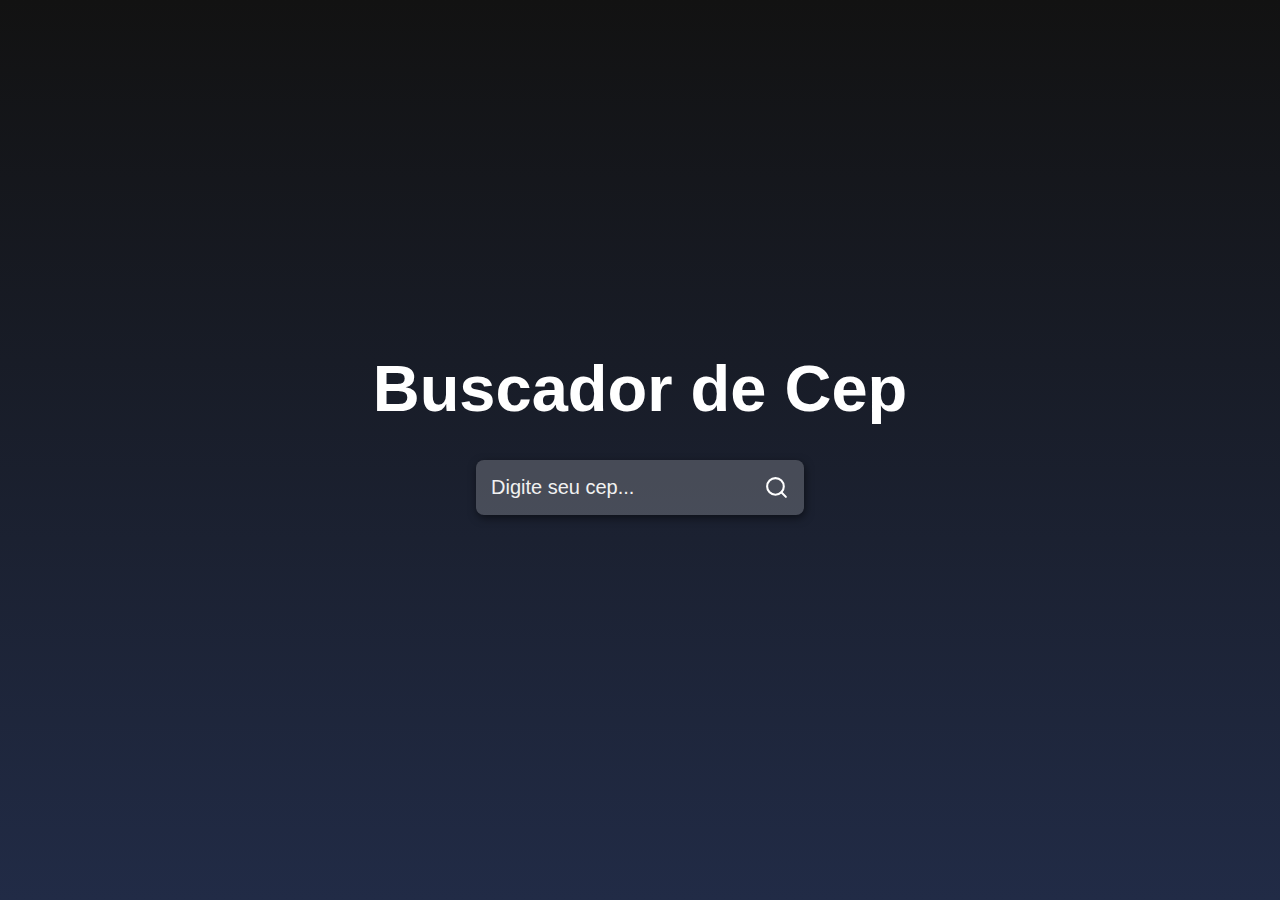
<file: buscador-de-ceps/index.html>
<!doctype html><html lang="en"><head><meta charset="utf-8"/><link rel="icon" href="./favicon.ico"/><meta name="viewport" content="width=device-width,initial-scale=1"/><meta name="theme-color" content="#000000"/><meta name="description" content="Web site created using create-react-app"/><link rel="apple-touch-icon" href="./logo192.png"/><link rel="manifest" href="./manifest.json"/><title>Buscador de CEP</title><script defer="defer" src="./static/js/main.dd45247c.js"></script><link href="./static/css/main.af686768.css" rel="stylesheet"></head><body><noscript>You need to enable JavaScript to run this app.</noscript><div id="root"></div></body></html>
</file>
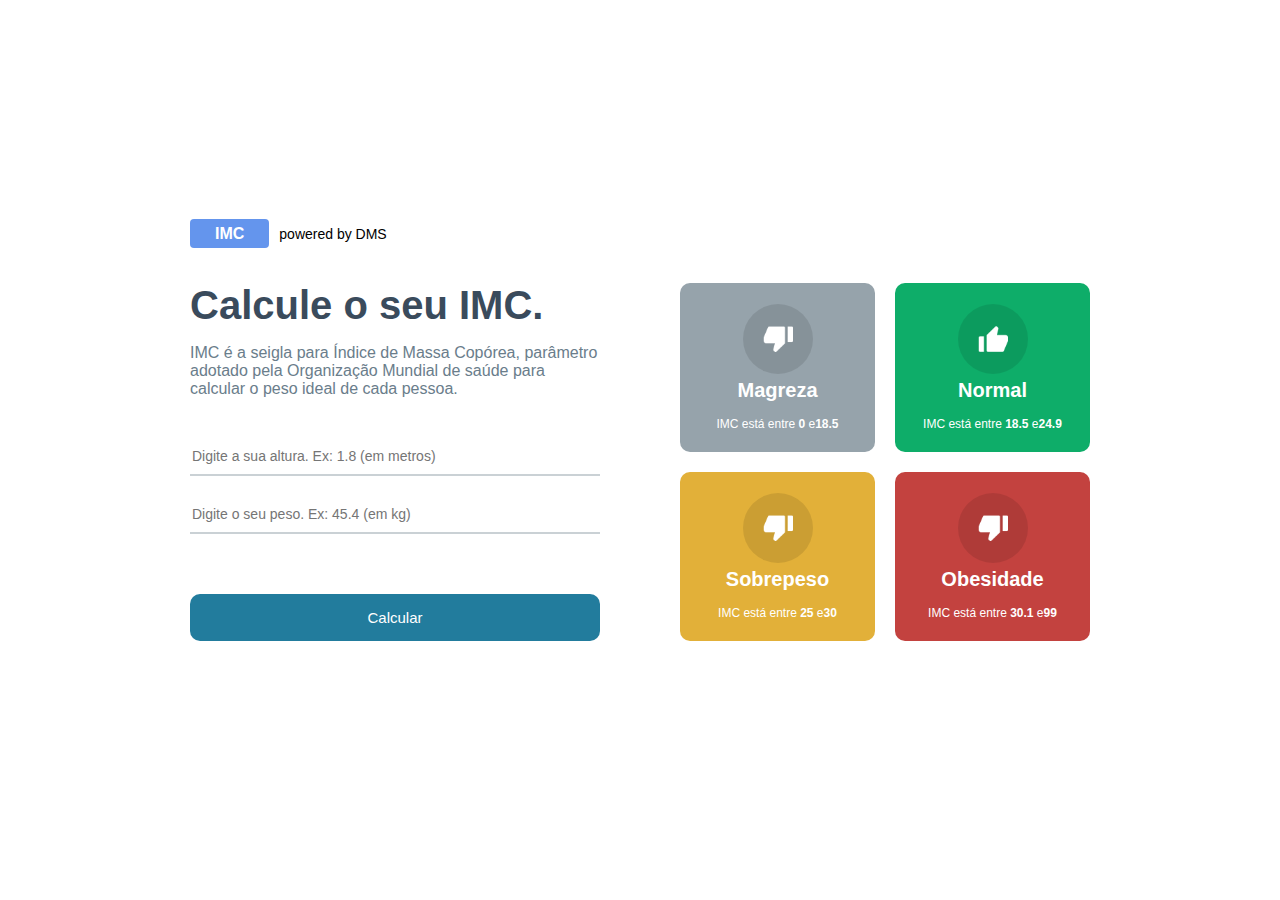
<file: calculadora-imc-ts/index.html>
<!doctype html><html lang="en"><head><meta charset="utf-8"/><link rel="icon" href="./favicon.ico"/><meta name="viewport" content="width=device-width,initial-scale=1"/><meta name="theme-color" content="#000000"/><meta name="description" content="Web site created using create-react-app"/><link rel="apple-touch-icon" href="./logo192.png"/><link rel="manifest" href="./manifest.json"/><title>React App</title><script defer="defer" src="./static/js/main.00e07a12.js"></script><link href="./static/css/main.7c6465ea.css" rel="stylesheet"></head><body><noscript>You need to enable JavaScript to run this app.</noscript><div id="root"></div></body></html>
</file>
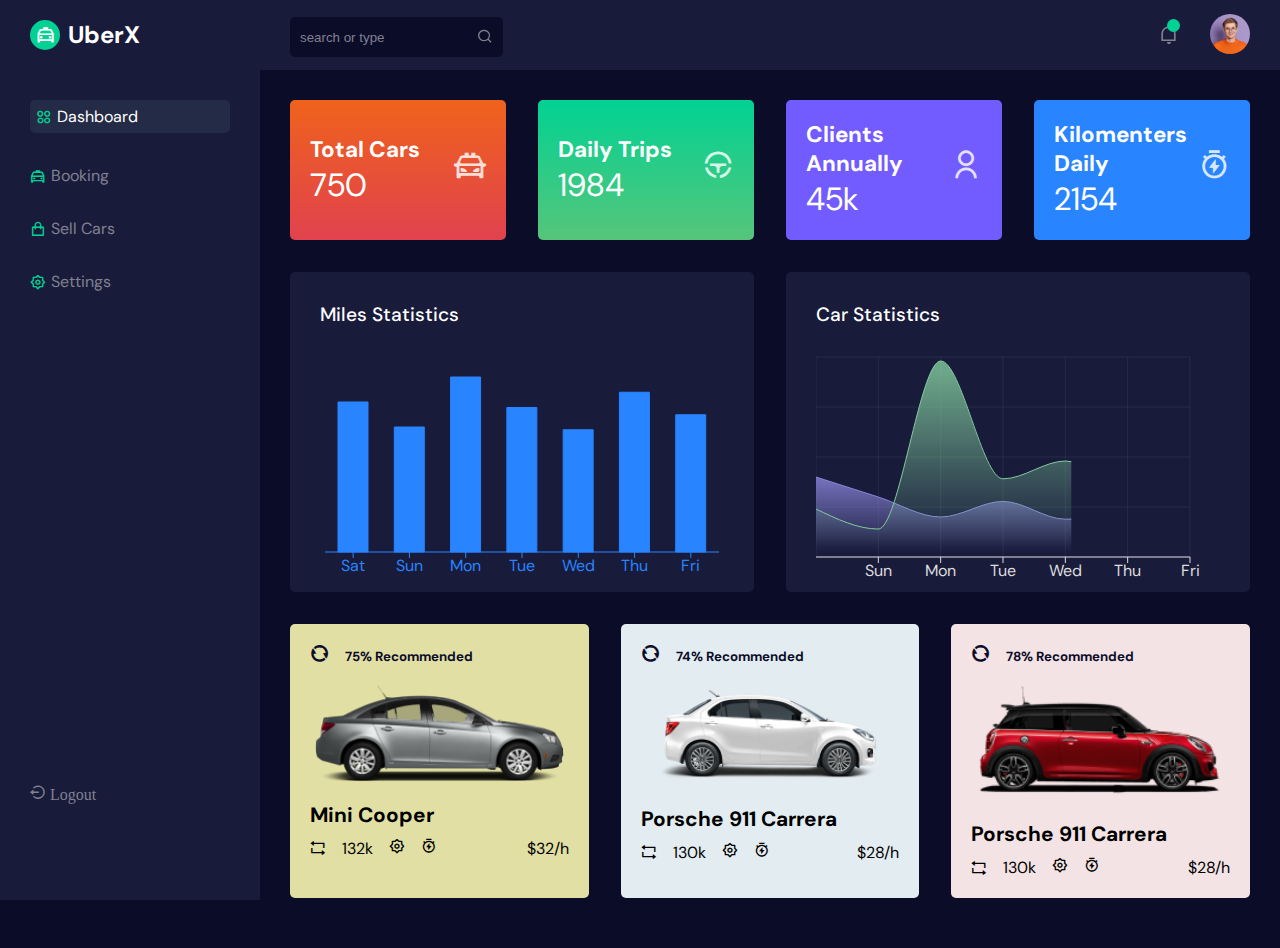
<file: car-dashboard/index.html>
<!doctype html><html lang="en"><head><meta charset="utf-8"/><link rel="icon" href="./favicon.ico"/><meta name="viewport" content="width=device-width,initial-scale=1"/><meta name="theme-color" content="#000000"/><meta name="description" content="Web site created using create-react-app"/><link rel="apple-touch-icon" href="./logo192.png"/><link rel="manifest" href="./manifest.json"/><title>React App</title><script defer="defer" src="./static/js/main.965863ba.js"></script><link href="./static/css/main.1a3bf894.css" rel="stylesheet"></head><body><noscript>You need to enable JavaScript to run this app.</noscript><div id="root"></div></body></html>
</file>
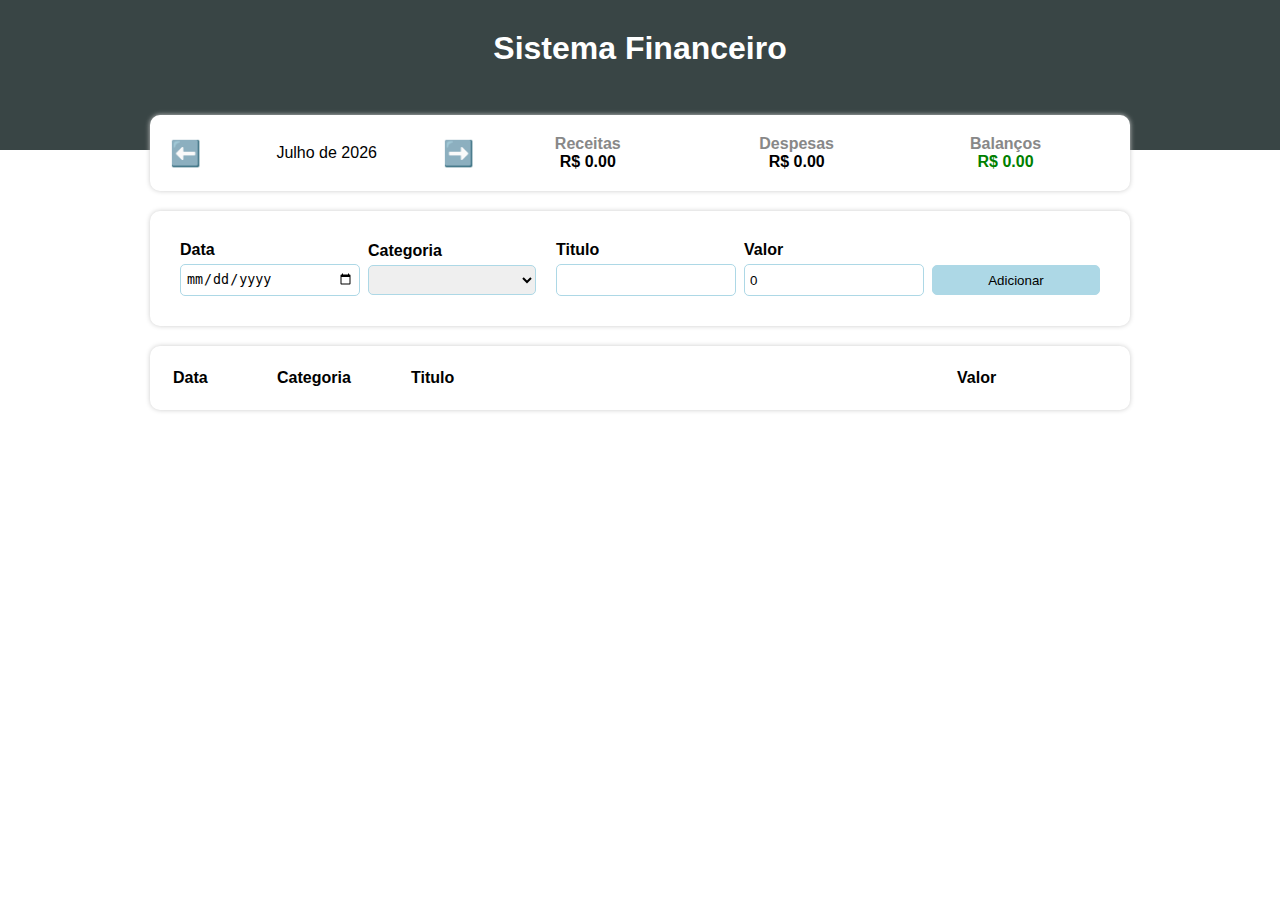
<file: expanse-tracker/index.html>
<!doctype html><html lang="en"><head><meta charset="utf-8"/><link rel="icon" href="./favicon.ico"/><meta name="viewport" content="width=device-width,initial-scale=1"/><meta name="theme-color" content="#000000"/><meta name="description" content="Web site created using create-react-app"/><link rel="apple-touch-icon" href="./logo192.png"/><link rel="manifest" href="./manifest.json"/><title>React App</title><script defer="defer" src="./static/js/main.ff4d518e.js"></script><link href="./static/css/main.e6c13ad2.css" rel="stylesheet"></head><body><noscript>You need to enable JavaScript to run this app.</noscript><div id="root"></div></body></html>
</file>
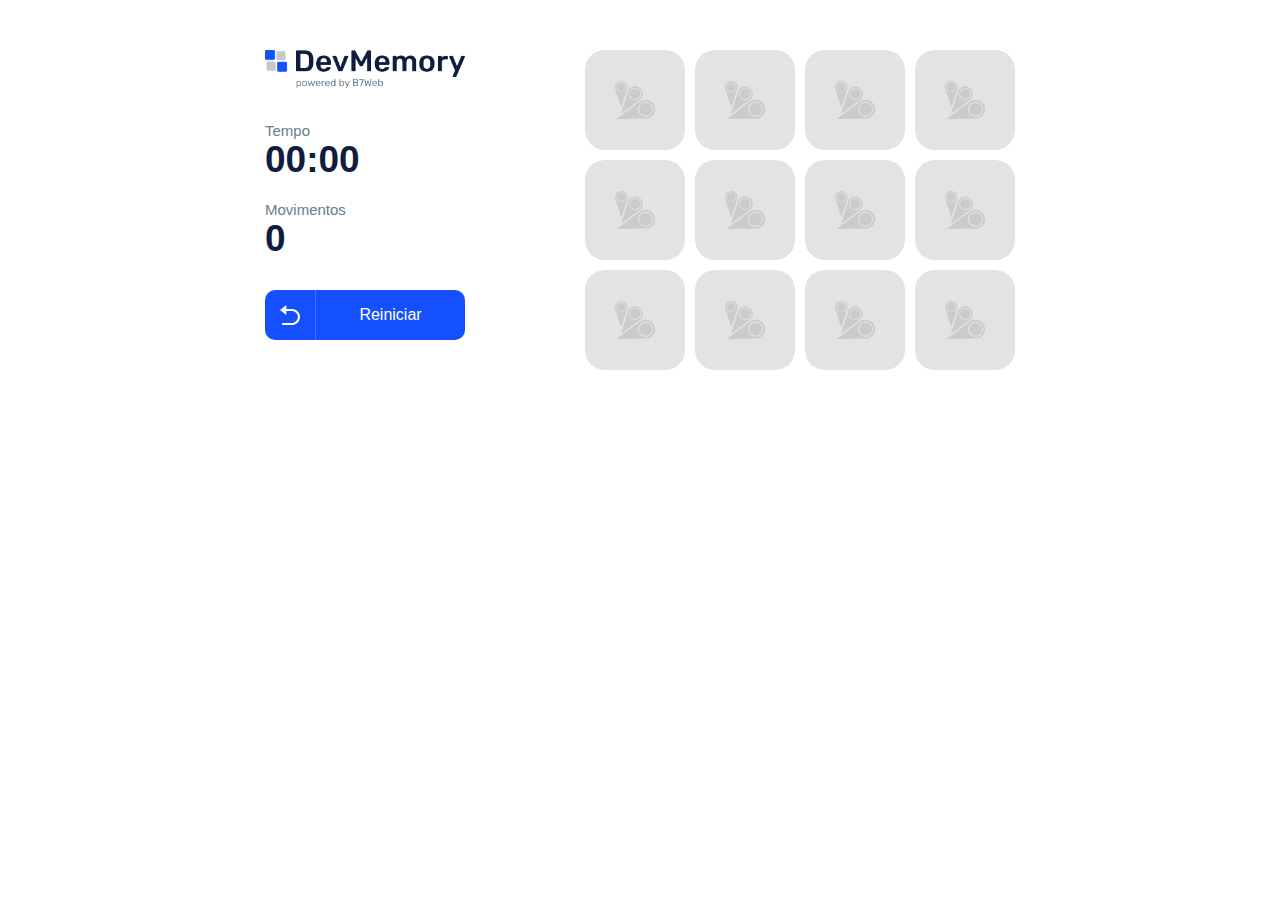
<file: game-memory-ts/index.html>
<!doctype html><html lang="en"><head><meta charset="utf-8"/><link rel="icon" href="./favicon.ico"/><meta name="viewport" content="width=device-width,initial-scale=1"/><meta name="theme-color" content="#000000"/><meta name="description" content="Web site created using create-react-app"/><link rel="apple-touch-icon" href="./logo192.png"/><link rel="manifest" href="./manifest.json"/><title>React App</title><script defer="defer" src="./static/js/main.60233c91.js"></script><link href="./static/css/main.e6c13ad2.css" rel="stylesheet"></head><body><noscript>You need to enable JavaScript to run this app.</noscript><div id="root"></div></body></html>
</file>
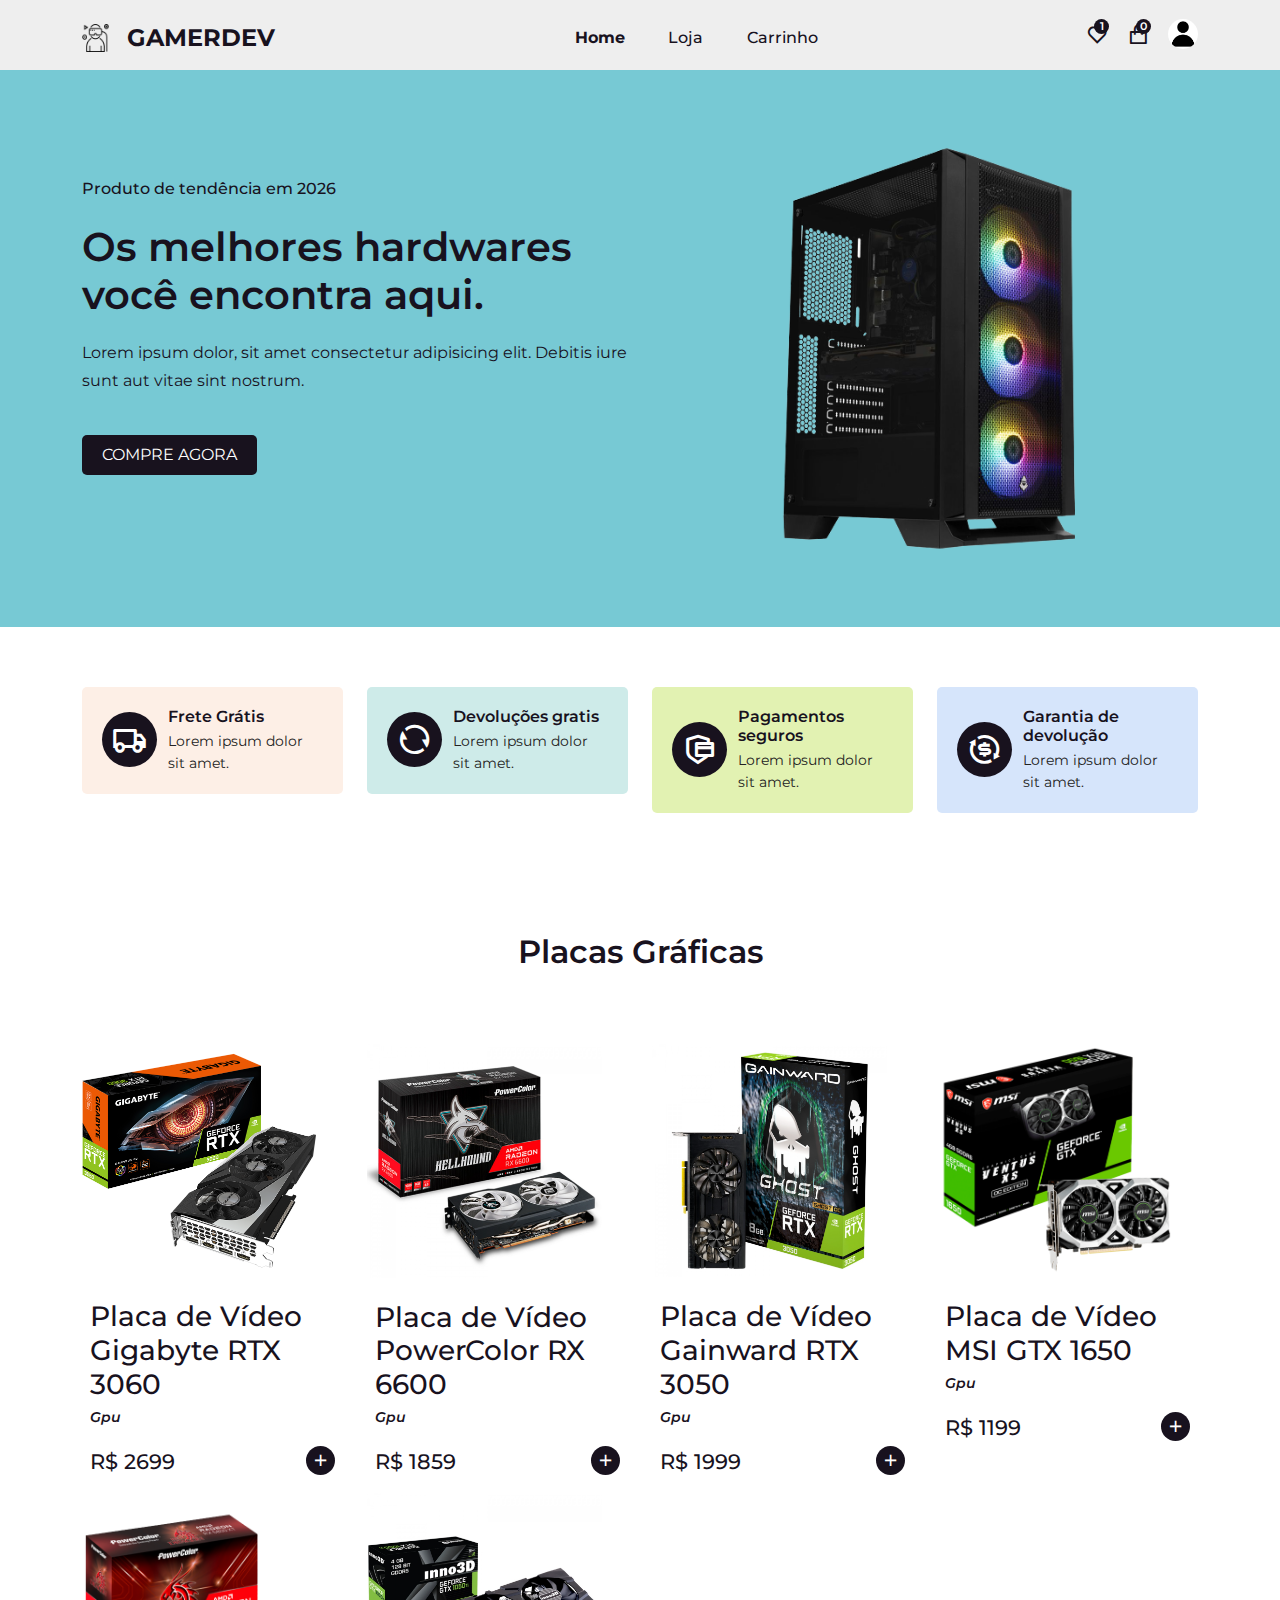
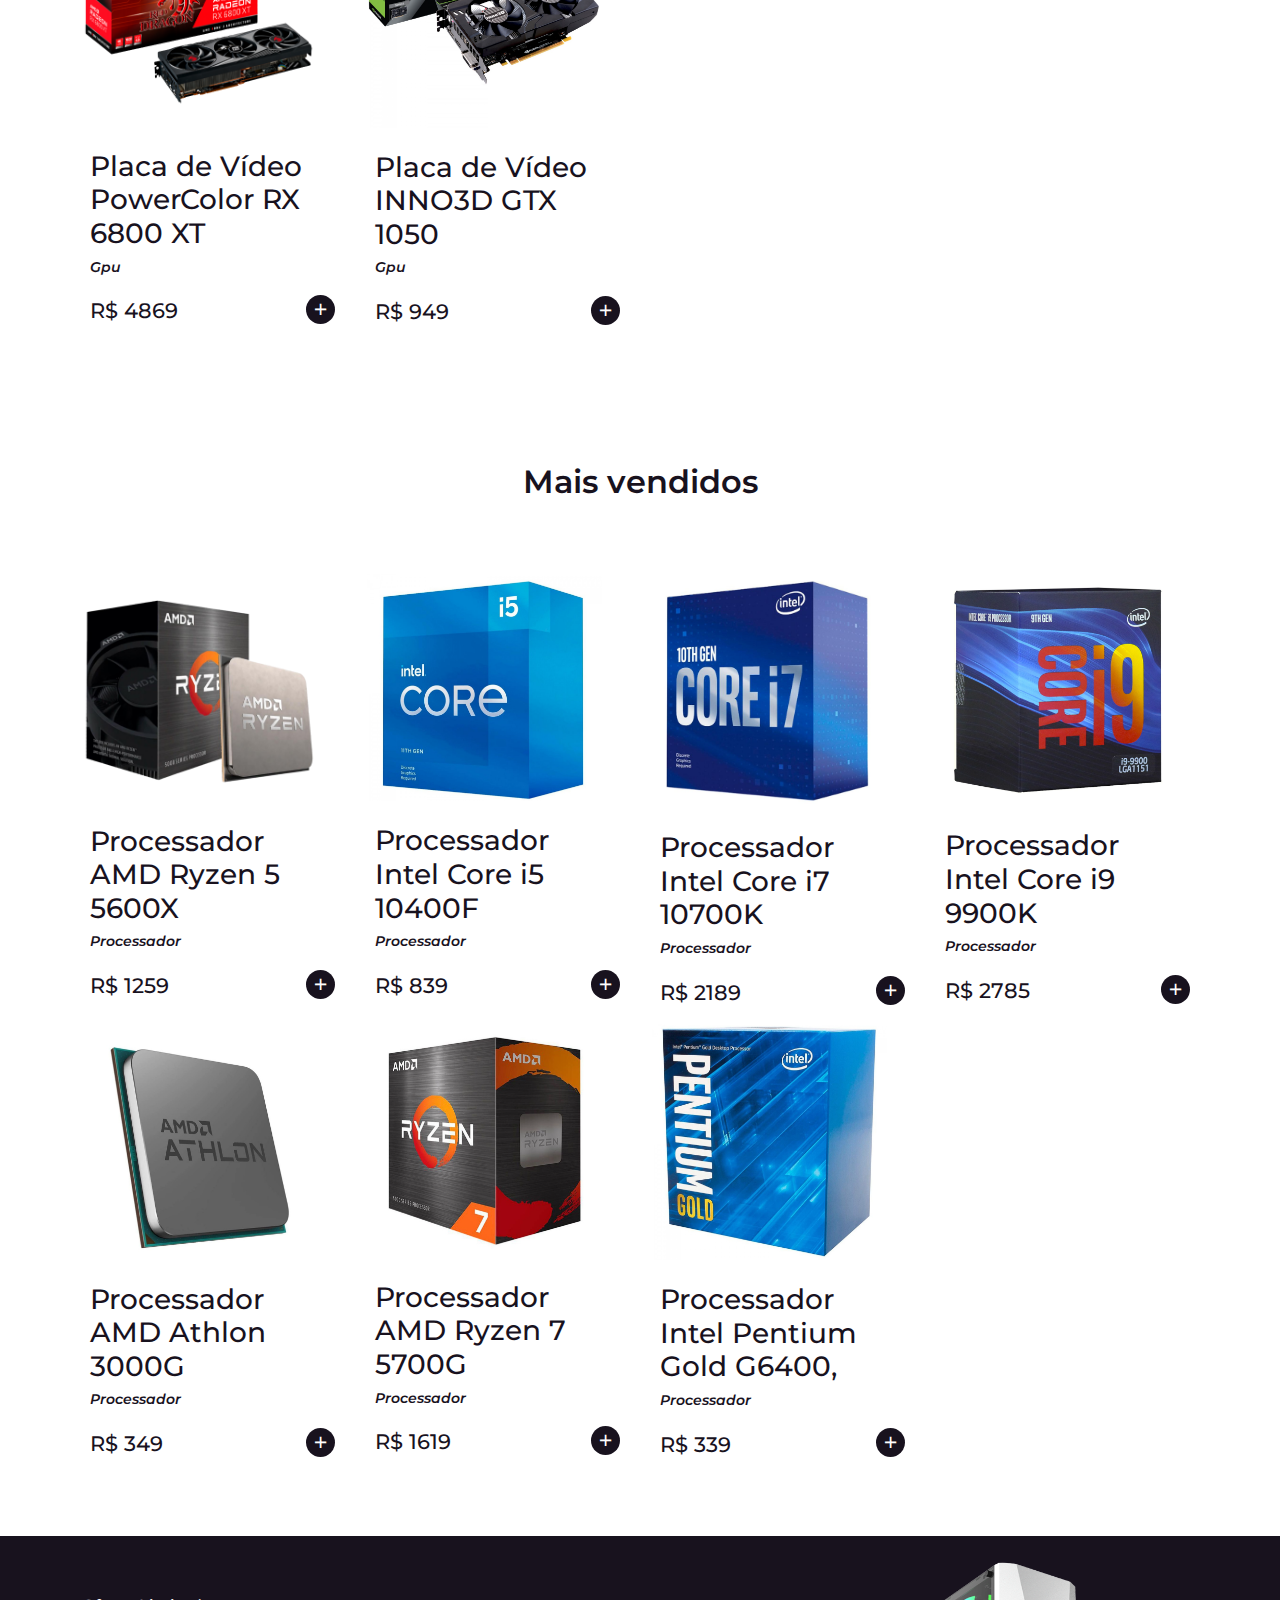
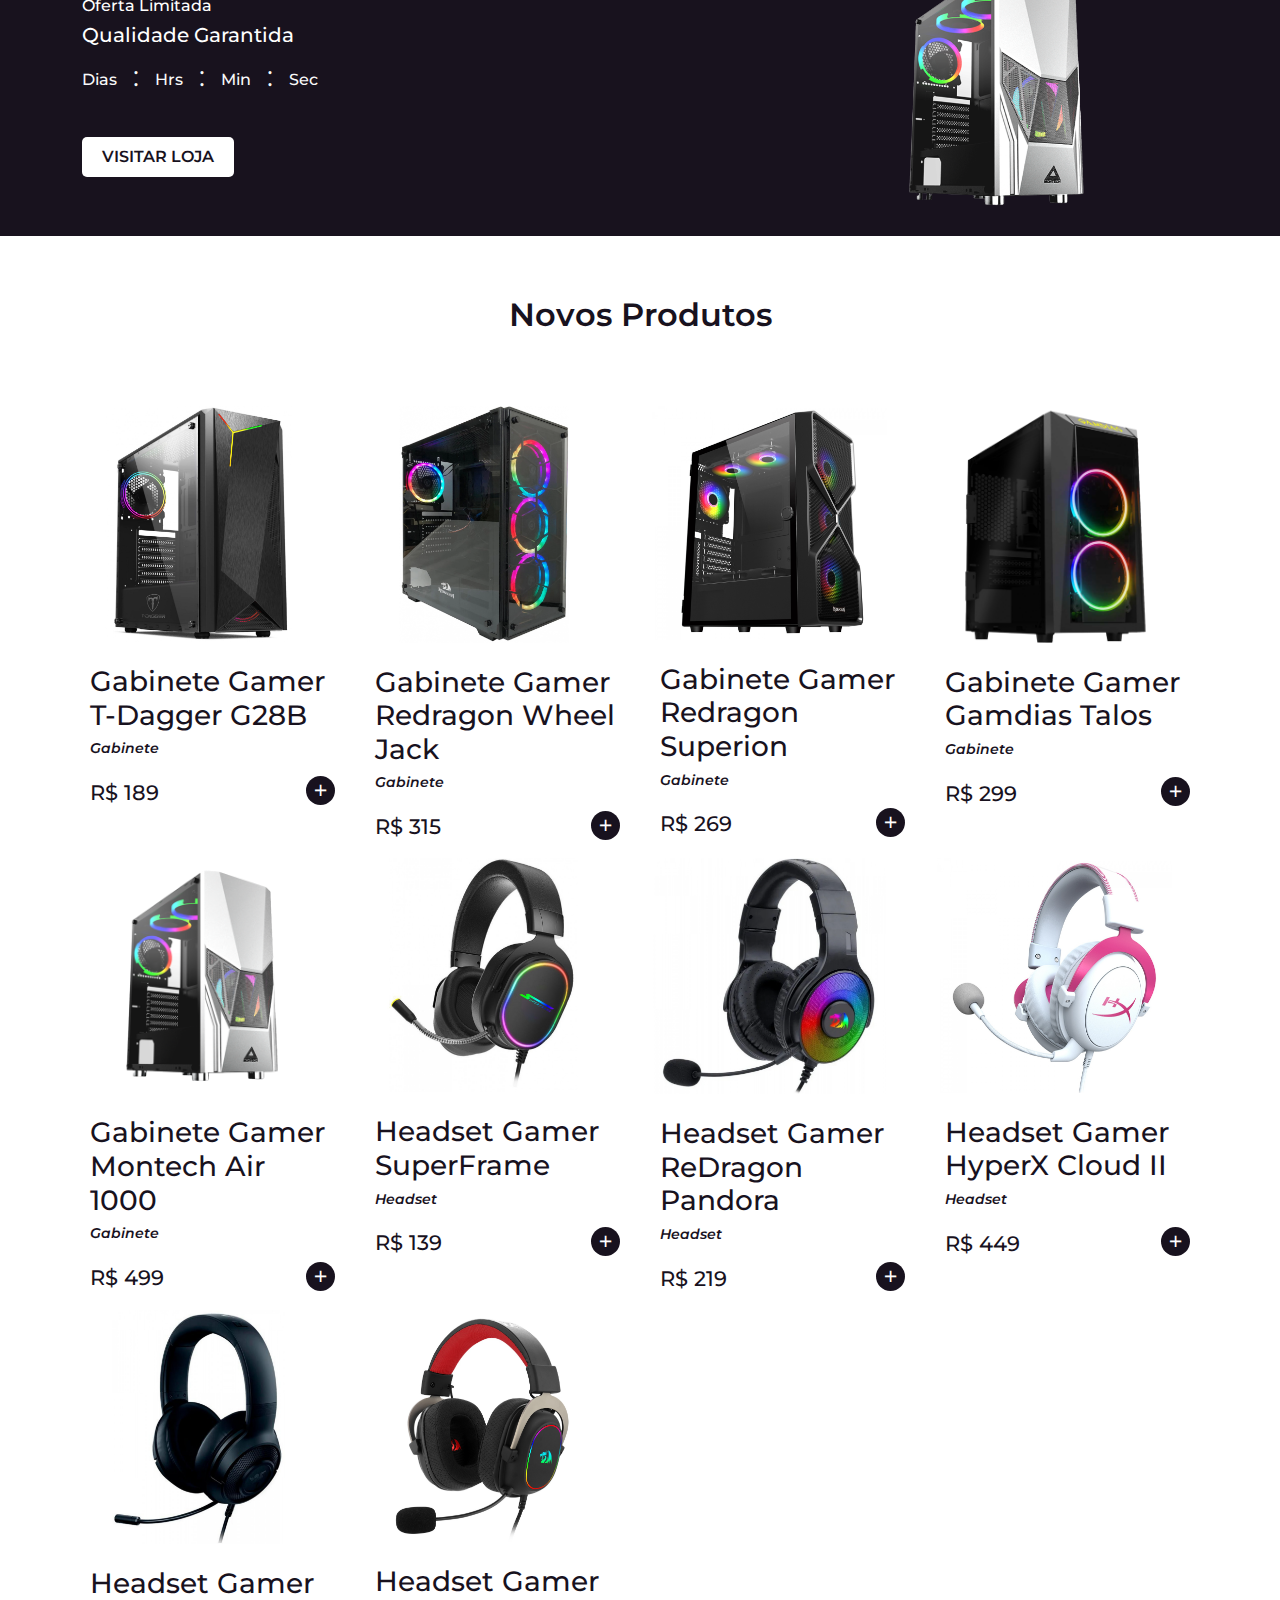
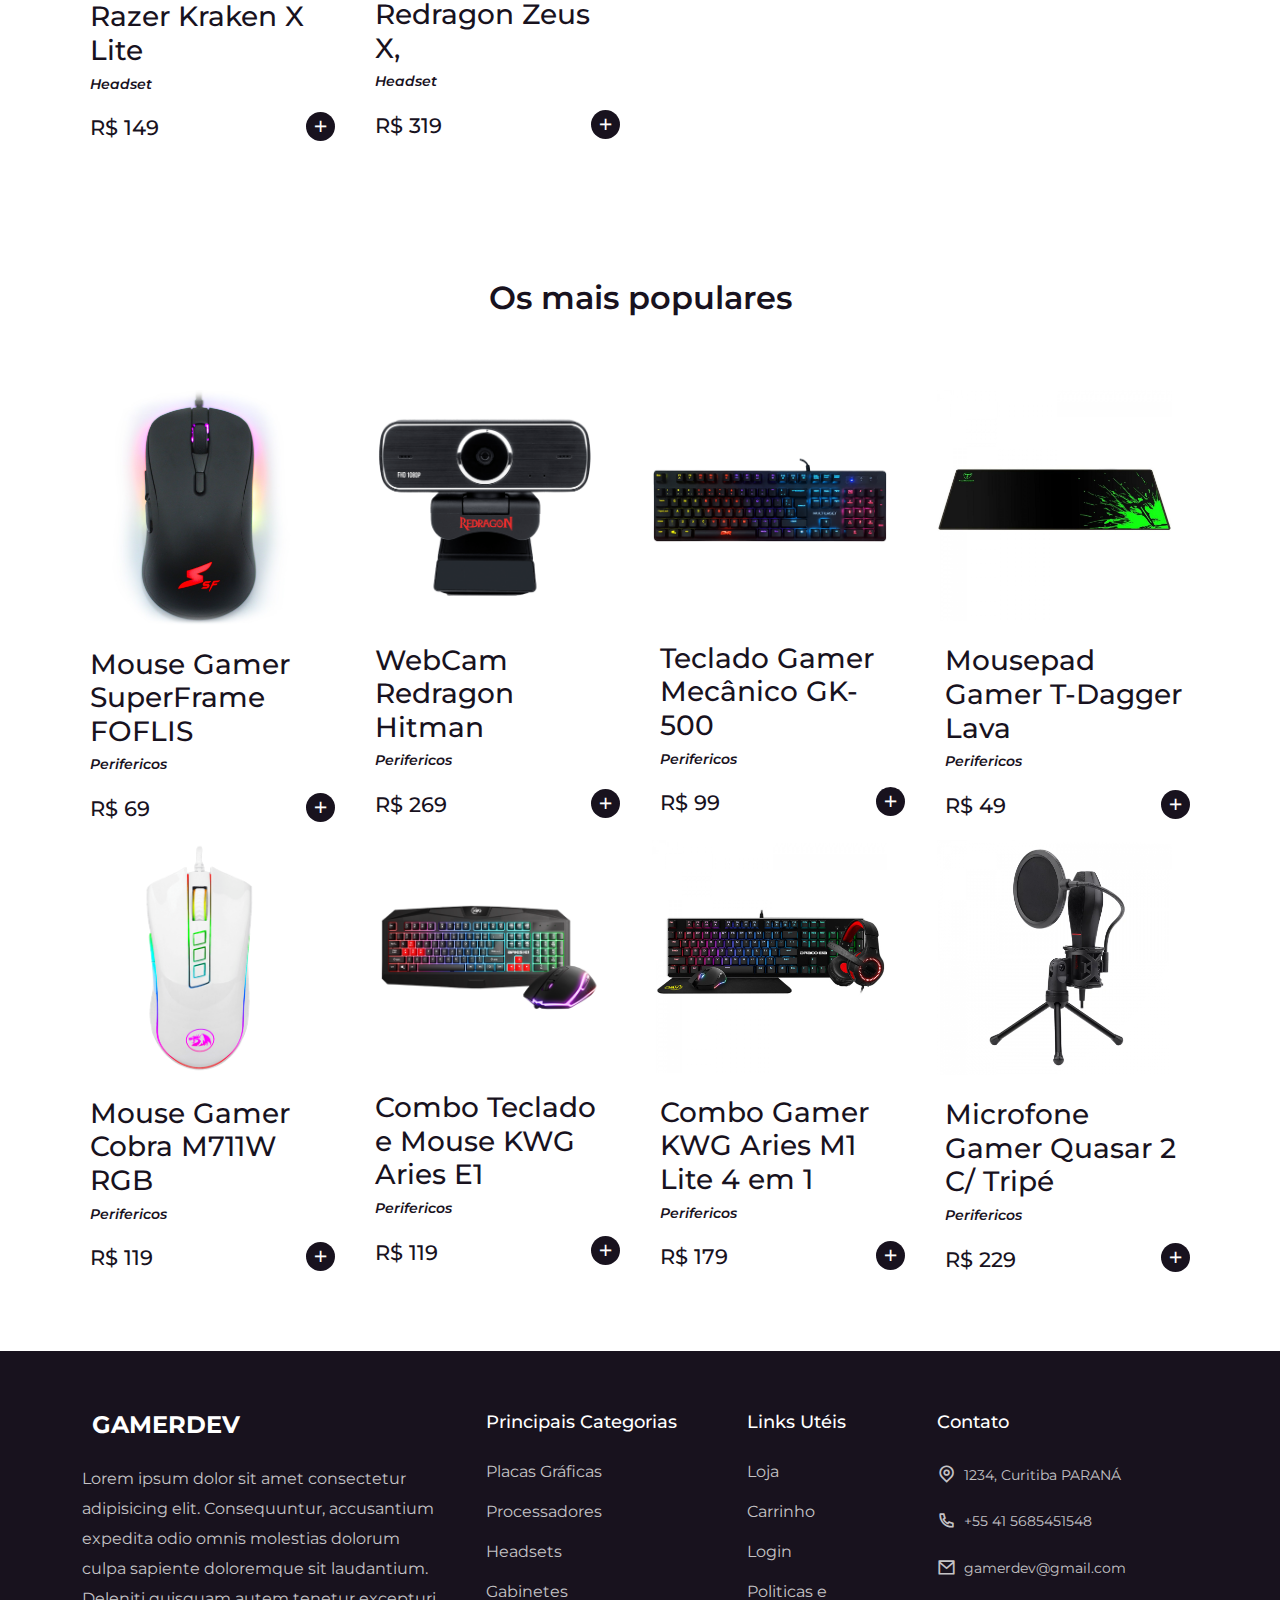
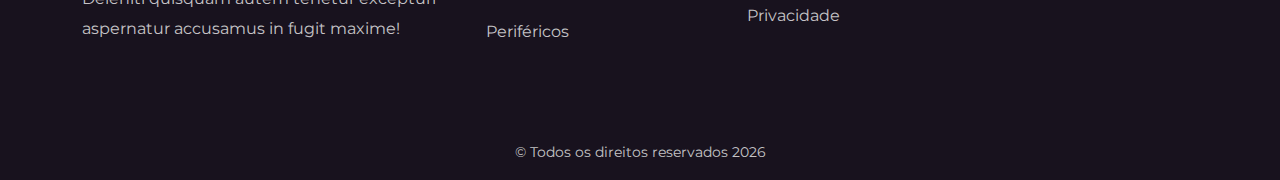
<file: gamerdev/index.html>
<!doctype html><html lang="en"><head><meta charset="utf-8"/><link rel="icon" href="./favicon.ico"/><meta name="viewport" content="width=device-width,initial-scale=1"/><meta name="theme-color" content="#000000"/><meta name="description" content="Web site created using create-react-app"/><link rel="apple-touch-icon" href="./logo192.png"/><link rel="manifest" href="./manifest.json"/><title>React App</title><script defer="defer" src="./static/js/main.19801b84.js"></script><link href="./static/css/main.469998a8.css" rel="stylesheet"></head><body><noscript>You need to enable JavaScript to run this app.</noscript><div id="root"></div></body></html>
</file>
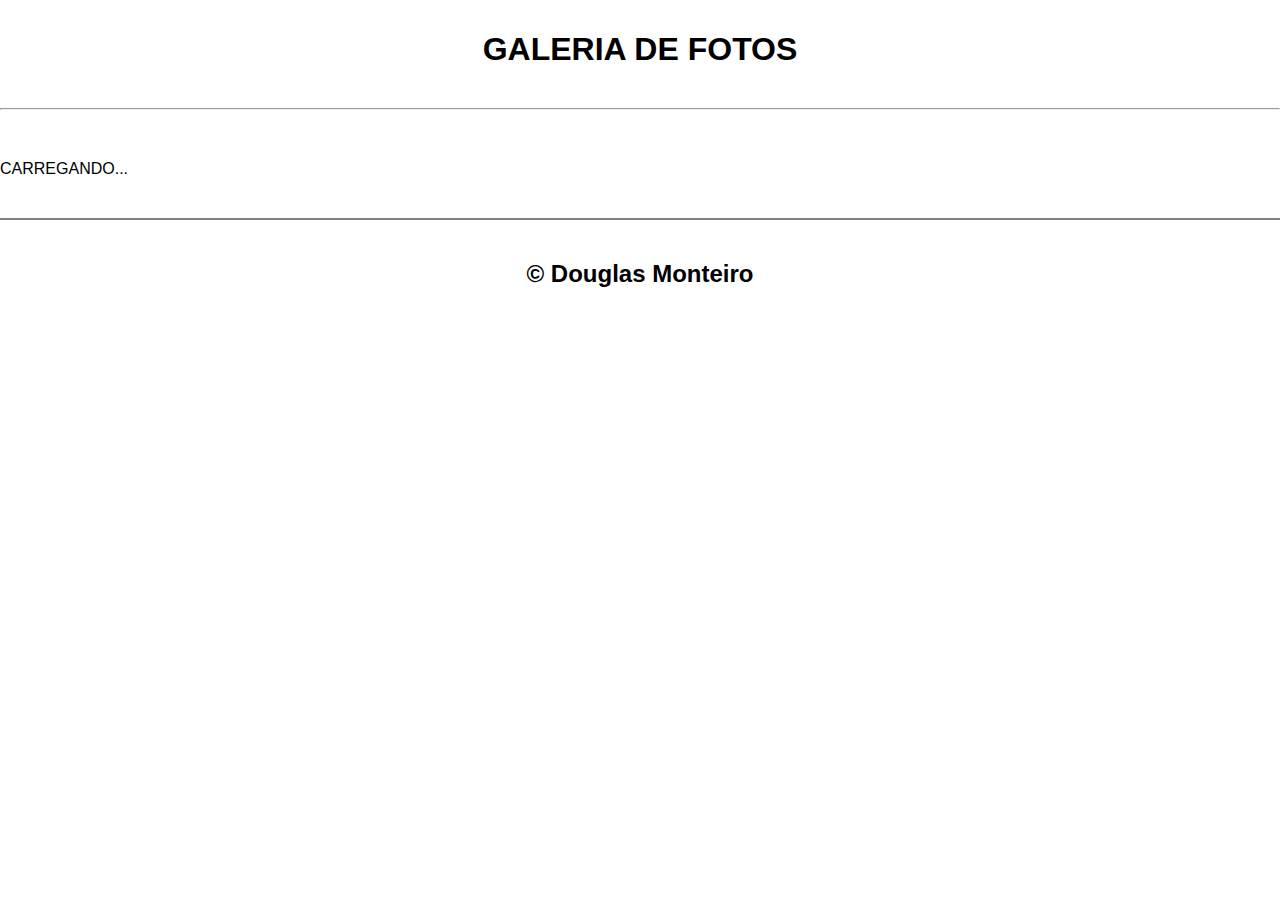
<file: json-placeholder/index.html>
<!doctype html><html lang="en"><head><meta charset="utf-8"/><link rel="icon" href="./favicon.ico"/><meta name="viewport" content="width=device-width,initial-scale=1"/><meta name="theme-color" content="#000000"/><meta name="description" content="Web site created using create-react-app"/><link rel="apple-touch-icon" href="./logo192.png"/><link rel="manifest" href="./manifest.json"/><title>React App</title><script defer="defer" src="./static/js/main.52958de8.js"></script><link href="./static/css/main.eb96d89b.css" rel="stylesheet"></head><body><noscript>You need to enable JavaScript to run this app.</noscript><div id="root"></div></body></html>
</file>
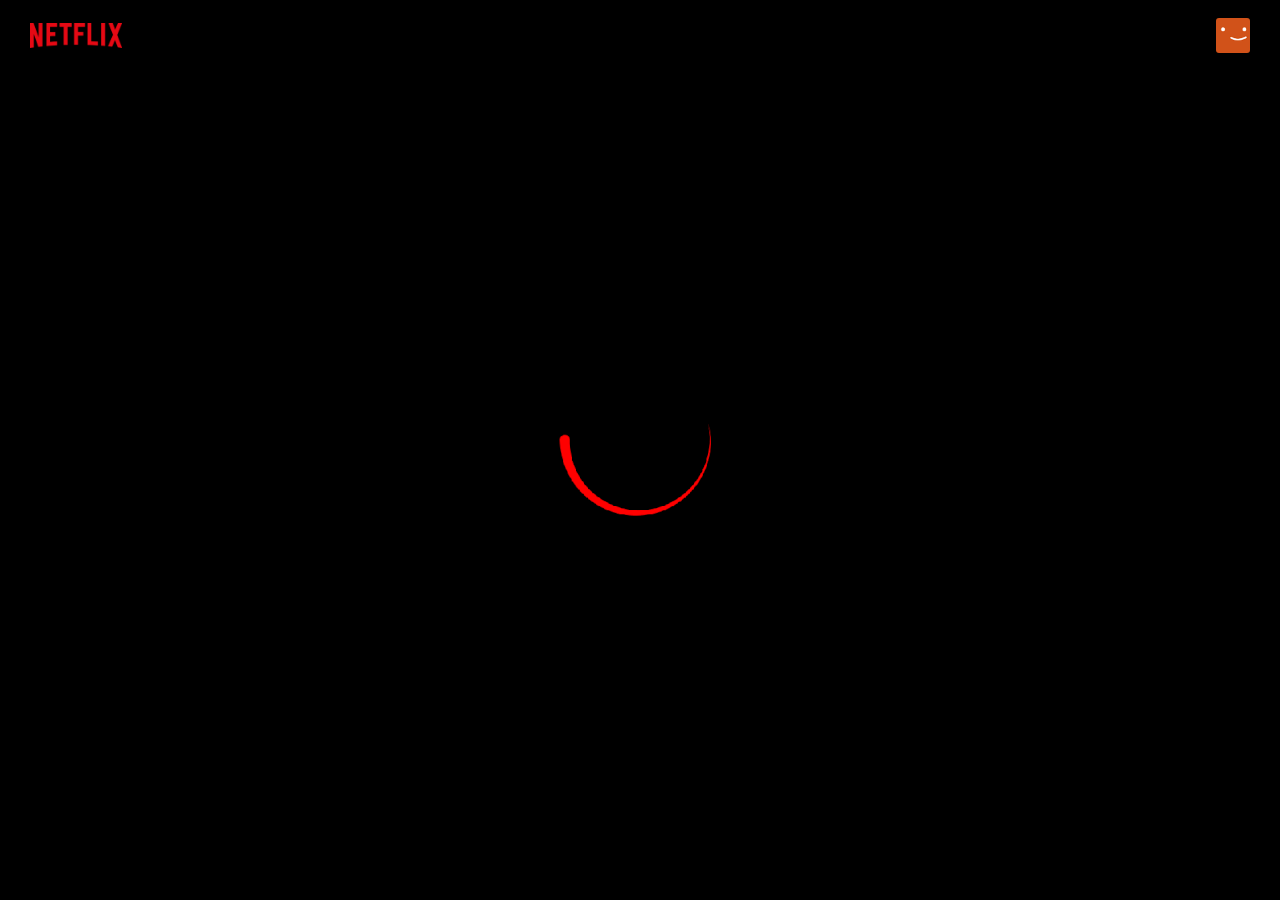
<file: netflix-clone/index.html>
<!doctype html><html lang="en"><head><meta charset="utf-8"/><link rel="icon" href="./favicon.ico"/><meta name="viewport" content="width=device-width,initial-scale=1"/><meta name="theme-color" content="#000000"/><meta name="description" content="Web site created using create-react-app"/><link rel="apple-touch-icon" href="./logo192.png"/><link rel="manifest" href="./manifest.json"/><title>React App</title><script defer="defer" src="./static/js/main.27197588.js"></script><link href="./static/css/main.f4b23d5d.css" rel="stylesheet"></head><body><noscript>You need to enable JavaScript to run this app.</noscript><div id="root"></div></body></html>
</file>
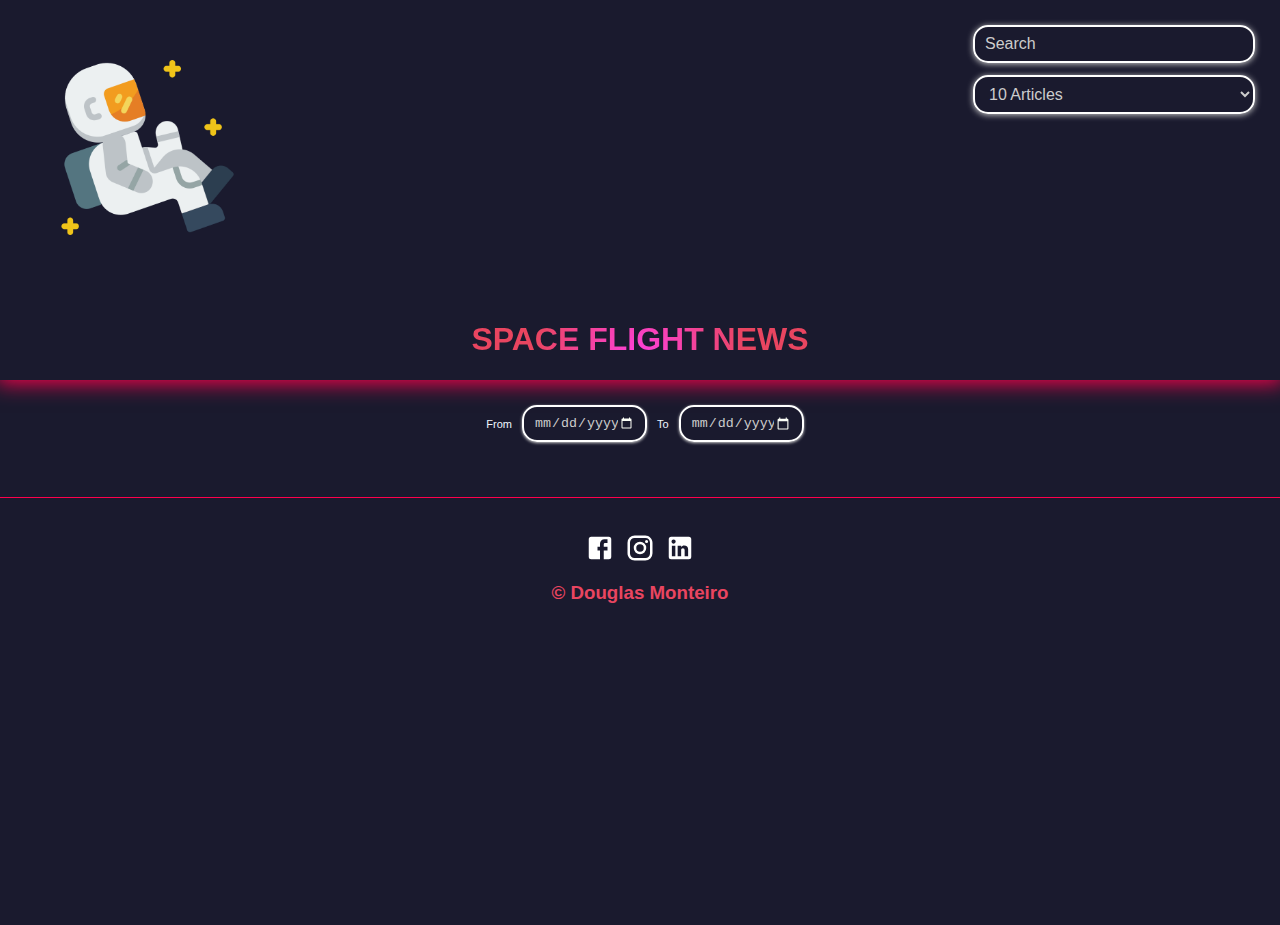
<file: space-flight-news/index.html>
<!doctype html><html lang="en"><head><meta charset="utf-8"/><link rel="icon" href="./favicon.ico"/><meta name="viewport" content="width=device-width,initial-scale=1"/><meta name="theme-color" content="#000000"/><meta name="description" content="Web site created using create-react-app"/><link rel="apple-touch-icon" href="./logo192.png"/><link rel="manifest" href="./manifest.json"/><title>React App</title><script defer="defer" src="./static/js/main.c1814e77.js"></script><link href="./static/css/main.fd75c485.css" rel="stylesheet"></head><body><noscript>You need to enable JavaScript to run this app.</noscript><div id="root"></div></body></html>
</file>
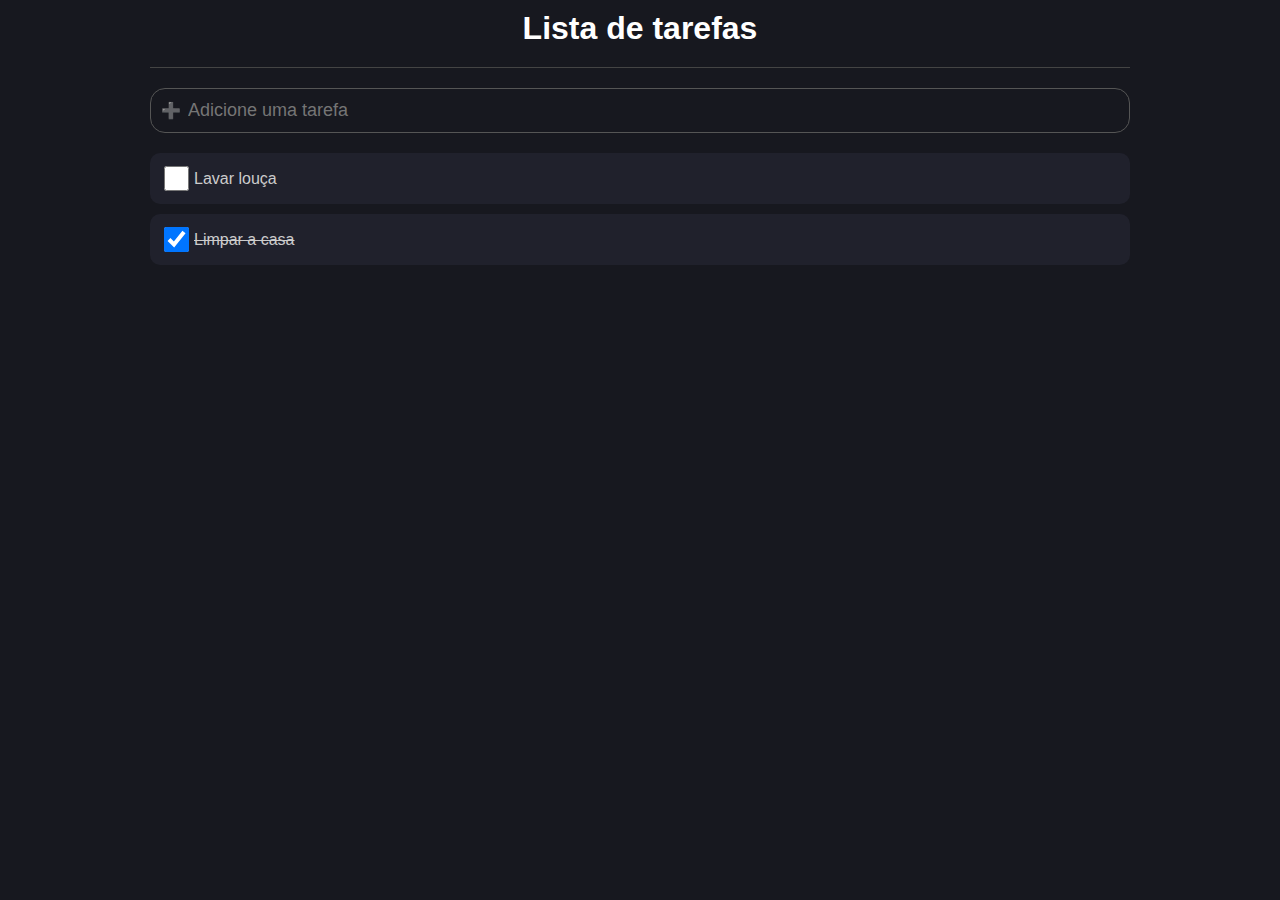
<file: todo-ts/index.html>
<!doctype html><html lang="en"><head><meta charset="utf-8"/><link rel="icon" href="./favicon.ico"/><meta name="viewport" content="width=device-width,initial-scale=1"/><meta name="theme-color" content="#000000"/><meta name="description" content="Web site created using create-react-app"/><link rel="apple-touch-icon" href="./logo192.png"/><link rel="manifest" href="./manifest.json"/><title>React App</title><script defer="defer" src="./static/js/main.20c19215.js"></script><link href="./static/css/main.e6c13ad2.css" rel="stylesheet"></head><body><noscript>You need to enable JavaScript to run this app.</noscript><div id="root"></div></body></html>
</file>
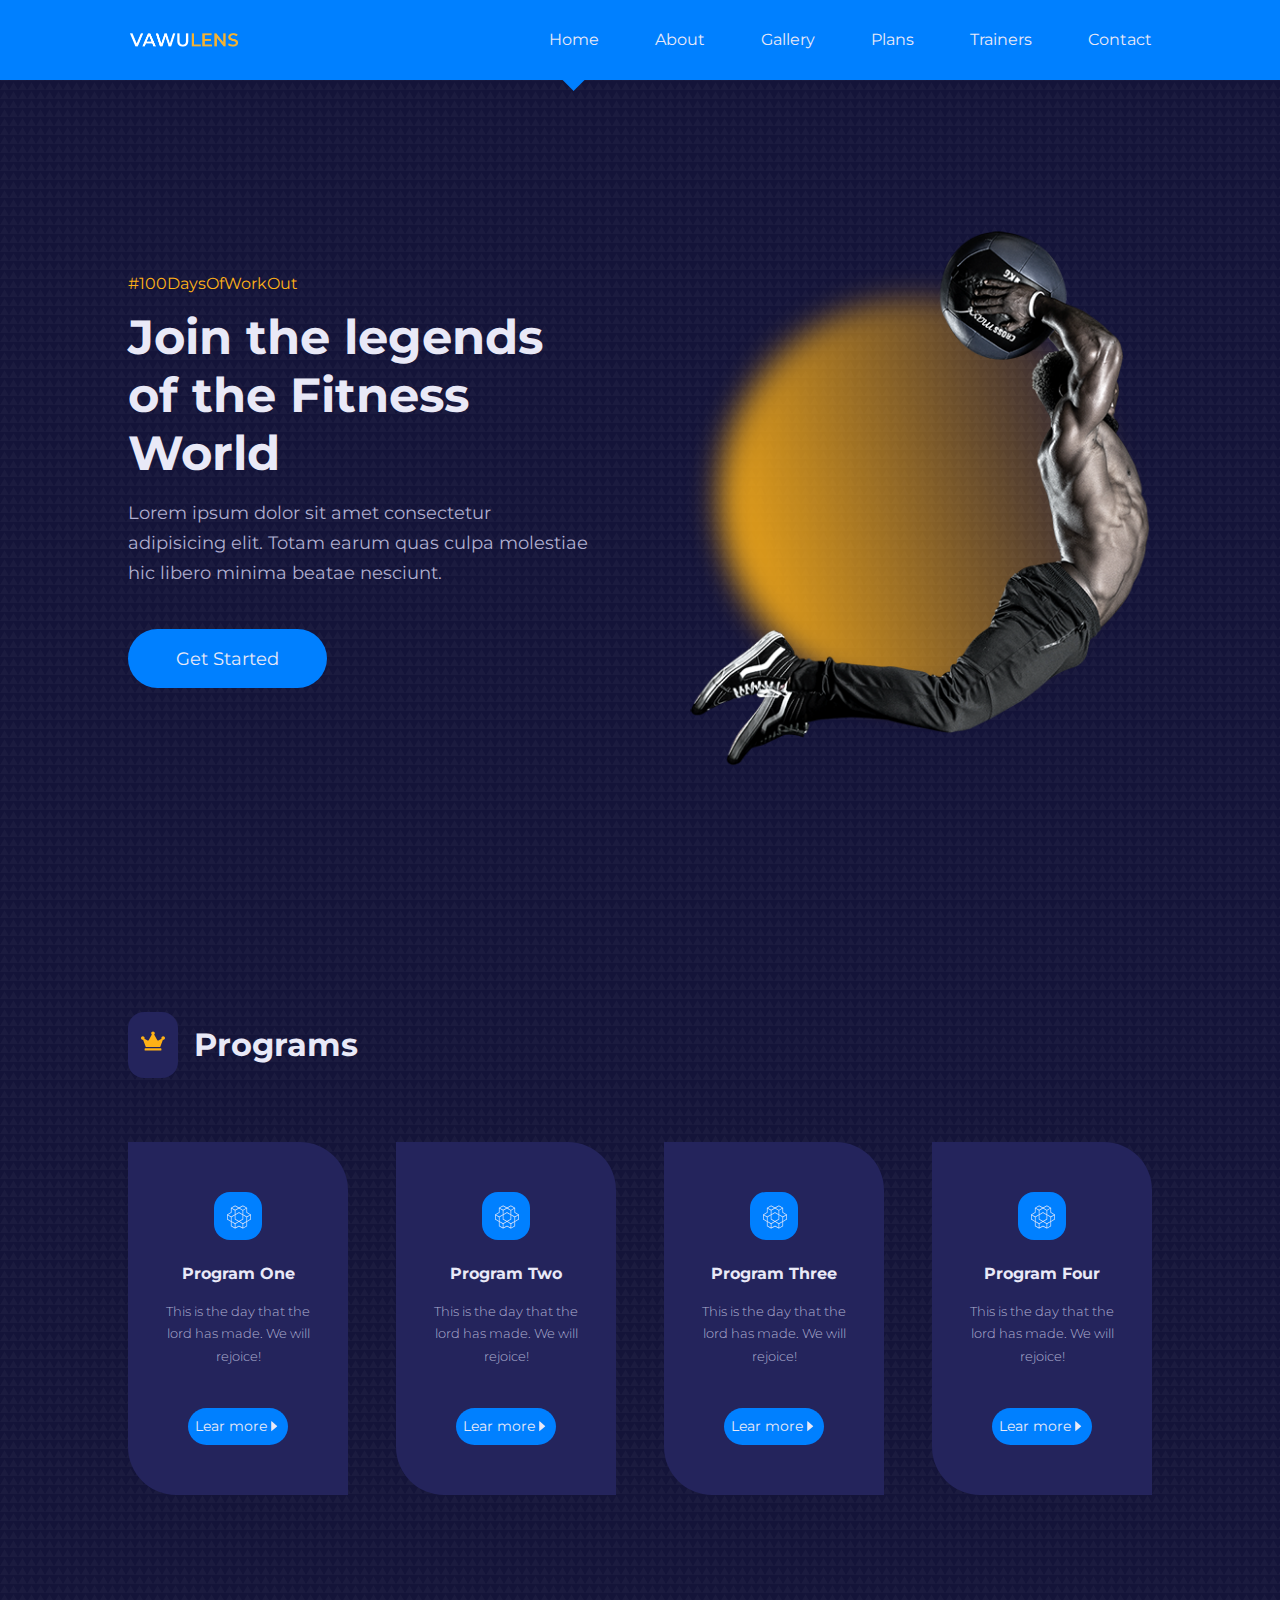
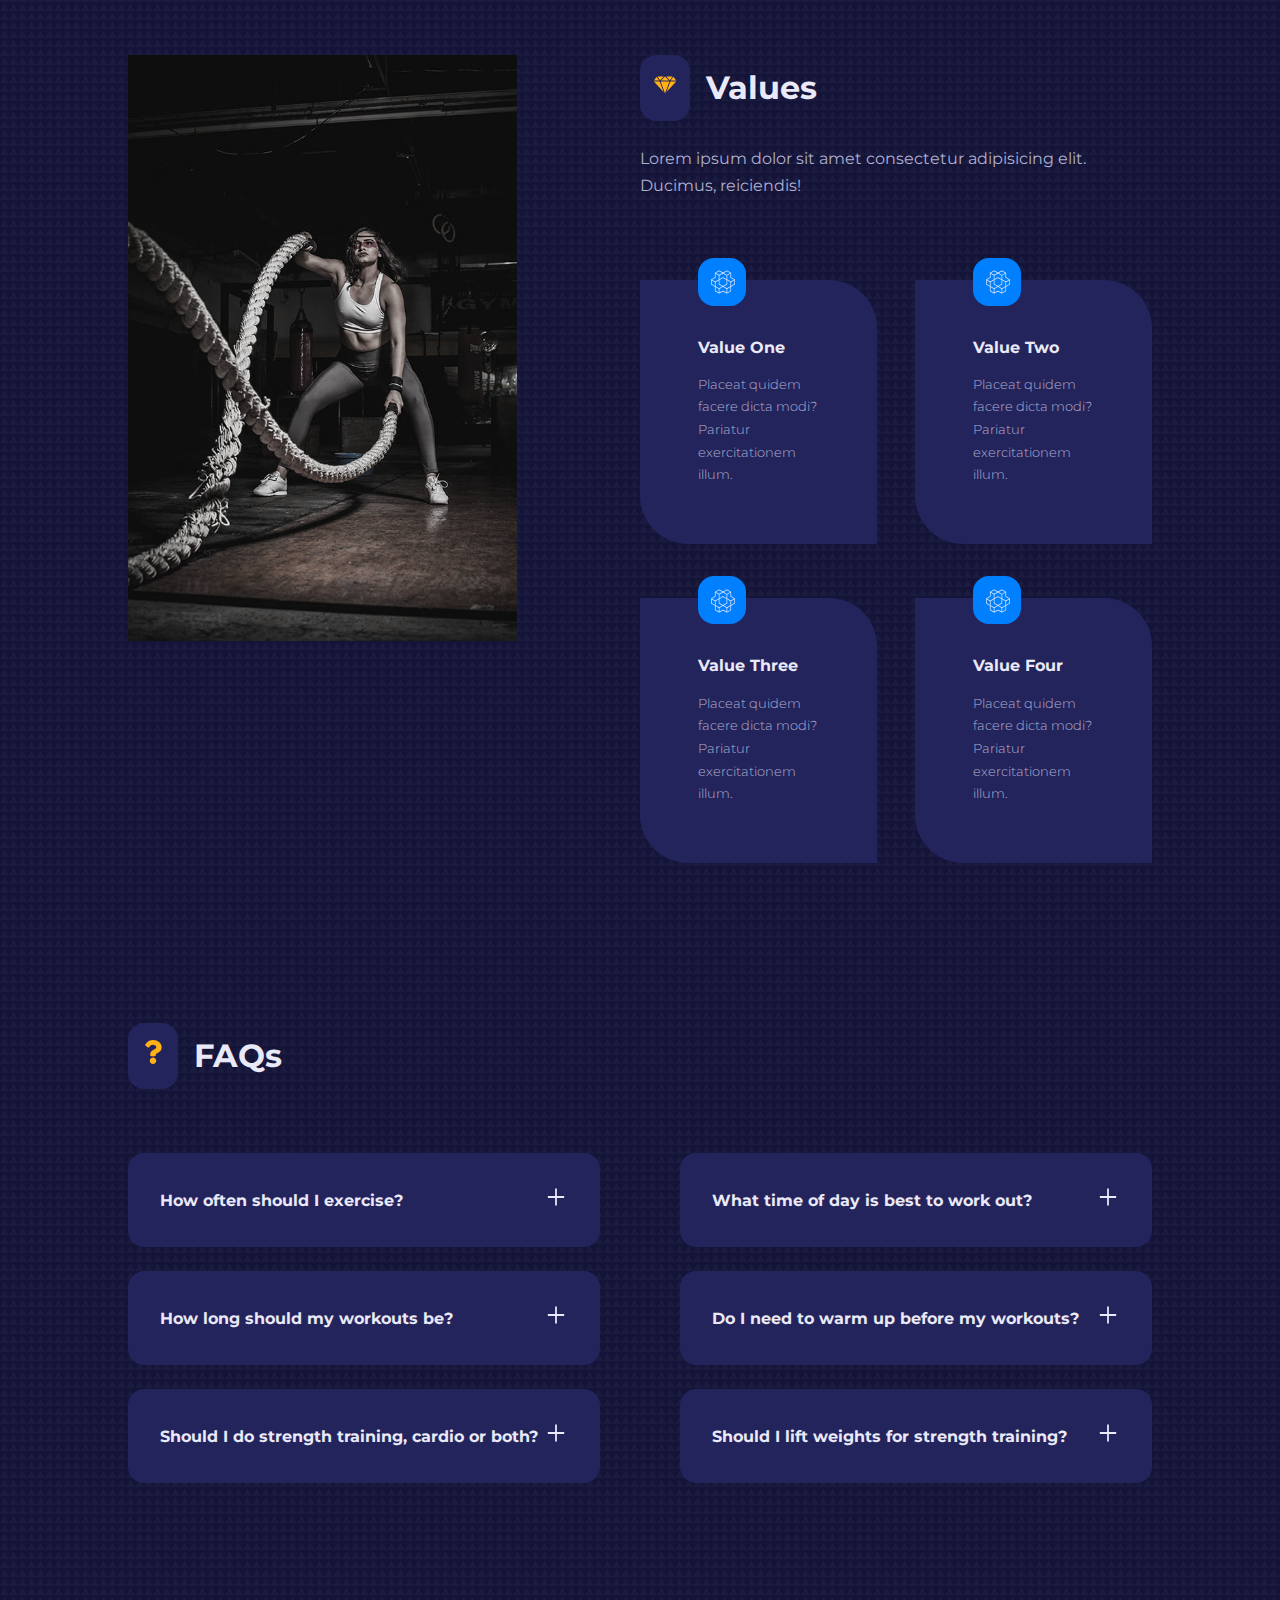
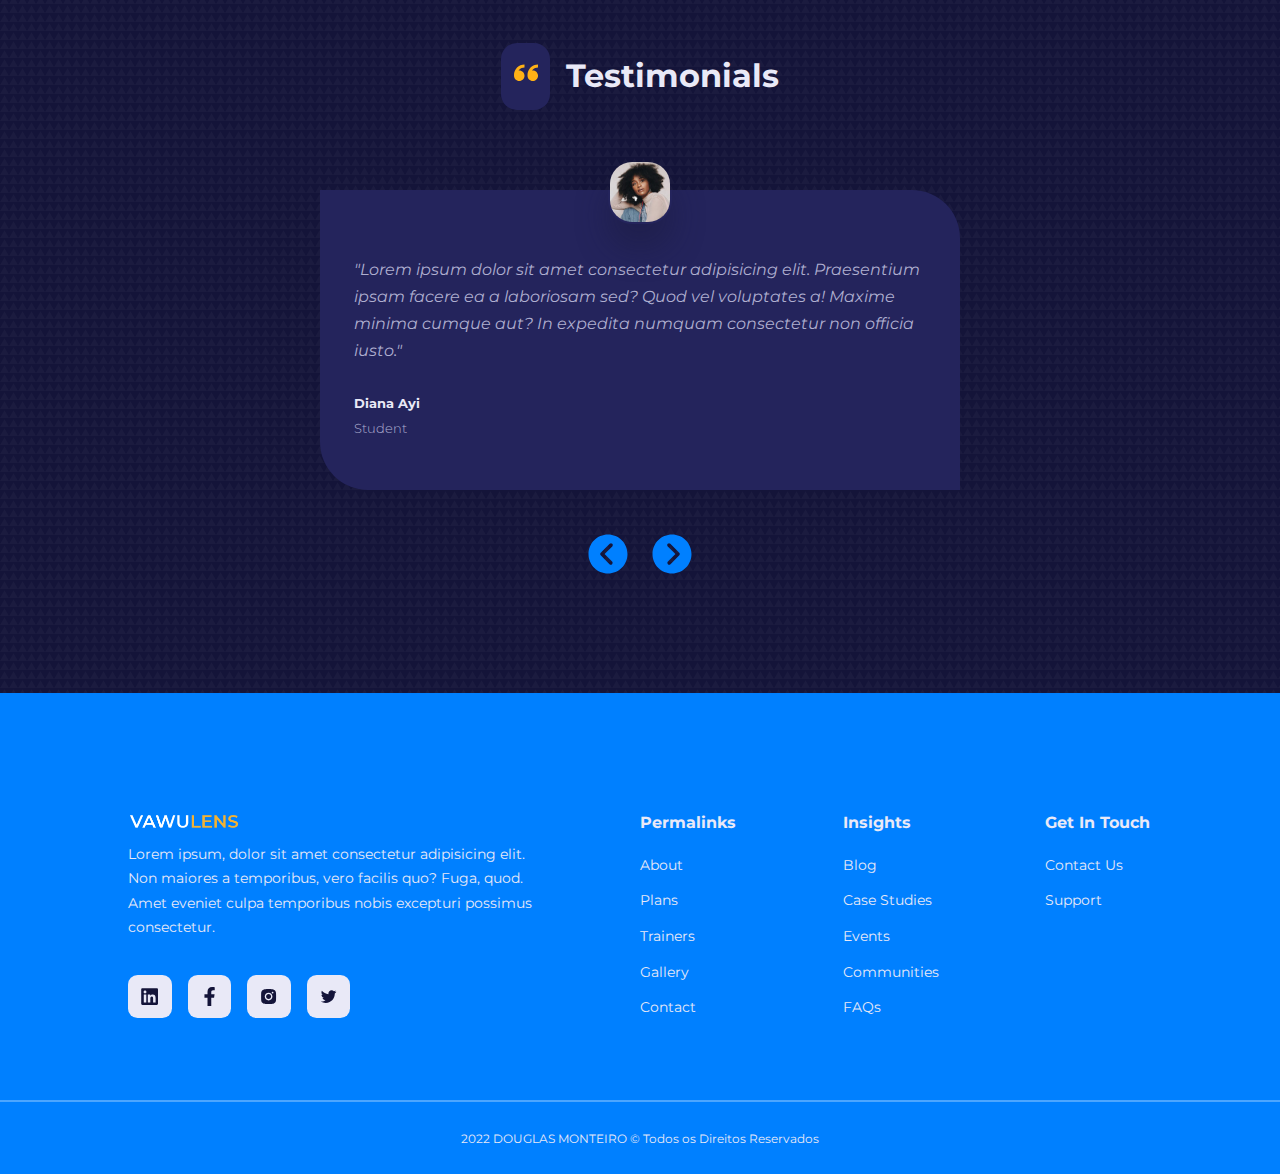
<file: workout-website/index.html>
<!doctype html><html lang="en"><head><meta charset="UTF-8"/><meta http-equiv="X-UA-Compatible" content="IE=edge"/><meta name="viewport" content="width=device-width,initial-scale=1"/><title>Responsive Modern React Website</title><link href="https://fonts.googleapis.com/css2?family=Montserrat:wght@300;400;500;600;700&display=swap" rel="stylesheet"/><script defer="defer" src="./static/js/main.a2658c7f.js"></script><link href="./static/css/main.e9c509ab.css" rel="stylesheet"></head><body><div id="root"></div></body></html>
</file>
<file: buscador-de-ceps/static/css/main.af686768.css>
*{box-sizing:border-box;font-family:sans-serif;margin:0;padding:0}.container{align-items:center;background:linear-gradient(#121212,#212b46);color:#fff;display:flex;flex-direction:column;height:100vh;justify-content:center}.title{-webkit-animation:flipTitle 2s;animation:flipTitle 2s;font-size:65px}@-webkit-keyframes flipTitle{0%{-webkit-transform:rotateX(90deg);transform:rotateX(90deg)}to{-webkit-transform:rotateX(0deg);transform:rotateX(0deg)}}@keyframes flipTitle{0%{-webkit-transform:rotateX(90deg);transform:rotateX(90deg)}to{-webkit-transform:rotateX(0deg);transform:rotateX(0deg)}}.container-input{background-color:hsla(0,0%,100%,.2);border-radius:8px;box-shadow:1px 3px 8px rgba(0,0,0,.5);display:flex;margin:34px 0;padding:15px}.container-input input{background-color:transparent;border:none;color:#fff;font-size:20px;margin-right:8px;outline:none}.container-input input::-webkit-input-placeholder{color:#f1f1f1}.container-input input:-ms-input-placeholder{color:#f1f1f1}.container-input input::placeholder{color:#f1f1f1}.button-search{align-items:center;background-color:transparent;border:none;cursor:pointer;display:flex;justify-content:center;transition:-webkit-transform .5s;transition:transform .5s;transition:transform .5s,-webkit-transform .5s}.button-search:hover{-webkit-transform:scale(1.2);transform:scale(1.2)}.main{align-items:center;background-color:#fff;border-radius:8px;color:#000;display:flex;flex-direction:column;justify-content:center;width:400px}.main h2{font-size:39px;margin:16px 0}.main span{font-weight:600;margin-bottom:16px}@media (max-width:600px){.title{font-size:45px}.main h2{font-size:33px}.main{width:80%}}
/*# sourceMappingURL=main.af686768.css.map*/
</file>
<file: calculadora-imc-ts/static/css/main.7c6465ea.css>
body{-webkit-font-smoothing:antialiased;-moz-osx-font-smoothing:grayscale;font-family:-apple-system,BlinkMacSystemFont,Segoe UI,Roboto,Oxygen,Ubuntu,Cantarell,Fira Sans,Droid Sans,Helvetica Neue,sans-serif;margin:0}code{font-family:source-code-pro,Menlo,Monaco,Consolas,Courier New,monospace}*{box-sizing:border-box}body{font-family:Arial,Helvetica,sans-serif}.App_main__YwxFy{margin-top:25vh;padding-bottom:50px}.App_headerContainer__A8Etw{margin:40px auto;max-width:900px}.App_logoImc__amXvM{background-color:#6495ed;border-radius:4px;color:#fff;font-weight:700;padding:6px 25px}.App_poweredName__soEAi{font-size:14px;margin-left:10px}.App_container__0RQaC{display:flex;margin:auto;max-width:900px}.App_container__0RQaC .App_leftSide__LJRdj{flex:1 1;margin-right:40px}.App_container__0RQaC .App_leftSide__LJRdj h1{color:#3a4b5c;font-size:40px;margin:0}.App_container__0RQaC .App_leftSide__LJRdj p{color:#6a7d8b;font-size:16px;margin-bottom:40px}.App_container__0RQaC .App_leftSide__LJRdj input{border:0;border-bottom:2px solid rgba(150,163,171,.5);font-size:14px;margin-bottom:20px;outline:0;padding:10px 2px;width:100%}.App_container__0RQaC .App_leftSide__LJRdj input:disabled{opacity:.3}.App_container__0RQaC .App_leftSide__LJRdj button{background-color:#227c9d;border:0;border-radius:10px;color:#fff;cursor:pointer;font-size:15px;margin-top:40px;padding:15px;transition:all .3s ease;width:100%}.App_container__0RQaC .App_leftSide__LJRdj button:hover{opacity:.8}.App_container__0RQaC .App_leftSide__LJRdj button:disabled{cursor:auto;opacity:.3}.App_container__0RQaC .App_rightSide__Zf\+M-{display:flex;flex:1 1;margin-left:40px}.App_container__0RQaC .App_rightSide__Zf\+M- .App_grid__gXLaV{grid-gap:20px;display:grid;flex:1 1;gap:20px;grid-template-columns:repeat(2,1fr)}.App_container__0RQaC .App_rightSide__Zf\+M- .App_rightBig__DOpaF{display:flex;flex:1 1}.App_container__0RQaC .App_rightSide__Zf\+M- .App_rightArrow__gI3VX{align-items:center;background-color:#227c9d;border-radius:50%;cursor:pointer;display:flex;height:70px;justify-content:center;margin-left:-35px;margin-top:145px;position:absolute;width:70px}.App_container__0RQaC .App_rightSide__Zf\+M- .App_rightArrow__gI3VX:hover{opacity:.8;transition:all .5s ease}@media (max-width:990px){header{padding:0 20px}.App_container__0RQaC{flex-direction:column;padding:0 20px}.App_container__0RQaC .App_leftSide__LJRdj{margin-right:0}.App_container__0RQaC .App_rightSide__Zf\+M-{margin-left:0;margin-top:50px}.App_container__0RQaC .App_rightSide__Zf\+M- .App_rightArrow__gI3VX{border-radius:10px;margin-left:0;margin-top:0}}@media (max-width:430px){.App_container__0RQaC .App_rightSide__Zf\+M- .App_grid__gXLaV{grid-template-columns:1fr}}.GridItem_main__G9DVx{border-radius:10px;color:#fff;flex:1 1;flex-direction:column;padding:20px}.GridItem_gridIcon__xHGV\+,.GridItem_main__G9DVx{align-items:center;display:flex;justify-content:center}.GridItem_gridIcon__xHGV\+{background-color:rgba(0,0,0,.1);border-radius:50%;height:70px;width:70px}.GridItem_gridTitle__AJoB0{font-size:20px;font-weight:700;margin-top:5px}.GridItem_gridInfo__L\+FS4{font-size:12px;margin-top:15px}.GridItem_yourImc__KMwLm{font-size:17px;margin:10px 0 50px 10px}
/*# sourceMappingURL=main.7c6465ea.css.map*/
</file>
<file: expanse-tracker/static/css/main.e6c13ad2.css>
body{-webkit-font-smoothing:antialiased;-moz-osx-font-smoothing:grayscale;font-family:-apple-system,BlinkMacSystemFont,Segoe UI,Roboto,Oxygen,Ubuntu,Cantarell,Fira Sans,Droid Sans,Helvetica Neue,sans-serif;margin:0}code{font-family:source-code-pro,Menlo,Monaco,Consolas,Courier New,monospace}
/*# sourceMappingURL=main.e6c13ad2.css.map*/
</file>
<file: game-memory-ts/static/css/main.e6c13ad2.css>
body{-webkit-font-smoothing:antialiased;-moz-osx-font-smoothing:grayscale;font-family:-apple-system,BlinkMacSystemFont,Segoe UI,Roboto,Oxygen,Ubuntu,Cantarell,Fira Sans,Droid Sans,Helvetica Neue,sans-serif;margin:0}code{font-family:source-code-pro,Menlo,Monaco,Consolas,Courier New,monospace}
/*# sourceMappingURL=main.e6c13ad2.css.map*/
</file>
<file: json-placeholder/static/css/main.eb96d89b.css>
body{-webkit-font-smoothing:antialiased;-moz-osx-font-smoothing:grayscale;font-family:-apple-system,BlinkMacSystemFont,Segoe UI,Roboto,Oxygen,Ubuntu,Cantarell,Fira Sans,Droid Sans,Helvetica Neue,sans-serif;margin:0}code{font-family:source-code-pro,Menlo,Monaco,Consolas,Courier New,monospace}.title--galery{text-align:center}.albums--area{border:1px solid #000;cursor:pointer;margin:5px;padding:0 10px;transition:all .3s ease}.albums--area:hover{background-color:rgba(0,0,0,.1)}footer{border-top:2px solid gray;font-size:24px;font-weight:700;margin-top:40px;padding:40px}.album--item,.photo--item,footer{text-align:center}.album--item h1{margin-top:50px}.back--btn{border-radius:5px;cursor:pointer;font-size:25px;left:20px;opacity:1;padding:3px 25px;position:absolute;top:130px;transition:all .2s ease}.back--btn:hover{opacity:.8}.container--app h1{cursor:pointer;margin-bottom:30px;padding:10px}.container--app hr{margin-bottom:50px}.photo--item{margin:80px}.photo--item h2{margin-bottom:50px}.photo{border:2px solid #000;color:#000;cursor:pointer;display:inline-block;font-size:25px;margin:10px;padding:20px;text-decoration:none}.photo img{display:block}.photo:hover{background-color:#eee}.album{border:2px solid #000;color:#000;cursor:pointer;display:block;margin:10px;padding:5px 25px;text-decoration:none}.album:hover{background-color:#eee}
/*# sourceMappingURL=main.eb96d89b.css.map*/
</file>
<file: netflix-clone/static/css/main.f4b23d5d.css>
@import url(https://fonts.googleapis.com/css2?family=Roboto:wght@400;700&display=swap);*{box-sizing:border-box}body{background-color:#111;color:#fff;font-family:Roboto,sans-serif;margin:0}.lists{margin-top:-150px}footer{margin:50px 0;text-align:center}.loading{align-items:center;background-color:#000;bottom:0;display:flex;justify-content:center;left:0;position:fixed;right:0;top:0;z-index:99}footer{margin:30px}.movieRow{margin-bottom:30px}.movieRow h2{margin:0 0 0 30px}.movieRow--listarea{overflow-x:hidden;padding-left:30px}.movieRow--list{transition:all .5s ease}.movieRow--item{display:inline-block;width:150px}.movieRow--item img{cursor:pointer;-webkit-transform:scale(.9);transform:scale(.9);transition:all .25s ease;width:100%}.movieRow--item img:hover{-webkit-transform:scale(1);transform:scale(1)}.movieRow--left,.movieRow--right{align-items:center;background-color:rgba(0,0,0,.6);cursor:pointer;display:flex;height:225px;justify-content:center;opacity:0;overflow:hidden;position:absolute;transition:all .4s ease;width:40px;z-index:99}.movieRow--left{left:0}.movieRow--right{right:0}.movieRow:hover .movieRow--left,.movieRow:hover .movieRow--right{opacity:1}@media (max-width:820px){.movieRow--left,.movieRow--right{opacity:1}}.featured{color:#999;font-size:18px;height:100vh}.featured--vertical{background:linear-gradient(0deg,#111 10%,transparent 90%);height:inherit;width:inherit}.featured--horizontal{background:linear-gradient(90deg,#111 30%,transparent 70%);display:flex;flex-direction:column;height:inherit;justify-content:center;padding-bottom:150px;padding-left:30px;padding-top:70px;width:inherit}.featured--name{color:#fff;font-size:60px;font-weight:700}.featured--info{font-size:18px;font-weight:700;margin-top:15px}.featured--points,.featured--seasons,.featured--year{color:#fff;display:inline-block;margin-right:15px}.featured--points{color:#46d369}.featured--description{-webkit-line-clamp:5;-webkit-box-orient:vertical;color:#999;display:-webkit-box;font-size:20px;font-weight:400;margin-top:15px;max-width:40%;overflow:hidden;text-overflow:ellipsis}.featured--buttons{margin-top:25px}.featured--mylistbutton,.featured--watchbutton{border-radius:5px;display:inline-block;font-size:20px;margin-right:10px;opacity:1;padding:12px 25px;text-decoration:none;transition:all .2s ease}.featured--watchbutton{background-color:#fff;color:#111}.featured--mylistbutton{background-color:#333;color:#fff}.featured--genres{padding:20px 0}.featured--mylistbutton:hover,.featured--watchbutton:hover{opacity:.75}@media (max-width:760px){.featured{height:80vh}.featured--name{font-size:36px;margin-right:30px}.featured--info{font-size:16px}.featured--description{font-size:14px;margin-right:30px;max-width:100%}.featured--mylistbutton,.featured--watchbutton{font-size:16px;padding:10px 25px}.featured--genres{font-size:14px;margin-right:30px;padding:15px}}header{align-items:center;background:transparent;display:flex;height:70px;justify-content:space-between;left:0;padding:0 30px;position:fixed;right:0;top:0;transition:all .5s ease;z-index:999}header.black{background-color:#101010}.header--logo{height:25px}.header--logo img{height:100%}.header--user{height:35px}.header--user img{border-radius:3px;height:100%}
/*# sourceMappingURL=main.f4b23d5d.css.map*/
</file>
<file: space-flight-news/static/css/main.fd75c485.css>
@import url(https://fonts.googleapis.com/css2?family=Roboto:wght@300;400;500&display=swap);*{box-sizing:border-box;margin:0;padding:0}:root{--font-family:"Ubuntu",sans-serif;--gradient-text:radial-gradient(circle farthest-side at bottom center,#ff40df 0%,#e94560 63%);--bs-body-color:#1a1a2e;--color-main:#e94560;--color-blue-dark:#0a0f22;--color-text:#f0f7ff;--color-subtext:#f49867;--transition:all ease 0.5s}body{background:#1a1a2e;background:var(--bs-body-color);color:#f0f7ff;color:var(--color-text);font-family:Ubuntu,sans-serif;font-family:var(--font-family)}h3{color:#e94560;color:var(--color-main)}header{align-items:center;box-shadow:0 0 20px 3px #ff004c;display:flex;flex-direction:column;height:380px;justify-content:center;width:100%}.header--right{color:#fff;font-size:35px;margin-left:25px}.header--image{margin:30px;padding:30px}.header--image img{width:175px}header h1{background-clip:text;-webkit-background-clip:text;background-image:var(--gradient-text);color:transparent;font-weight:700;margin:auto;text-transform:uppercase}@media (max-width:1280px){header{align-items:flex-start}}@media (max-width:600px){header{height:50vh}header h1{margin-bottom:20px}.header--image img{margin-left:auto;margin-right:auto;width:35vw}.header--image{margin:0;padding:0;position:absolute;right:30vw;text-align:center;top:20vh}}.submit--line{height:100%;position:absolute;right:25px;top:25px;width:282px}.submit--line input{background-color:transparent;border:2px solid #fff;border-radius:15px;box-shadow:0 1px 6px #ccc;color:#ccc;cursor:pointer;font-size:16px;outline:0;padding:8px 10px;width:100%}.submit--line input::-webkit-input-placeholder{color:#ccc;font-style:bold}@media (max-width:600px){.submit--line{left:5vw;width:90vw}.submit--line input{text-align:center}}.card--container{align-items:center;background-color:var(--color-blue-dark);border-radius:10px;display:flex;height:280px;justify-content:center;margin:20px auto;padding:25px;width:1080px}.card--article-left{flex:1 1;height:100%;width:100%}.card--article-left img{border-radius:20px;height:100%;width:100%}.card--article-right{flex:2 1;padding:25px}.card--article-content h3{font-size:25px;margin-bottom:10px;margin-right:35px}.card--article-Binfos{align-items:center;display:flex;justify-content:space-between;margin:30px 0}.card--article-right p{font-size:13px;margin-bottom:30px}.btn--card{background-color:var(--color-main);border:1px solid #000;border-radius:15px;color:#fff;cursor:pointer;margin-top:15px;padding:12px 25px;text-decoration:none;transition:var(--transition)}.card--article-right .btn--card:hover{background-color:#ff0059;padding:14px 30px}@media (max-width:1280px){.card--container{width:90vw}.card--article-Binfos{margin:18px 0}.card--article-content h3{font-size:20px}.card--article-left img{height:200px;margin-top:15px}}@media (max-width:600px){.card--container{flex-direction:column;height:550px}.card--article-content h3{width:100%}}footer{border-top:1px solid #ff004c;height:150px;padding:35px;text-align:center;width:100%}footer h3{padding-bottom:8px}.footer--socials a{color:#fff;padding:5px;transition:all .5s ease}.footer--socials a:hover{color:#ff004c}#facebook--icon,#instagram--icon,#linkedin--icon{font-size:30px;margin-bottom:15px}.select--area{position:absolute;right:25px;top:75px}.select--area select{background-color:transparent;border:2px solid #fff;border-radius:15px;box-shadow:0 1px 6px #ccc;color:#ccc;cursor:pointer;font-size:16px;outline:0;padding:8px 10px;width:282px}select option{background-color:var(--color-blue-dark);font-size:18px}@media (max-width:600px){.select--area{left:5vw;width:90vw}.select--area select{text-align:center;width:90vw}}.container-datas{align-items:center;display:flex;justify-content:center;margin:25px}.container-datas input{background-color:transparent;border:2px solid #fff;border-radius:15px;box-shadow:0 1px 3px #ccc;color:#ccc;cursor:pointer;outline:0;padding:8px 10px;width:125px}.container-datas span{font-size:11px;padding:0 10px}input[type=date]::-webkit-calendar-picker-indicator{cursor:pointer;-webkit-filter:invert(2) brightness(100%) sepia(50%) saturate(100%) hue-rotate(20deg);filter:invert(2) brightness(100%) sepia(50%) saturate(100%) hue-rotate(20deg)}.modal--container{align-items:center;background-color:#eee;border:3px solid #ccc;color:#000;display:flex;flex-direction:column;height:70vh;overflow-x:hidden;overflow-y:auto;padding:25px 100px;position:fixed;right:20vw;top:15vh;width:60vw}.modal--container::-webkit-scrollbar{width:8px}.modal--container::-webkit-scrollbar-track{background-color:#555}.modal--container::-webkit-scrollbar-thumb{background-color:#ff004c;border:1px solid #ccc;border-radius:20px}.cards--container{align-items:center;display:flex;flex-direction:column}.cards--container h1{font-size:33px;margin-bottom:10px;max-width:90%;padding:10px;text-align:center}.cards--container img{border-radius:15px;height:25vh;margin:20px 0;width:20vw}.cards--container span{font-weight:700;margin-bottom:20px}.cards--container p{font-size:20px;max-width:92%}.cards--container a{background-color:var(--color-main);border:1px solid #000;border-radius:25px;color:#fff;cursor:pointer;margin-top:20px;padding:12px 25px;text-decoration:none;transition:var(--transition)}.area--buttons{display:flex;justify-content:space-between;padding:0 50px;position:absolute;right:0;top:30vh;width:60vw}#btn-modal-close{color:var(--bs-body-color);cursor:pointer;font-size:35px;position:absolute;right:1vw;transition:all .5s ease}#btn--nav--back,#btn--nav--next{color:var(-bs-body-color);cursor:pointer;font-size:10vh;transition:var(--transition)}#btn--nav--back:hover,#btn--nav--next:hover,#btn-modal-close:hover{color:var(--color-main)}.cards--container a:hover{background-color:#ff004c}@media (max-width:1400px){.cards--container h1{font-size:22px;max-width:100%}.cards--container img{height:22vh;margin:10px 0;width:18vw}.cards--container p{font-size:14px}.cards--container a{margin-bottom:-20px;padding:10px 25px;transition:all .5s ease}}@media (max-width:1280px){.modal--container{height:70vh;padding:25px 100px;right:5vw;width:90vw}.cards--container h1{font-size:30px}.cards--container img{height:25vh;margin:20px 0;width:40vw}#btn--nav--back,#btn--nav--next{font-size:75px}.area--buttons{display:flex;width:90vw}.cards--container p{font-size:18px}}@media (max-width:600px){.cards--container h1{font-size:24px;margin-top:15px;width:80vw}#btn-modal-close{font-size:32px;top:2px}#btn--nav--back,#btn--nav--next{font-size:45px}.area--buttons{justify-content:space-between;margin-right:-9px;padding:0 10px;width:90vw}.cards--container img{height:25vh;margin:20px 0;width:60vw}.cards--container p{font-size:18px;margin-bottom:15px}.cards--container a{margin-bottom:10px;padding:10px 25px}}.btn-pagination{cursor:pointer;font-size:14px;margin-left:10px;padding:10px;transition:all .1s ease}.area--btn-pagination{margin:55px;text-align:center}.btn-pagination:hover{background-color:#ff004c;color:#eee}
/*# sourceMappingURL=main.fd75c485.css.map*/
</file>
<file: todo-ts/static/css/main.e6c13ad2.css>
body{-webkit-font-smoothing:antialiased;-moz-osx-font-smoothing:grayscale;font-family:-apple-system,BlinkMacSystemFont,Segoe UI,Roboto,Oxygen,Ubuntu,Cantarell,Fira Sans,Droid Sans,Helvetica Neue,sans-serif;margin:0}code{font-family:source-code-pro,Menlo,Monaco,Consolas,Courier New,monospace}
/*# sourceMappingURL=main.e6c13ad2.css.map*/
</file>
<file: workout-website/static/css/main.e9c509ab.css>
.main__header{display:grid;height:100vh;margin-top:3rem;place-items:center;width:100vw}.main__header-container{grid-gap:6rem;align-items:center;display:grid;gap:6rem;grid-template-columns:1fr 1fr;height:100%;justify-content:space-between}.main__header-left{margin-top:-3rem}.main__header-left h4{color:var(--color-secondary);font-weight:400;margin-bottom:1rem}.main__header-left p{font-size:1.1rem;margin:1rem 0 3.5rem}.btn{background:var(--color-primary);border-radius:1.5rem;color:var(--color-gray-100);margin:0 auto;padding:.9rem 2rem;transition:var(--transition);width:-webkit-fit-content;width:-moz-fit-content;width:fit-content}.btn:hover{background:var(--color-secondary);color:var(--color-gray-600)}.btn.lg{border-radius:2rem;font-size:1.1rem;padding:1.2rem 3rem}.btn.sm{font-size:.9rem;padding:.4rem}.btn.sm:hover{background:var(--color-gray-100)}.main__header-right{display:grid;place-items:center;position:relative}.main__header-circle{background:linear-gradient(75deg,var(--color-secondary),transparent);border-radius:50%;-webkit-filter:blur(15px);filter:blur(15px);height:25rem;position:absolute;transition:var(--transition);width:25rem}.main__header-image{position:relative}.programs{margin-top:4rem}.programs__wrapper{grid-gap:3rem;display:grid;gap:3rem;grid-template-columns:repeat(4,1fr);margin-top:4rem}.programs__program a{align-items:center;display:flex;justify-content:center;margin-top:2.5rem}.programs__program:hover a{background:var(--color-secondary);color:var(--color-gray-600)}.values__container{grid-gap:12%;display:grid;gap:12%;grid-template-columns:38% 50%}.values__image{-webkit-filter:saturate(.25);filter:saturate(.25);transition:var(--transition)}.values__image:hover{-webkit-filter:saturate(1);filter:saturate(1)}.values__right>p{margin:1.5rem 0 5rem}.values__wrapper{grid-gap:3.4rem 2.4rem;display:grid;gap:3.4rem 2.4rem;grid-template-columns:1fr 1fr}.card.values__value{padding:3.5rem;position:relative;text-align:left}.card.values__value span{position:absolute;top:-1.5rem}.faqs__wrapper{grid-gap:1.5rem 5rem;align-items:flex-start;display:grid;gap:1.5rem 5rem;grid-template-columns:1fr 1fr;margin-top:4rem}.faq{background:var(--color-gray-500);border-radius:1rem;cursor:pointer;padding:2rem}.faq div{align-items:center;display:flex;justify-content:space-between}.faq__icon{background:transparent;color:var(--color-gray-100);font-size:1.5rem}.faq p{margin-top:1.5rem}.testimonials{margin-inline:auto;width:50rem}.testimonials__head{justify-content:center}.card.testimonial{margin-top:5rem;position:relative;text-align:left}.testimonial__avatar{border:2px solid transparent;border-radius:1.5rem;box-shadow:0 1.5rem 2rem rgba(26,26,54,.4);height:4rem;left:calc(50% - 2rem);overflow:hidden;position:absolute;top:-2rem;transition:var(--transition);width:4rem}.testimonial:hover .testimonial__avatar{border-color:var(--color-gray-400);border-radius:50%}.testimonial__quote{font-style:italic;margin:1rem 0 2rem}.card small.testimonial__title{margin-top:.3rem}.testimonials__btn-container{align-items:center;display:flex;gap:1rem;justify-content:center;margin:2.5rem auto 0;width:-webkit-fit-content;width:-moz-fit-content;width:fit-content}.testimonials__btn{background:transparent;cursor:pointer}.testimonials__btn svg{fill:var(--color-primary);font-size:1.8rem;height:3rem;width:3rem}footer{background-color:var(--color-primary);color:var(--color-gray-100);font-size:.9rem;margin-top:7rem;padding-top:7rem}.footer__container{grid-gap:6rem;display:grid;gap:6rem;grid-template-columns:26rem 1fr 1fr 1fr}.footer__container article{align-items:flex-start;display:flex;flex-direction:column;gap:.7rem;margin-top:.5rem}.footer__container article h4{font-size:1rem;margin-bottom:.6rem}.footer__socials{align-items:center;display:flex;gap:1rem;margin-top:1.5rem}.footer__socials a{background:var(--color-gray-100);border:1px solid transparent;border-radius:.6rem;display:flex;padding:.7rem;transition:var(--transition)}.footer__socials a svg{color:var(--color-gray-600);font-size:1.2rem}.footer__socials a:hover{background-color:initial;border-color:var(--color-gray-100)}.footer__copyright{border-top:2px solid var(--color-primary-variant);color:var(--color-gray-100);margin-top:5rem;padding:1.5rem 0;text-align:center}@media screen and (max-width:1024px){.main__header{height:-webkit-fit-content;height:-moz-fit-content;height:fit-content;padding:12rem 0}.main__header-container{gap:0}.main__header-circle{height:16rem;width:16rem}.programs__wrapper{grid-template-columns:1fr 1fr}.values__container{gap:4rem;grid-template-columns:1fr;justify-content:center}.values__wrapper{gap:4rem 3rem}.values__image{display:none}.faqs__wrapper{grid-template-columns:1fr}.testimonials{width:75%}.footer__container{gap:4rem;grid-template-columns:1fr 1fr}}@media screen and (max-width:600px){.main__header{height:100vh;margin-top:0;padding:12rem 0 0}.main__header-circle,.main__header-image{display:none}.main__header-container,.programs__wrapper{grid-template-columns:1fr}.programs__wrapper{gap:2rem;margin-top:3rem}.programs__program{margin:0 auto;width:84%}.values__wrapper{gap:3rem;grid-template-columns:1fr}.card.values__value{margin-inline:auto;width:84%}.faqs__wrapper{gap:1rem;margin-top:3rem}.testimonials{width:100%}footer{margin-top:7rem}.footer__container{gap:3rem;grid-template-columns:1fr}.footer__container article{align-items:center}.footer__container article p{text-align:center}}.about__section-image{border-radius:50%;overflow:hidden;-webkit-transform:skew(15deg);transform:skew(15deg);transition:var(--transition)}.about__section-image:nth-child(2){-webkit-transform:skew(-15deg);transform:skew(-15deg)}.about__section-image:hover{-webkit-transform:skew(0);transform:skew(0)}.about__section-content h1{margin-bottom:2rem}.about__section-content p{margin-bottom:1rem}.about__mission-container,.about__story-container,.about__vision-container{grid-gap:10%;display:grid;gap:10%;grid-template-columns:40% 50%}.about__vision-container{grid-gap:10%;display:grid;gap:10%;grid-template-columns:50% 40%}@media screen and (max-width:1024px){.about__section-image{margin-inline:auto;width:60%}.about__section-content h1{margin-bottom:1.2rem}.about__mission-container,.about__story-container,.about__vision-container{gap:3rem;grid-template-columns:1fr}.about__vision .about__section-image{grid-row:1}}@media screen and (max-width:600px){.about__section-image{width:80%}.about__mission-container,.about__story-container,.about__vision-container{gap:2rem}}.contact__container{display:grid;place-items:center}.contact__wrapper{display:flex;gap:2rem;width:-webkit-fit-content;width:-moz-fit-content;width:fit-content}.contact__wrapper a{background:var(--color-primary);border:2px solid transparent;border-radius:1.5rem;display:flex;font-size:2rem;padding:2rem;transition:var(--transition)}.contact__wrapper a:hover{background:transparent;border-color:var(--color-gray-100)}@media screen and (max-width:600px){.contact__wrapper{gap:1.5rem}.contact__wrapper a{border-radius:1rem;font-size:1.2rem;padding:1rem}}.gallery__container{display:grid;grid-template-columns:repeat(3,1fr)}.gallery__container article{border:1rem solid transparent;transition:var(--transition)}.gallery__container article:hover{border-color:var(--color-gray-500)}@media screen and (max-width:1024px){.gallery__container{gap:2rem;grid-template-columns:1fr 1fr}.gallery__container article{border:0}}@media screen and (max-width:600px){.gallery__container{gap:1rem;grid-template-columns:1fr}}.notfound__container{padding-top:8rem;text-align:center}.notfound__container .btn{display:inline-block;margin-top:2rem}.plans__container{grid-gap:3rem;display:grid;gap:3rem;grid-template-columns:repeat(3,1fr)}.plan h3{margin-bottom:.8rem}.plan small{margin-bottom:2rem}.plan h1{color:var(--color-primary-variant);display:inline}.plan h2{color:var(--color-gray-400);display:inline}.plan h4{margin-top:2rem}.plan p{color:var(--color-gray-100);margin-top:1rem}.plan p.disable{color:var(--color-gray-400)}.plan button{cursor:pointer;margin-top:3rem}@media screen and (max-width:1024px){.plans__container{gap:2rem;grid-template-columns:1fr 1fr}}@media screen and (max-width:600px){.plans__container{grid-template-columns:1fr}.plan{margin-inline:auto;width:90%}}.trainers__container{grid-gap:4rem;display:grid;gap:4rem;grid-template-columns:repeat(3,1fr)}.card.trainer{padding:1rem}.trainer__img{border-radius:0 2rem;overflow:hidden}.trainer h3{margin-top:2rem}.trainer p{margin-top:.5rem}.trainer__socials{align-items:center;display:flex;gap:1rem;justify-content:center;margin-top:2rem 0}.trainer__socials a{background:var(--color-gray-600);border-radius:.7rem;display:flex;font-size:.7rem;margin-top:1.2rem;padding:.8rem;transition:var(--transition)}.trainer:hover a{background:var(--color-gray-500)}@media screen and (max-width:1024px){.trainers__container{gap:2.5rem;grid-template-columns:1fr 1fr}}@media screen and (max-width:600px){.trainers__container{gap:2rem;grid-template-columns:1fr}.card.trainer{margin-inline:auto;width:90%}}nav{background:var(--color-primary);display:grid;height:5rem;left:0;place-items:center;position:fixed;top:0;width:100vw;z-index:99}.nav__toggle-btn{display:none}.nav__container{align-items:center;display:flex;height:100%;justify-content:space-between;position:relative}.logo{display:block;width:7rem}.nav__links{align-items:center;display:flex;gap:3.5rem}.nav__links a{transition:var(--transition)}.nav__links a:hover{color:var(--color-secondary)}.active-nav{position:relative}.active-nav:after{background:var(--color-primary);content:"";display:block;height:1.2rem;left:calc(50% - .6rem);margin-top:.9rem;position:absolute;-webkit-transform:rotate(45deg);transform:rotate(45deg);width:1.2rem}@media screen and (max-width:1024px){.nav__toggle-btn{background-color:initial;cursor:pointer;display:inline-block;font-size:1.8rem}.nav__toggle-btn svg{color:var(--color-gray-100)}.nav__links{flex-direction:column;gap:0;-webkit-perspective:400px;perspective:400px;position:absolute;right:0;top:100%}.active-nav,.active-nav:after{display:none}.nav__links li{-webkit-animation:navAnimation .6s ease forwards;animation:navAnimation .6s ease forwards;box-shadow:-2rem 2rem 5rem rgba(0,0,0,.4);height:4rem;opacity:0;-webkit-transform:rotateX(90deg);transform:rotateX(90deg);-webkit-transform-origin:top;transform-origin:top;width:100%}.nav__links li a{align-items:center;background-color:var(--color-primary);display:flex;height:100%;padding:1rem 5rem 1rem 3rem;width:100%}.nav__links li:nth-child(2){-webkit-animation-delay:.2s;animation-delay:.2s}.nav__links li:nth-child(3){-webkit-animation-delay:.4s;animation-delay:.4s}.nav__links li:nth-child(4){-webkit-animation-delay:.6s;animation-delay:.6s}.nav__links li:nth-child(5){-webkit-animation-delay:.8s;animation-delay:.8s}.nav__links li:nth-child(6){-webkit-animation-delay:1s;animation-delay:1s}.nav__links li:nth-child(7){-webkit-animation-delay:1.2s;animation-delay:1.2s}@-webkit-keyframes navAnimation{to{opacity:1;-webkit-transform:rotateX(0);transform:rotateX(0)}}@keyframes navAnimation{to{opacity:1;-webkit-transform:rotateX(0);transform:rotateX(0)}}.show__nav{display:flex}.hide__nav{display:none}}*,:after,:before{border:0;box-sizing:border-box;list-style:none;margin:0;outline:0;padding:0;text-decoration:none}:root{--primary-hue:210;--gray-hue:240;--color-primary:hsl(var(--primary-hue),100%,50%);--color-primary-variant:hsl(var(--primary-hue),100%,65%);--color-secondary:#ffb116;--color-gray-100:hsl(var(--gray-hue),47%,94%);--color-gray-200:hsl(var(--gray-hue),26%,75%);--color-gray-300:hsl(var(--gray-hue),24%,64%);--color-gray-400:hsl(var(--gray-hue),16%,41%);--color-gray-500:hsl(var(--gray-hue),44%,25%);--color-gray-600:hsl(var(--gray-hue),48%,15%);--container-widht-lg:80%;--container-widht-md:90%;--transition:all ease 0.5s}body{background:#141439 url([data-uri]);background:var(--color-gray-600) url([data-uri]);color:#afafd0;color:var(--color-gray-200);font-family:Montserrat,sans-serif;line-height:1.7;overflow-x:hidden}.container{margin-inline:auto;max-width:1920px;width:80%;width:var(--container-widht-lg)}h1,h2,h3,h4,h5{color:#e9e9f7;color:var(--color-gray-100);line-height:1.2}h1{font-size:3rem}h2{font-size:2rem}a{color:#e9e9f7;color:var(--color-gray-100)}img{display:block;object-fit:cover;width:100%}section{margin-top:10rem}.section__head{align-items:center;display:flex;gap:1rem}.section__head span{border-radius:1rem;color:#ffb116;color:var(--color-secondary);font-size:1.5rem;padding:.8rem}.card,.section__head span{background:#24245c;background:var(--color-gray-500)}.card{border:2px solid transparent;border-radius:0 3rem 0 3rem;padding:3rem 2rem;text-align:center;transition:all .5s ease;transition:var(--transition)}.card:hover{background:transparent;border-color:#24245c;border-color:var(--color-gray-500);cursor:defaut}.card span{background:#0080ff;background:var(--color-primary);border-radius:1rem;color:#e9e9f7;color:var(--color-gray-100);display:grid;font-size:1.5rem;height:3rem;margin-bottom:1.5rem;margin-inline:auto;padding:.8rem;place-items:center;transition:all .5s ease;transition:var(--transition);width:3rem}.card:hover span{background:#ffb116;background:var(--color-secondary);color:#141439;color:var(--color-gray-600)}.card small{display:block;font-weight:300;margin-top:1rem}.header{border-bottom:2px solid #585879;border-bottom:2px solid var(--color-gray-400);height:20rem;margin-top:5rem;overflow:hidden;text-align:center}.header__container{background:#000;display:grid;height:100%;place-items:center;position:relative;width:100%}.header__container-bg{position:absolute;width:100%}.header__container-bg img{opacity:.5}.header__content{color:#e9e9f7;color:var(--color-gray-100);margin:0 auto;position:relative;width:44%}.header__content h2{margin-bottom:1rem}.header__content p{color:hsla(0,0%,100%,.7)}@media screen and (max-width:1024px){.container{width:90%;width:var(--container-widht-md)}h1{font-size:2rem}h2{font-size:1.6rem}.header__content{line-height:1.3;width:76%}}@media screen and (max-width:600px){h1{font-size:2.2rem;line-height:1.3}section{margin-top:7rem}.header{height:-webkit-fit-content;height:-moz-fit-content;height:fit-content}.header__content{width:90%;width:var(--container-widht-md)}.header__content p{font-size:.85rem}}
/*# sourceMappingURL=main.e9c509ab.css.map*/
</file>
<file: car-dashboard/static/css/main.1a3bf894.css>
@import url(https://fonts.googleapis.com/css2?family=DM+Sans:wght@400;500;700&display=swap);@font-face{font-display:swap;font-family:remixicon;src:url(../../static/media/remixicon.5cb99e6cba5a4619063f.eot);src:url(../../static/media/remixicon.5cb99e6cba5a4619063f.eot#iefix) format("embedded-opentype"),url(../../static/media/remixicon.90668f6f9b3c2c18a090.woff2) format("woff2"),url(../../static/media/remixicon.8d09fa11700ed63cf96e.woff) format("woff"),url(../../static/media/remixicon.f2616f597cf98f38d234.ttf) format("truetype"),url(../../static/media/remixicon.9cedd2150922ead84869.svg#remixicon) format("svg")}[class*=" ri-"],[class^=ri-]{-webkit-font-smoothing:antialiased;-moz-osx-font-smoothing:grayscale;font-family:remixicon!important;font-style:normal}.ri-lg{font-size:1.3333em;line-height:.75em;vertical-align:-.0667em}.ri-xl{font-size:1.5em;line-height:.6666em;vertical-align:-.075em}.ri-xxs{font-size:.5em}.ri-xs{font-size:.75em}.ri-sm{font-size:.875em}.ri-1x{font-size:1em}.ri-2x{font-size:2em}.ri-3x{font-size:3em}.ri-4x{font-size:4em}.ri-5x{font-size:5em}.ri-6x{font-size:6em}.ri-7x{font-size:7em}.ri-8x{font-size:8em}.ri-9x{font-size:9em}.ri-10x{font-size:10em}.ri-fw{text-align:center;width:1.25em}.ri-24-hours-fill:before{content:"\ea01"}.ri-24-hours-line:before{content:"\ea02"}.ri-4k-fill:before{content:"\ea03"}.ri-4k-line:before{content:"\ea04"}.ri-a-b:before{content:"\ea05"}.ri-account-box-fill:before{content:"\ea06"}.ri-account-box-line:before{content:"\ea07"}.ri-account-circle-fill:before{content:"\ea08"}.ri-account-circle-line:before{content:"\ea09"}.ri-account-pin-box-fill:before{content:"\ea0a"}.ri-account-pin-box-line:before{content:"\ea0b"}.ri-account-pin-circle-fill:before{content:"\ea0c"}.ri-account-pin-circle-line:before{content:"\ea0d"}.ri-add-box-fill:before{content:"\ea0e"}.ri-add-box-line:before{content:"\ea0f"}.ri-add-circle-fill:before{content:"\ea10"}.ri-add-circle-line:before{content:"\ea11"}.ri-add-fill:before{content:"\ea12"}.ri-add-line:before{content:"\ea13"}.ri-admin-fill:before{content:"\ea14"}.ri-admin-line:before{content:"\ea15"}.ri-advertisement-fill:before{content:"\ea16"}.ri-advertisement-line:before{content:"\ea17"}.ri-airplay-fill:before{content:"\ea18"}.ri-airplay-line:before{content:"\ea19"}.ri-alarm-fill:before{content:"\ea1a"}.ri-alarm-line:before{content:"\ea1b"}.ri-alarm-warning-fill:before{content:"\ea1c"}.ri-alarm-warning-line:before{content:"\ea1d"}.ri-album-fill:before{content:"\ea1e"}.ri-album-line:before{content:"\ea1f"}.ri-alert-fill:before{content:"\ea20"}.ri-alert-line:before{content:"\ea21"}.ri-aliens-fill:before{content:"\ea22"}.ri-aliens-line:before{content:"\ea23"}.ri-align-bottom:before{content:"\ea24"}.ri-align-center:before{content:"\ea25"}.ri-align-justify:before{content:"\ea26"}.ri-align-left:before{content:"\ea27"}.ri-align-right:before{content:"\ea28"}.ri-align-top:before{content:"\ea29"}.ri-align-vertically:before{content:"\ea2a"}.ri-alipay-fill:before{content:"\ea2b"}.ri-alipay-line:before{content:"\ea2c"}.ri-amazon-fill:before{content:"\ea2d"}.ri-amazon-line:before{content:"\ea2e"}.ri-anchor-fill:before{content:"\ea2f"}.ri-anchor-line:before{content:"\ea30"}.ri-ancient-gate-fill:before{content:"\ea31"}.ri-ancient-gate-line:before{content:"\ea32"}.ri-ancient-pavilion-fill:before{content:"\ea33"}.ri-ancient-pavilion-line:before{content:"\ea34"}.ri-android-fill:before{content:"\ea35"}.ri-android-line:before{content:"\ea36"}.ri-angularjs-fill:before{content:"\ea37"}.ri-angularjs-line:before{content:"\ea38"}.ri-anticlockwise-2-fill:before{content:"\ea39"}.ri-anticlockwise-2-line:before{content:"\ea3a"}.ri-anticlockwise-fill:before{content:"\ea3b"}.ri-anticlockwise-line:before{content:"\ea3c"}.ri-app-store-fill:before{content:"\ea3d"}.ri-app-store-line:before{content:"\ea3e"}.ri-apple-fill:before{content:"\ea3f"}.ri-apple-line:before{content:"\ea40"}.ri-apps-2-fill:before{content:"\ea41"}.ri-apps-2-line:before{content:"\ea42"}.ri-apps-fill:before{content:"\ea43"}.ri-apps-line:before{content:"\ea44"}.ri-archive-drawer-fill:before{content:"\ea45"}.ri-archive-drawer-line:before{content:"\ea46"}.ri-archive-fill:before{content:"\ea47"}.ri-archive-line:before{content:"\ea48"}.ri-arrow-down-circle-fill:before{content:"\ea49"}.ri-arrow-down-circle-line:before{content:"\ea4a"}.ri-arrow-down-fill:before{content:"\ea4b"}.ri-arrow-down-line:before{content:"\ea4c"}.ri-arrow-down-s-fill:before{content:"\ea4d"}.ri-arrow-down-s-line:before{content:"\ea4e"}.ri-arrow-drop-down-fill:before{content:"\ea4f"}.ri-arrow-drop-down-line:before{content:"\ea50"}.ri-arrow-drop-left-fill:before{content:"\ea51"}.ri-arrow-drop-left-line:before{content:"\ea52"}.ri-arrow-drop-right-fill:before{content:"\ea53"}.ri-arrow-drop-right-line:before{content:"\ea54"}.ri-arrow-drop-up-fill:before{content:"\ea55"}.ri-arrow-drop-up-line:before{content:"\ea56"}.ri-arrow-go-back-fill:before{content:"\ea57"}.ri-arrow-go-back-line:before{content:"\ea58"}.ri-arrow-go-forward-fill:before{content:"\ea59"}.ri-arrow-go-forward-line:before{content:"\ea5a"}.ri-arrow-left-circle-fill:before{content:"\ea5b"}.ri-arrow-left-circle-line:before{content:"\ea5c"}.ri-arrow-left-down-fill:before{content:"\ea5d"}.ri-arrow-left-down-line:before{content:"\ea5e"}.ri-arrow-left-fill:before{content:"\ea5f"}.ri-arrow-left-line:before{content:"\ea60"}.ri-arrow-left-right-fill:before{content:"\ea61"}.ri-arrow-left-right-line:before{content:"\ea62"}.ri-arrow-left-s-fill:before{content:"\ea63"}.ri-arrow-left-s-line:before{content:"\ea64"}.ri-arrow-left-up-fill:before{content:"\ea65"}.ri-arrow-left-up-line:before{content:"\ea66"}.ri-arrow-right-circle-fill:before{content:"\ea67"}.ri-arrow-right-circle-line:before{content:"\ea68"}.ri-arrow-right-down-fill:before{content:"\ea69"}.ri-arrow-right-down-line:before{content:"\ea6a"}.ri-arrow-right-fill:before{content:"\ea6b"}.ri-arrow-right-line:before{content:"\ea6c"}.ri-arrow-right-s-fill:before{content:"\ea6d"}.ri-arrow-right-s-line:before{content:"\ea6e"}.ri-arrow-right-up-fill:before{content:"\ea6f"}.ri-arrow-right-up-line:before{content:"\ea70"}.ri-arrow-up-circle-fill:before{content:"\ea71"}.ri-arrow-up-circle-line:before{content:"\ea72"}.ri-arrow-up-down-fill:before{content:"\ea73"}.ri-arrow-up-down-line:before{content:"\ea74"}.ri-arrow-up-fill:before{content:"\ea75"}.ri-arrow-up-line:before{content:"\ea76"}.ri-arrow-up-s-fill:before{content:"\ea77"}.ri-arrow-up-s-line:before{content:"\ea78"}.ri-artboard-2-fill:before{content:"\ea79"}.ri-artboard-2-line:before{content:"\ea7a"}.ri-artboard-fill:before{content:"\ea7b"}.ri-artboard-line:before{content:"\ea7c"}.ri-article-fill:before{content:"\ea7d"}.ri-article-line:before{content:"\ea7e"}.ri-aspect-ratio-fill:before{content:"\ea7f"}.ri-aspect-ratio-line:before{content:"\ea80"}.ri-asterisk:before{content:"\ea81"}.ri-at-fill:before{content:"\ea82"}.ri-at-line:before{content:"\ea83"}.ri-attachment-2:before{content:"\ea84"}.ri-attachment-fill:before{content:"\ea85"}.ri-attachment-line:before{content:"\ea86"}.ri-auction-fill:before{content:"\ea87"}.ri-auction-line:before{content:"\ea88"}.ri-award-fill:before{content:"\ea89"}.ri-award-line:before{content:"\ea8a"}.ri-baidu-fill:before{content:"\ea8b"}.ri-baidu-line:before{content:"\ea8c"}.ri-ball-pen-fill:before{content:"\ea8d"}.ri-ball-pen-line:before{content:"\ea8e"}.ri-bank-card-2-fill:before{content:"\ea8f"}.ri-bank-card-2-line:before{content:"\ea90"}.ri-bank-card-fill:before{content:"\ea91"}.ri-bank-card-line:before{content:"\ea92"}.ri-bank-fill:before{content:"\ea93"}.ri-bank-line:before{content:"\ea94"}.ri-bar-chart-2-fill:before{content:"\ea95"}.ri-bar-chart-2-line:before{content:"\ea96"}.ri-bar-chart-box-fill:before{content:"\ea97"}.ri-bar-chart-box-line:before{content:"\ea98"}.ri-bar-chart-fill:before{content:"\ea99"}.ri-bar-chart-grouped-fill:before{content:"\ea9a"}.ri-bar-chart-grouped-line:before{content:"\ea9b"}.ri-bar-chart-horizontal-fill:before{content:"\ea9c"}.ri-bar-chart-horizontal-line:before{content:"\ea9d"}.ri-bar-chart-line:before{content:"\ea9e"}.ri-barcode-box-fill:before{content:"\ea9f"}.ri-barcode-box-line:before{content:"\eaa0"}.ri-barcode-fill:before{content:"\eaa1"}.ri-barcode-line:before{content:"\eaa2"}.ri-barricade-fill:before{content:"\eaa3"}.ri-barricade-line:before{content:"\eaa4"}.ri-base-station-fill:before{content:"\eaa5"}.ri-base-station-line:before{content:"\eaa6"}.ri-basketball-fill:before{content:"\eaa7"}.ri-basketball-line:before{content:"\eaa8"}.ri-battery-2-charge-fill:before{content:"\eaa9"}.ri-battery-2-charge-line:before{content:"\eaaa"}.ri-battery-2-fill:before{content:"\eaab"}.ri-battery-2-line:before{content:"\eaac"}.ri-battery-charge-fill:before{content:"\eaad"}.ri-battery-charge-line:before{content:"\eaae"}.ri-battery-fill:before{content:"\eaaf"}.ri-battery-line:before{content:"\eab0"}.ri-battery-low-fill:before{content:"\eab1"}.ri-battery-low-line:before{content:"\eab2"}.ri-battery-saver-fill:before{content:"\eab3"}.ri-battery-saver-line:before{content:"\eab4"}.ri-battery-share-fill:before{content:"\eab5"}.ri-battery-share-line:before{content:"\eab6"}.ri-bear-smile-fill:before{content:"\eab7"}.ri-bear-smile-line:before{content:"\eab8"}.ri-behance-fill:before{content:"\eab9"}.ri-behance-line:before{content:"\eaba"}.ri-bell-fill:before{content:"\eabb"}.ri-bell-line:before{content:"\eabc"}.ri-bike-fill:before{content:"\eabd"}.ri-bike-line:before{content:"\eabe"}.ri-bilibili-fill:before{content:"\eabf"}.ri-bilibili-line:before{content:"\eac0"}.ri-bill-fill:before{content:"\eac1"}.ri-bill-line:before{content:"\eac2"}.ri-billiards-fill:before{content:"\eac3"}.ri-billiards-line:before{content:"\eac4"}.ri-bit-coin-fill:before{content:"\eac5"}.ri-bit-coin-line:before{content:"\eac6"}.ri-blaze-fill:before{content:"\eac7"}.ri-blaze-line:before{content:"\eac8"}.ri-bluetooth-connect-fill:before{content:"\eac9"}.ri-bluetooth-connect-line:before{content:"\eaca"}.ri-bluetooth-fill:before{content:"\eacb"}.ri-bluetooth-line:before{content:"\eacc"}.ri-blur-off-fill:before{content:"\eacd"}.ri-blur-off-line:before{content:"\eace"}.ri-body-scan-fill:before{content:"\eacf"}.ri-body-scan-line:before{content:"\ead0"}.ri-bold:before{content:"\ead1"}.ri-book-2-fill:before{content:"\ead2"}.ri-book-2-line:before{content:"\ead3"}.ri-book-3-fill:before{content:"\ead4"}.ri-book-3-line:before{content:"\ead5"}.ri-book-fill:before{content:"\ead6"}.ri-book-line:before{content:"\ead7"}.ri-book-mark-fill:before{content:"\ead8"}.ri-book-mark-line:before{content:"\ead9"}.ri-book-open-fill:before{content:"\eada"}.ri-book-open-line:before{content:"\eadb"}.ri-book-read-fill:before{content:"\eadc"}.ri-book-read-line:before{content:"\eadd"}.ri-booklet-fill:before{content:"\eade"}.ri-booklet-line:before{content:"\eadf"}.ri-bookmark-2-fill:before{content:"\eae0"}.ri-bookmark-2-line:before{content:"\eae1"}.ri-bookmark-3-fill:before{content:"\eae2"}.ri-bookmark-3-line:before{content:"\eae3"}.ri-bookmark-fill:before{content:"\eae4"}.ri-bookmark-line:before{content:"\eae5"}.ri-boxing-fill:before{content:"\eae6"}.ri-boxing-line:before{content:"\eae7"}.ri-braces-fill:before{content:"\eae8"}.ri-braces-line:before{content:"\eae9"}.ri-brackets-fill:before{content:"\eaea"}.ri-brackets-line:before{content:"\eaeb"}.ri-briefcase-2-fill:before{content:"\eaec"}.ri-briefcase-2-line:before{content:"\eaed"}.ri-briefcase-3-fill:before{content:"\eaee"}.ri-briefcase-3-line:before{content:"\eaef"}.ri-briefcase-4-fill:before{content:"\eaf0"}.ri-briefcase-4-line:before{content:"\eaf1"}.ri-briefcase-5-fill:before{content:"\eaf2"}.ri-briefcase-5-line:before{content:"\eaf3"}.ri-briefcase-fill:before{content:"\eaf4"}.ri-briefcase-line:before{content:"\eaf5"}.ri-bring-forward:before{content:"\eaf6"}.ri-bring-to-front:before{content:"\eaf7"}.ri-broadcast-fill:before{content:"\eaf8"}.ri-broadcast-line:before{content:"\eaf9"}.ri-brush-2-fill:before{content:"\eafa"}.ri-brush-2-line:before{content:"\eafb"}.ri-brush-3-fill:before{content:"\eafc"}.ri-brush-3-line:before{content:"\eafd"}.ri-brush-4-fill:before{content:"\eafe"}.ri-brush-4-line:before{content:"\eaff"}.ri-brush-fill:before{content:"\eb00"}.ri-brush-line:before{content:"\eb01"}.ri-bubble-chart-fill:before{content:"\eb02"}.ri-bubble-chart-line:before{content:"\eb03"}.ri-bug-2-fill:before{content:"\eb04"}.ri-bug-2-line:before{content:"\eb05"}.ri-bug-fill:before{content:"\eb06"}.ri-bug-line:before{content:"\eb07"}.ri-building-2-fill:before{content:"\eb08"}.ri-building-2-line:before{content:"\eb09"}.ri-building-3-fill:before{content:"\eb0a"}.ri-building-3-line:before{content:"\eb0b"}.ri-building-4-fill:before{content:"\eb0c"}.ri-building-4-line:before{content:"\eb0d"}.ri-building-fill:before{content:"\eb0e"}.ri-building-line:before{content:"\eb0f"}.ri-bus-2-fill:before{content:"\eb10"}.ri-bus-2-line:before{content:"\eb11"}.ri-bus-fill:before{content:"\eb12"}.ri-bus-line:before{content:"\eb13"}.ri-bus-wifi-fill:before{content:"\eb14"}.ri-bus-wifi-line:before{content:"\eb15"}.ri-cactus-fill:before{content:"\eb16"}.ri-cactus-line:before{content:"\eb17"}.ri-cake-2-fill:before{content:"\eb18"}.ri-cake-2-line:before{content:"\eb19"}.ri-cake-3-fill:before{content:"\eb1a"}.ri-cake-3-line:before{content:"\eb1b"}.ri-cake-fill:before{content:"\eb1c"}.ri-cake-line:before{content:"\eb1d"}.ri-calculator-fill:before{content:"\eb1e"}.ri-calculator-line:before{content:"\eb1f"}.ri-calendar-2-fill:before{content:"\eb20"}.ri-calendar-2-line:before{content:"\eb21"}.ri-calendar-check-fill:before{content:"\eb22"}.ri-calendar-check-line:before{content:"\eb23"}.ri-calendar-event-fill:before{content:"\eb24"}.ri-calendar-event-line:before{content:"\eb25"}.ri-calendar-fill:before{content:"\eb26"}.ri-calendar-line:before{content:"\eb27"}.ri-calendar-todo-fill:before{content:"\eb28"}.ri-calendar-todo-line:before{content:"\eb29"}.ri-camera-2-fill:before{content:"\eb2a"}.ri-camera-2-line:before{content:"\eb2b"}.ri-camera-3-fill:before{content:"\eb2c"}.ri-camera-3-line:before{content:"\eb2d"}.ri-camera-fill:before{content:"\eb2e"}.ri-camera-lens-fill:before{content:"\eb2f"}.ri-camera-lens-line:before{content:"\eb30"}.ri-camera-line:before{content:"\eb31"}.ri-camera-off-fill:before{content:"\eb32"}.ri-camera-off-line:before{content:"\eb33"}.ri-camera-switch-fill:before{content:"\eb34"}.ri-camera-switch-line:before{content:"\eb35"}.ri-capsule-fill:before{content:"\eb36"}.ri-capsule-line:before{content:"\eb37"}.ri-car-fill:before{content:"\eb38"}.ri-car-line:before{content:"\eb39"}.ri-car-washing-fill:before{content:"\eb3a"}.ri-car-washing-line:before{content:"\eb3b"}.ri-caravan-fill:before{content:"\eb3c"}.ri-caravan-line:before{content:"\eb3d"}.ri-cast-fill:before{content:"\eb3e"}.ri-cast-line:before{content:"\eb3f"}.ri-cellphone-fill:before{content:"\eb40"}.ri-cellphone-line:before{content:"\eb41"}.ri-celsius-fill:before{content:"\eb42"}.ri-celsius-line:before{content:"\eb43"}.ri-centos-fill:before{content:"\eb44"}.ri-centos-line:before{content:"\eb45"}.ri-character-recognition-fill:before{content:"\eb46"}.ri-character-recognition-line:before{content:"\eb47"}.ri-charging-pile-2-fill:before{content:"\eb48"}.ri-charging-pile-2-line:before{content:"\eb49"}.ri-charging-pile-fill:before{content:"\eb4a"}.ri-charging-pile-line:before{content:"\eb4b"}.ri-chat-1-fill:before{content:"\eb4c"}.ri-chat-1-line:before{content:"\eb4d"}.ri-chat-2-fill:before{content:"\eb4e"}.ri-chat-2-line:before{content:"\eb4f"}.ri-chat-3-fill:before{content:"\eb50"}.ri-chat-3-line:before{content:"\eb51"}.ri-chat-4-fill:before{content:"\eb52"}.ri-chat-4-line:before{content:"\eb53"}.ri-chat-check-fill:before{content:"\eb54"}.ri-chat-check-line:before{content:"\eb55"}.ri-chat-delete-fill:before{content:"\eb56"}.ri-chat-delete-line:before{content:"\eb57"}.ri-chat-download-fill:before{content:"\eb58"}.ri-chat-download-line:before{content:"\eb59"}.ri-chat-follow-up-fill:before{content:"\eb5a"}.ri-chat-follow-up-line:before{content:"\eb5b"}.ri-chat-forward-fill:before{content:"\eb5c"}.ri-chat-forward-line:before{content:"\eb5d"}.ri-chat-heart-fill:before{content:"\eb5e"}.ri-chat-heart-line:before{content:"\eb5f"}.ri-chat-history-fill:before{content:"\eb60"}.ri-chat-history-line:before{content:"\eb61"}.ri-chat-new-fill:before{content:"\eb62"}.ri-chat-new-line:before{content:"\eb63"}.ri-chat-off-fill:before{content:"\eb64"}.ri-chat-off-line:before{content:"\eb65"}.ri-chat-poll-fill:before{content:"\eb66"}.ri-chat-poll-line:before{content:"\eb67"}.ri-chat-private-fill:before{content:"\eb68"}.ri-chat-private-line:before{content:"\eb69"}.ri-chat-quote-fill:before{content:"\eb6a"}.ri-chat-quote-line:before{content:"\eb6b"}.ri-chat-settings-fill:before{content:"\eb6c"}.ri-chat-settings-line:before{content:"\eb6d"}.ri-chat-smile-2-fill:before{content:"\eb6e"}.ri-chat-smile-2-line:before{content:"\eb6f"}.ri-chat-smile-3-fill:before{content:"\eb70"}.ri-chat-smile-3-line:before{content:"\eb71"}.ri-chat-smile-fill:before{content:"\eb72"}.ri-chat-smile-line:before{content:"\eb73"}.ri-chat-upload-fill:before{content:"\eb74"}.ri-chat-upload-line:before{content:"\eb75"}.ri-chat-voice-fill:before{content:"\eb76"}.ri-chat-voice-line:before{content:"\eb77"}.ri-check-double-fill:before{content:"\eb78"}.ri-check-double-line:before{content:"\eb79"}.ri-check-fill:before{content:"\eb7a"}.ri-check-line:before{content:"\eb7b"}.ri-checkbox-blank-circle-fill:before{content:"\eb7c"}.ri-checkbox-blank-circle-line:before{content:"\eb7d"}.ri-checkbox-blank-fill:before{content:"\eb7e"}.ri-checkbox-blank-line:before{content:"\eb7f"}.ri-checkbox-circle-fill:before{content:"\eb80"}.ri-checkbox-circle-line:before{content:"\eb81"}.ri-checkbox-fill:before{content:"\eb82"}.ri-checkbox-indeterminate-fill:before{content:"\eb83"}.ri-checkbox-indeterminate-line:before{content:"\eb84"}.ri-checkbox-line:before{content:"\eb85"}.ri-checkbox-multiple-blank-fill:before{content:"\eb86"}.ri-checkbox-multiple-blank-line:before{content:"\eb87"}.ri-checkbox-multiple-fill:before{content:"\eb88"}.ri-checkbox-multiple-line:before{content:"\eb89"}.ri-china-railway-fill:before{content:"\eb8a"}.ri-china-railway-line:before{content:"\eb8b"}.ri-chrome-fill:before{content:"\eb8c"}.ri-chrome-line:before{content:"\eb8d"}.ri-clapperboard-fill:before{content:"\eb8e"}.ri-clapperboard-line:before{content:"\eb8f"}.ri-clipboard-fill:before{content:"\eb90"}.ri-clipboard-line:before{content:"\eb91"}.ri-clockwise-2-fill:before{content:"\eb92"}.ri-clockwise-2-line:before{content:"\eb93"}.ri-clockwise-fill:before{content:"\eb94"}.ri-clockwise-line:before{content:"\eb95"}.ri-close-circle-fill:before{content:"\eb96"}.ri-close-circle-line:before{content:"\eb97"}.ri-close-fill:before{content:"\eb98"}.ri-close-line:before{content:"\eb99"}.ri-closed-captioning-fill:before{content:"\eb9a"}.ri-closed-captioning-line:before{content:"\eb9b"}.ri-cloud-fill:before{content:"\eb9c"}.ri-cloud-line:before{content:"\eb9d"}.ri-cloud-off-fill:before{content:"\eb9e"}.ri-cloud-off-line:before{content:"\eb9f"}.ri-cloud-windy-fill:before{content:"\eba0"}.ri-cloud-windy-line:before{content:"\eba1"}.ri-cloudy-2-fill:before{content:"\eba2"}.ri-cloudy-2-line:before{content:"\eba3"}.ri-cloudy-fill:before{content:"\eba4"}.ri-cloudy-line:before{content:"\eba5"}.ri-code-box-fill:before{content:"\eba6"}.ri-code-box-line:before{content:"\eba7"}.ri-code-fill:before{content:"\eba8"}.ri-code-line:before{content:"\eba9"}.ri-code-s-fill:before{content:"\ebaa"}.ri-code-s-line:before{content:"\ebab"}.ri-code-s-slash-fill:before{content:"\ebac"}.ri-code-s-slash-line:before{content:"\ebad"}.ri-code-view:before{content:"\ebae"}.ri-codepen-fill:before{content:"\ebaf"}.ri-codepen-line:before{content:"\ebb0"}.ri-coin-fill:before{content:"\ebb1"}.ri-coin-line:before{content:"\ebb2"}.ri-coins-fill:before{content:"\ebb3"}.ri-coins-line:before{content:"\ebb4"}.ri-collage-fill:before{content:"\ebb5"}.ri-collage-line:before{content:"\ebb6"}.ri-command-fill:before{content:"\ebb7"}.ri-command-line:before{content:"\ebb8"}.ri-community-fill:before{content:"\ebb9"}.ri-community-line:before{content:"\ebba"}.ri-compass-2-fill:before{content:"\ebbb"}.ri-compass-2-line:before{content:"\ebbc"}.ri-compass-3-fill:before{content:"\ebbd"}.ri-compass-3-line:before{content:"\ebbe"}.ri-compass-4-fill:before{content:"\ebbf"}.ri-compass-4-line:before{content:"\ebc0"}.ri-compass-discover-fill:before{content:"\ebc1"}.ri-compass-discover-line:before{content:"\ebc2"}.ri-compass-fill:before{content:"\ebc3"}.ri-compass-line:before{content:"\ebc4"}.ri-compasses-2-fill:before{content:"\ebc5"}.ri-compasses-2-line:before{content:"\ebc6"}.ri-compasses-fill:before{content:"\ebc7"}.ri-compasses-line:before{content:"\ebc8"}.ri-computer-fill:before{content:"\ebc9"}.ri-computer-line:before{content:"\ebca"}.ri-contacts-book-2-fill:before{content:"\ebcb"}.ri-contacts-book-2-line:before{content:"\ebcc"}.ri-contacts-book-fill:before{content:"\ebcd"}.ri-contacts-book-line:before{content:"\ebce"}.ri-contacts-book-upload-fill:before{content:"\ebcf"}.ri-contacts-book-upload-line:before{content:"\ebd0"}.ri-contacts-fill:before{content:"\ebd1"}.ri-contacts-line:before{content:"\ebd2"}.ri-contrast-2-fill:before{content:"\ebd3"}.ri-contrast-2-line:before{content:"\ebd4"}.ri-contrast-drop-2-fill:before{content:"\ebd5"}.ri-contrast-drop-2-line:before{content:"\ebd6"}.ri-contrast-drop-fill:before{content:"\ebd7"}.ri-contrast-drop-line:before{content:"\ebd8"}.ri-contrast-fill:before{content:"\ebd9"}.ri-contrast-line:before{content:"\ebda"}.ri-copper-coin-fill:before{content:"\ebdb"}.ri-copper-coin-line:before{content:"\ebdc"}.ri-copper-diamond-fill:before{content:"\ebdd"}.ri-copper-diamond-line:before{content:"\ebde"}.ri-copyleft-fill:before{content:"\ebdf"}.ri-copyleft-line:before{content:"\ebe0"}.ri-copyright-fill:before{content:"\ebe1"}.ri-copyright-line:before{content:"\ebe2"}.ri-coreos-fill:before{content:"\ebe3"}.ri-coreos-line:before{content:"\ebe4"}.ri-coupon-2-fill:before{content:"\ebe5"}.ri-coupon-2-line:before{content:"\ebe6"}.ri-coupon-3-fill:before{content:"\ebe7"}.ri-coupon-3-line:before{content:"\ebe8"}.ri-coupon-4-fill:before{content:"\ebe9"}.ri-coupon-4-line:before{content:"\ebea"}.ri-coupon-5-fill:before{content:"\ebeb"}.ri-coupon-5-line:before{content:"\ebec"}.ri-coupon-fill:before{content:"\ebed"}.ri-coupon-line:before{content:"\ebee"}.ri-cpu-fill:before{content:"\ebef"}.ri-cpu-line:before{content:"\ebf0"}.ri-creative-commons-by-fill:before{content:"\ebf1"}.ri-creative-commons-by-line:before{content:"\ebf2"}.ri-creative-commons-fill:before{content:"\ebf3"}.ri-creative-commons-line:before{content:"\ebf4"}.ri-creative-commons-nc-fill:before{content:"\ebf5"}.ri-creative-commons-nc-line:before{content:"\ebf6"}.ri-creative-commons-nd-fill:before{content:"\ebf7"}.ri-creative-commons-nd-line:before{content:"\ebf8"}.ri-creative-commons-sa-fill:before{content:"\ebf9"}.ri-creative-commons-sa-line:before{content:"\ebfa"}.ri-creative-commons-zero-fill:before{content:"\ebfb"}.ri-creative-commons-zero-line:before{content:"\ebfc"}.ri-criminal-fill:before{content:"\ebfd"}.ri-criminal-line:before{content:"\ebfe"}.ri-crop-2-fill:before{content:"\ebff"}.ri-crop-2-line:before{content:"\ec00"}.ri-crop-fill:before{content:"\ec01"}.ri-crop-line:before{content:"\ec02"}.ri-css3-fill:before{content:"\ec03"}.ri-css3-line:before{content:"\ec04"}.ri-cup-fill:before{content:"\ec05"}.ri-cup-line:before{content:"\ec06"}.ri-currency-fill:before{content:"\ec07"}.ri-currency-line:before{content:"\ec08"}.ri-cursor-fill:before{content:"\ec09"}.ri-cursor-line:before{content:"\ec0a"}.ri-customer-service-2-fill:before{content:"\ec0b"}.ri-customer-service-2-line:before{content:"\ec0c"}.ri-customer-service-fill:before{content:"\ec0d"}.ri-customer-service-line:before{content:"\ec0e"}.ri-dashboard-2-fill:before{content:"\ec0f"}.ri-dashboard-2-line:before{content:"\ec10"}.ri-dashboard-3-fill:before{content:"\ec11"}.ri-dashboard-3-line:before{content:"\ec12"}.ri-dashboard-fill:before{content:"\ec13"}.ri-dashboard-line:before{content:"\ec14"}.ri-database-2-fill:before{content:"\ec15"}.ri-database-2-line:before{content:"\ec16"}.ri-database-fill:before{content:"\ec17"}.ri-database-line:before{content:"\ec18"}.ri-delete-back-2-fill:before{content:"\ec19"}.ri-delete-back-2-line:before{content:"\ec1a"}.ri-delete-back-fill:before{content:"\ec1b"}.ri-delete-back-line:before{content:"\ec1c"}.ri-delete-bin-2-fill:before{content:"\ec1d"}.ri-delete-bin-2-line:before{content:"\ec1e"}.ri-delete-bin-3-fill:before{content:"\ec1f"}.ri-delete-bin-3-line:before{content:"\ec20"}.ri-delete-bin-4-fill:before{content:"\ec21"}.ri-delete-bin-4-line:before{content:"\ec22"}.ri-delete-bin-5-fill:before{content:"\ec23"}.ri-delete-bin-5-line:before{content:"\ec24"}.ri-delete-bin-6-fill:before{content:"\ec25"}.ri-delete-bin-6-line:before{content:"\ec26"}.ri-delete-bin-7-fill:before{content:"\ec27"}.ri-delete-bin-7-line:before{content:"\ec28"}.ri-delete-bin-fill:before{content:"\ec29"}.ri-delete-bin-line:before{content:"\ec2a"}.ri-delete-column:before{content:"\ec2b"}.ri-delete-row:before{content:"\ec2c"}.ri-device-fill:before{content:"\ec2d"}.ri-device-line:before{content:"\ec2e"}.ri-device-recover-fill:before{content:"\ec2f"}.ri-device-recover-line:before{content:"\ec30"}.ri-dingding-fill:before{content:"\ec31"}.ri-dingding-line:before{content:"\ec32"}.ri-direction-fill:before{content:"\ec33"}.ri-direction-line:before{content:"\ec34"}.ri-disc-fill:before{content:"\ec35"}.ri-disc-line:before{content:"\ec36"}.ri-discord-fill:before{content:"\ec37"}.ri-discord-line:before{content:"\ec38"}.ri-discuss-fill:before{content:"\ec39"}.ri-discuss-line:before{content:"\ec3a"}.ri-dislike-fill:before{content:"\ec3b"}.ri-dislike-line:before{content:"\ec3c"}.ri-disqus-fill:before{content:"\ec3d"}.ri-disqus-line:before{content:"\ec3e"}.ri-divide-fill:before{content:"\ec3f"}.ri-divide-line:before{content:"\ec40"}.ri-donut-chart-fill:before{content:"\ec41"}.ri-donut-chart-line:before{content:"\ec42"}.ri-door-closed-fill:before{content:"\ec43"}.ri-door-closed-line:before{content:"\ec44"}.ri-door-fill:before{content:"\ec45"}.ri-door-line:before{content:"\ec46"}.ri-door-lock-box-fill:before{content:"\ec47"}.ri-door-lock-box-line:before{content:"\ec48"}.ri-door-lock-fill:before{content:"\ec49"}.ri-door-lock-line:before{content:"\ec4a"}.ri-door-open-fill:before{content:"\ec4b"}.ri-door-open-line:before{content:"\ec4c"}.ri-dossier-fill:before{content:"\ec4d"}.ri-dossier-line:before{content:"\ec4e"}.ri-douban-fill:before{content:"\ec4f"}.ri-douban-line:before{content:"\ec50"}.ri-double-quotes-l:before{content:"\ec51"}.ri-double-quotes-r:before{content:"\ec52"}.ri-download-2-fill:before{content:"\ec53"}.ri-download-2-line:before{content:"\ec54"}.ri-download-cloud-2-fill:before{content:"\ec55"}.ri-download-cloud-2-line:before{content:"\ec56"}.ri-download-cloud-fill:before{content:"\ec57"}.ri-download-cloud-line:before{content:"\ec58"}.ri-download-fill:before{content:"\ec59"}.ri-download-line:before{content:"\ec5a"}.ri-draft-fill:before{content:"\ec5b"}.ri-draft-line:before{content:"\ec5c"}.ri-drag-drop-fill:before{content:"\ec5d"}.ri-drag-drop-line:before{content:"\ec5e"}.ri-drag-move-2-fill:before{content:"\ec5f"}.ri-drag-move-2-line:before{content:"\ec60"}.ri-drag-move-fill:before{content:"\ec61"}.ri-drag-move-line:before{content:"\ec62"}.ri-dribbble-fill:before{content:"\ec63"}.ri-dribbble-line:before{content:"\ec64"}.ri-drive-fill:before{content:"\ec65"}.ri-drive-line:before{content:"\ec66"}.ri-drizzle-fill:before{content:"\ec67"}.ri-drizzle-line:before{content:"\ec68"}.ri-drop-fill:before{content:"\ec69"}.ri-drop-line:before{content:"\ec6a"}.ri-dropbox-fill:before{content:"\ec6b"}.ri-dropbox-line:before{content:"\ec6c"}.ri-dual-sim-1-fill:before{content:"\ec6d"}.ri-dual-sim-1-line:before{content:"\ec6e"}.ri-dual-sim-2-fill:before{content:"\ec6f"}.ri-dual-sim-2-line:before{content:"\ec70"}.ri-dv-fill:before{content:"\ec71"}.ri-dv-line:before{content:"\ec72"}.ri-dvd-fill:before{content:"\ec73"}.ri-dvd-line:before{content:"\ec74"}.ri-e-bike-2-fill:before{content:"\ec75"}.ri-e-bike-2-line:before{content:"\ec76"}.ri-e-bike-fill:before{content:"\ec77"}.ri-e-bike-line:before{content:"\ec78"}.ri-earth-fill:before{content:"\ec79"}.ri-earth-line:before{content:"\ec7a"}.ri-earthquake-fill:before{content:"\ec7b"}.ri-earthquake-line:before{content:"\ec7c"}.ri-edge-fill:before{content:"\ec7d"}.ri-edge-line:before{content:"\ec7e"}.ri-edit-2-fill:before{content:"\ec7f"}.ri-edit-2-line:before{content:"\ec80"}.ri-edit-box-fill:before{content:"\ec81"}.ri-edit-box-line:before{content:"\ec82"}.ri-edit-circle-fill:before{content:"\ec83"}.ri-edit-circle-line:before{content:"\ec84"}.ri-edit-fill:before{content:"\ec85"}.ri-edit-line:before{content:"\ec86"}.ri-eject-fill:before{content:"\ec87"}.ri-eject-line:before{content:"\ec88"}.ri-emotion-2-fill:before{content:"\ec89"}.ri-emotion-2-line:before{content:"\ec8a"}.ri-emotion-fill:before{content:"\ec8b"}.ri-emotion-happy-fill:before{content:"\ec8c"}.ri-emotion-happy-line:before{content:"\ec8d"}.ri-emotion-laugh-fill:before{content:"\ec8e"}.ri-emotion-laugh-line:before{content:"\ec8f"}.ri-emotion-line:before{content:"\ec90"}.ri-emotion-normal-fill:before{content:"\ec91"}.ri-emotion-normal-line:before{content:"\ec92"}.ri-emotion-sad-fill:before{content:"\ec93"}.ri-emotion-sad-line:before{content:"\ec94"}.ri-emotion-unhappy-fill:before{content:"\ec95"}.ri-emotion-unhappy-line:before{content:"\ec96"}.ri-empathize-fill:before{content:"\ec97"}.ri-empathize-line:before{content:"\ec98"}.ri-emphasis-cn:before{content:"\ec99"}.ri-emphasis:before{content:"\ec9a"}.ri-english-input:before{content:"\ec9b"}.ri-equalizer-fill:before{content:"\ec9c"}.ri-equalizer-line:before{content:"\ec9d"}.ri-eraser-fill:before{content:"\ec9e"}.ri-eraser-line:before{content:"\ec9f"}.ri-error-warning-fill:before{content:"\eca0"}.ri-error-warning-line:before{content:"\eca1"}.ri-evernote-fill:before{content:"\eca2"}.ri-evernote-line:before{content:"\eca3"}.ri-exchange-box-fill:before{content:"\eca4"}.ri-exchange-box-line:before{content:"\eca5"}.ri-exchange-cny-fill:before{content:"\eca6"}.ri-exchange-cny-line:before{content:"\eca7"}.ri-exchange-dollar-fill:before{content:"\eca8"}.ri-exchange-dollar-line:before{content:"\eca9"}.ri-exchange-fill:before{content:"\ecaa"}.ri-exchange-funds-fill:before{content:"\ecab"}.ri-exchange-funds-line:before{content:"\ecac"}.ri-exchange-line:before{content:"\ecad"}.ri-external-link-fill:before{content:"\ecae"}.ri-external-link-line:before{content:"\ecaf"}.ri-eye-2-fill:before{content:"\ecb0"}.ri-eye-2-line:before{content:"\ecb1"}.ri-eye-close-fill:before{content:"\ecb2"}.ri-eye-close-line:before{content:"\ecb3"}.ri-eye-fill:before{content:"\ecb4"}.ri-eye-line:before{content:"\ecb5"}.ri-eye-off-fill:before{content:"\ecb6"}.ri-eye-off-line:before{content:"\ecb7"}.ri-facebook-box-fill:before{content:"\ecb8"}.ri-facebook-box-line:before{content:"\ecb9"}.ri-facebook-circle-fill:before{content:"\ecba"}.ri-facebook-circle-line:before{content:"\ecbb"}.ri-facebook-fill:before{content:"\ecbc"}.ri-facebook-line:before{content:"\ecbd"}.ri-fahrenheit-fill:before{content:"\ecbe"}.ri-fahrenheit-line:before{content:"\ecbf"}.ri-feedback-fill:before{content:"\ecc0"}.ri-feedback-line:before{content:"\ecc1"}.ri-file-2-fill:before{content:"\ecc2"}.ri-file-2-line:before{content:"\ecc3"}.ri-file-3-fill:before{content:"\ecc4"}.ri-file-3-line:before{content:"\ecc5"}.ri-file-4-fill:before{content:"\ecc6"}.ri-file-4-line:before{content:"\ecc7"}.ri-file-add-fill:before{content:"\ecc8"}.ri-file-add-line:before{content:"\ecc9"}.ri-file-chart-2-fill:before{content:"\ecca"}.ri-file-chart-2-line:before{content:"\eccb"}.ri-file-chart-fill:before{content:"\eccc"}.ri-file-chart-line:before{content:"\eccd"}.ri-file-cloud-fill:before{content:"\ecce"}.ri-file-cloud-line:before{content:"\eccf"}.ri-file-code-fill:before{content:"\ecd0"}.ri-file-code-line:before{content:"\ecd1"}.ri-file-copy-2-fill:before{content:"\ecd2"}.ri-file-copy-2-line:before{content:"\ecd3"}.ri-file-copy-fill:before{content:"\ecd4"}.ri-file-copy-line:before{content:"\ecd5"}.ri-file-damage-fill:before{content:"\ecd6"}.ri-file-damage-line:before{content:"\ecd7"}.ri-file-download-fill:before{content:"\ecd8"}.ri-file-download-line:before{content:"\ecd9"}.ri-file-edit-fill:before{content:"\ecda"}.ri-file-edit-line:before{content:"\ecdb"}.ri-file-excel-2-fill:before{content:"\ecdc"}.ri-file-excel-2-line:before{content:"\ecdd"}.ri-file-excel-fill:before{content:"\ecde"}.ri-file-excel-line:before{content:"\ecdf"}.ri-file-fill:before{content:"\ece0"}.ri-file-forbid-fill:before{content:"\ece1"}.ri-file-forbid-line:before{content:"\ece2"}.ri-file-gif-fill:before{content:"\ece3"}.ri-file-gif-line:before{content:"\ece4"}.ri-file-history-fill:before{content:"\ece5"}.ri-file-history-line:before{content:"\ece6"}.ri-file-hwp-fill:before{content:"\ece7"}.ri-file-hwp-line:before{content:"\ece8"}.ri-file-info-fill:before{content:"\ece9"}.ri-file-info-line:before{content:"\ecea"}.ri-file-line:before{content:"\eceb"}.ri-file-list-2-fill:before{content:"\ecec"}.ri-file-list-2-line:before{content:"\eced"}.ri-file-list-3-fill:before{content:"\ecee"}.ri-file-list-3-line:before{content:"\ecef"}.ri-file-list-fill:before{content:"\ecf0"}.ri-file-list-line:before{content:"\ecf1"}.ri-file-lock-fill:before{content:"\ecf2"}.ri-file-lock-line:before{content:"\ecf3"}.ri-file-mark-fill:before{content:"\ecf4"}.ri-file-mark-line:before{content:"\ecf5"}.ri-file-music-fill:before{content:"\ecf6"}.ri-file-music-line:before{content:"\ecf7"}.ri-file-paper-2-fill:before{content:"\ecf8"}.ri-file-paper-2-line:before{content:"\ecf9"}.ri-file-paper-fill:before{content:"\ecfa"}.ri-file-paper-line:before{content:"\ecfb"}.ri-file-pdf-fill:before{content:"\ecfc"}.ri-file-pdf-line:before{content:"\ecfd"}.ri-file-ppt-2-fill:before{content:"\ecfe"}.ri-file-ppt-2-line:before{content:"\ecff"}.ri-file-ppt-fill:before{content:"\ed00"}.ri-file-ppt-line:before{content:"\ed01"}.ri-file-reduce-fill:before{content:"\ed02"}.ri-file-reduce-line:before{content:"\ed03"}.ri-file-search-fill:before{content:"\ed04"}.ri-file-search-line:before{content:"\ed05"}.ri-file-settings-fill:before{content:"\ed06"}.ri-file-settings-line:before{content:"\ed07"}.ri-file-shield-2-fill:before{content:"\ed08"}.ri-file-shield-2-line:before{content:"\ed09"}.ri-file-shield-fill:before{content:"\ed0a"}.ri-file-shield-line:before{content:"\ed0b"}.ri-file-shred-fill:before{content:"\ed0c"}.ri-file-shred-line:before{content:"\ed0d"}.ri-file-text-fill:before{content:"\ed0e"}.ri-file-text-line:before{content:"\ed0f"}.ri-file-transfer-fill:before{content:"\ed10"}.ri-file-transfer-line:before{content:"\ed11"}.ri-file-unknow-fill:before{content:"\ed12"}.ri-file-unknow-line:before{content:"\ed13"}.ri-file-upload-fill:before{content:"\ed14"}.ri-file-upload-line:before{content:"\ed15"}.ri-file-user-fill:before{content:"\ed16"}.ri-file-user-line:before{content:"\ed17"}.ri-file-warning-fill:before{content:"\ed18"}.ri-file-warning-line:before{content:"\ed19"}.ri-file-word-2-fill:before{content:"\ed1a"}.ri-file-word-2-line:before{content:"\ed1b"}.ri-file-word-fill:before{content:"\ed1c"}.ri-file-word-line:before{content:"\ed1d"}.ri-file-zip-fill:before{content:"\ed1e"}.ri-file-zip-line:before{content:"\ed1f"}.ri-film-fill:before{content:"\ed20"}.ri-film-line:before{content:"\ed21"}.ri-filter-2-fill:before{content:"\ed22"}.ri-filter-2-line:before{content:"\ed23"}.ri-filter-3-fill:before{content:"\ed24"}.ri-filter-3-line:before{content:"\ed25"}.ri-filter-fill:before{content:"\ed26"}.ri-filter-line:before{content:"\ed27"}.ri-filter-off-fill:before{content:"\ed28"}.ri-filter-off-line:before{content:"\ed29"}.ri-find-replace-fill:before{content:"\ed2a"}.ri-find-replace-line:before{content:"\ed2b"}.ri-finder-fill:before{content:"\ed2c"}.ri-finder-line:before{content:"\ed2d"}.ri-fingerprint-2-fill:before{content:"\ed2e"}.ri-fingerprint-2-line:before{content:"\ed2f"}.ri-fingerprint-fill:before{content:"\ed30"}.ri-fingerprint-line:before{content:"\ed31"}.ri-fire-fill:before{content:"\ed32"}.ri-fire-line:before{content:"\ed33"}.ri-firefox-fill:before{content:"\ed34"}.ri-firefox-line:before{content:"\ed35"}.ri-first-aid-kit-fill:before{content:"\ed36"}.ri-first-aid-kit-line:before{content:"\ed37"}.ri-flag-2-fill:before{content:"\ed38"}.ri-flag-2-line:before{content:"\ed39"}.ri-flag-fill:before{content:"\ed3a"}.ri-flag-line:before{content:"\ed3b"}.ri-flashlight-fill:before{content:"\ed3c"}.ri-flashlight-line:before{content:"\ed3d"}.ri-flask-fill:before{content:"\ed3e"}.ri-flask-line:before{content:"\ed3f"}.ri-flight-land-fill:before{content:"\ed40"}.ri-flight-land-line:before{content:"\ed41"}.ri-flight-takeoff-fill:before{content:"\ed42"}.ri-flight-takeoff-line:before{content:"\ed43"}.ri-flood-fill:before{content:"\ed44"}.ri-flood-line:before{content:"\ed45"}.ri-flow-chart:before{content:"\ed46"}.ri-flutter-fill:before{content:"\ed47"}.ri-flutter-line:before{content:"\ed48"}.ri-focus-2-fill:before{content:"\ed49"}.ri-focus-2-line:before{content:"\ed4a"}.ri-focus-3-fill:before{content:"\ed4b"}.ri-focus-3-line:before{content:"\ed4c"}.ri-focus-fill:before{content:"\ed4d"}.ri-focus-line:before{content:"\ed4e"}.ri-foggy-fill:before{content:"\ed4f"}.ri-foggy-line:before{content:"\ed50"}.ri-folder-2-fill:before{content:"\ed51"}.ri-folder-2-line:before{content:"\ed52"}.ri-folder-3-fill:before{content:"\ed53"}.ri-folder-3-line:before{content:"\ed54"}.ri-folder-4-fill:before{content:"\ed55"}.ri-folder-4-line:before{content:"\ed56"}.ri-folder-5-fill:before{content:"\ed57"}.ri-folder-5-line:before{content:"\ed58"}.ri-folder-add-fill:before{content:"\ed59"}.ri-folder-add-line:before{content:"\ed5a"}.ri-folder-chart-2-fill:before{content:"\ed5b"}.ri-folder-chart-2-line:before{content:"\ed5c"}.ri-folder-chart-fill:before{content:"\ed5d"}.ri-folder-chart-line:before{content:"\ed5e"}.ri-folder-download-fill:before{content:"\ed5f"}.ri-folder-download-line:before{content:"\ed60"}.ri-folder-fill:before{content:"\ed61"}.ri-folder-forbid-fill:before{content:"\ed62"}.ri-folder-forbid-line:before{content:"\ed63"}.ri-folder-history-fill:before{content:"\ed64"}.ri-folder-history-line:before{content:"\ed65"}.ri-folder-info-fill:before{content:"\ed66"}.ri-folder-info-line:before{content:"\ed67"}.ri-folder-keyhole-fill:before{content:"\ed68"}.ri-folder-keyhole-line:before{content:"\ed69"}.ri-folder-line:before{content:"\ed6a"}.ri-folder-lock-fill:before{content:"\ed6b"}.ri-folder-lock-line:before{content:"\ed6c"}.ri-folder-music-fill:before{content:"\ed6d"}.ri-folder-music-line:before{content:"\ed6e"}.ri-folder-open-fill:before{content:"\ed6f"}.ri-folder-open-line:before{content:"\ed70"}.ri-folder-received-fill:before{content:"\ed71"}.ri-folder-received-line:before{content:"\ed72"}.ri-folder-reduce-fill:before{content:"\ed73"}.ri-folder-reduce-line:before{content:"\ed74"}.ri-folder-settings-fill:before{content:"\ed75"}.ri-folder-settings-line:before{content:"\ed76"}.ri-folder-shared-fill:before{content:"\ed77"}.ri-folder-shared-line:before{content:"\ed78"}.ri-folder-shield-2-fill:before{content:"\ed79"}.ri-folder-shield-2-line:before{content:"\ed7a"}.ri-folder-shield-fill:before{content:"\ed7b"}.ri-folder-shield-line:before{content:"\ed7c"}.ri-folder-transfer-fill:before{content:"\ed7d"}.ri-folder-transfer-line:before{content:"\ed7e"}.ri-folder-unknow-fill:before{content:"\ed7f"}.ri-folder-unknow-line:before{content:"\ed80"}.ri-folder-upload-fill:before{content:"\ed81"}.ri-folder-upload-line:before{content:"\ed82"}.ri-folder-user-fill:before{content:"\ed83"}.ri-folder-user-line:before{content:"\ed84"}.ri-folder-warning-fill:before{content:"\ed85"}.ri-folder-warning-line:before{content:"\ed86"}.ri-folder-zip-fill:before{content:"\ed87"}.ri-folder-zip-line:before{content:"\ed88"}.ri-folders-fill:before{content:"\ed89"}.ri-folders-line:before{content:"\ed8a"}.ri-font-color:before{content:"\ed8b"}.ri-font-size-2:before{content:"\ed8c"}.ri-font-size:before{content:"\ed8d"}.ri-football-fill:before{content:"\ed8e"}.ri-football-line:before{content:"\ed8f"}.ri-footprint-fill:before{content:"\ed90"}.ri-footprint-line:before{content:"\ed91"}.ri-forbid-2-fill:before{content:"\ed92"}.ri-forbid-2-line:before{content:"\ed93"}.ri-forbid-fill:before{content:"\ed94"}.ri-forbid-line:before{content:"\ed95"}.ri-format-clear:before{content:"\ed96"}.ri-fridge-fill:before{content:"\ed97"}.ri-fridge-line:before{content:"\ed98"}.ri-fullscreen-exit-fill:before{content:"\ed99"}.ri-fullscreen-exit-line:before{content:"\ed9a"}.ri-fullscreen-fill:before{content:"\ed9b"}.ri-fullscreen-line:before{content:"\ed9c"}.ri-function-fill:before{content:"\ed9d"}.ri-function-line:before{content:"\ed9e"}.ri-functions:before{content:"\ed9f"}.ri-funds-box-fill:before{content:"\eda0"}.ri-funds-box-line:before{content:"\eda1"}.ri-funds-fill:before{content:"\eda2"}.ri-funds-line:before{content:"\eda3"}.ri-gallery-fill:before{content:"\eda4"}.ri-gallery-line:before{content:"\eda5"}.ri-gallery-upload-fill:before{content:"\eda6"}.ri-gallery-upload-line:before{content:"\eda7"}.ri-game-fill:before{content:"\eda8"}.ri-game-line:before{content:"\eda9"}.ri-gamepad-fill:before{content:"\edaa"}.ri-gamepad-line:before{content:"\edab"}.ri-gas-station-fill:before{content:"\edac"}.ri-gas-station-line:before{content:"\edad"}.ri-gatsby-fill:before{content:"\edae"}.ri-gatsby-line:before{content:"\edaf"}.ri-genderless-fill:before{content:"\edb0"}.ri-genderless-line:before{content:"\edb1"}.ri-ghost-2-fill:before{content:"\edb2"}.ri-ghost-2-line:before{content:"\edb3"}.ri-ghost-fill:before{content:"\edb4"}.ri-ghost-line:before{content:"\edb5"}.ri-ghost-smile-fill:before{content:"\edb6"}.ri-ghost-smile-line:before{content:"\edb7"}.ri-gift-2-fill:before{content:"\edb8"}.ri-gift-2-line:before{content:"\edb9"}.ri-gift-fill:before{content:"\edba"}.ri-gift-line:before{content:"\edbb"}.ri-git-branch-fill:before{content:"\edbc"}.ri-git-branch-line:before{content:"\edbd"}.ri-git-commit-fill:before{content:"\edbe"}.ri-git-commit-line:before{content:"\edbf"}.ri-git-merge-fill:before{content:"\edc0"}.ri-git-merge-line:before{content:"\edc1"}.ri-git-pull-request-fill:before{content:"\edc2"}.ri-git-pull-request-line:before{content:"\edc3"}.ri-git-repository-commits-fill:before{content:"\edc4"}.ri-git-repository-commits-line:before{content:"\edc5"}.ri-git-repository-fill:before{content:"\edc6"}.ri-git-repository-line:before{content:"\edc7"}.ri-git-repository-private-fill:before{content:"\edc8"}.ri-git-repository-private-line:before{content:"\edc9"}.ri-github-fill:before{content:"\edca"}.ri-github-line:before{content:"\edcb"}.ri-gitlab-fill:before{content:"\edcc"}.ri-gitlab-line:before{content:"\edcd"}.ri-global-fill:before{content:"\edce"}.ri-global-line:before{content:"\edcf"}.ri-globe-fill:before{content:"\edd0"}.ri-globe-line:before{content:"\edd1"}.ri-goblet-fill:before{content:"\edd2"}.ri-goblet-line:before{content:"\edd3"}.ri-google-fill:before{content:"\edd4"}.ri-google-line:before{content:"\edd5"}.ri-google-play-fill:before{content:"\edd6"}.ri-google-play-line:before{content:"\edd7"}.ri-government-fill:before{content:"\edd8"}.ri-government-line:before{content:"\edd9"}.ri-gps-fill:before{content:"\edda"}.ri-gps-line:before{content:"\eddb"}.ri-gradienter-fill:before{content:"\eddc"}.ri-gradienter-line:before{content:"\eddd"}.ri-grid-fill:before{content:"\edde"}.ri-grid-line:before{content:"\eddf"}.ri-group-2-fill:before{content:"\ede0"}.ri-group-2-line:before{content:"\ede1"}.ri-group-fill:before{content:"\ede2"}.ri-group-line:before{content:"\ede3"}.ri-guide-fill:before{content:"\ede4"}.ri-guide-line:before{content:"\ede5"}.ri-h-1:before{content:"\ede6"}.ri-h-2:before{content:"\ede7"}.ri-h-3:before{content:"\ede8"}.ri-h-4:before{content:"\ede9"}.ri-h-5:before{content:"\edea"}.ri-h-6:before{content:"\edeb"}.ri-hail-fill:before{content:"\edec"}.ri-hail-line:before{content:"\eded"}.ri-hammer-fill:before{content:"\edee"}.ri-hammer-line:before{content:"\edef"}.ri-hand-coin-fill:before{content:"\edf0"}.ri-hand-coin-line:before{content:"\edf1"}.ri-hand-heart-fill:before{content:"\edf2"}.ri-hand-heart-line:before{content:"\edf3"}.ri-hand-sanitizer-fill:before{content:"\edf4"}.ri-hand-sanitizer-line:before{content:"\edf5"}.ri-handbag-fill:before{content:"\edf6"}.ri-handbag-line:before{content:"\edf7"}.ri-hard-drive-2-fill:before{content:"\edf8"}.ri-hard-drive-2-line:before{content:"\edf9"}.ri-hard-drive-fill:before{content:"\edfa"}.ri-hard-drive-line:before{content:"\edfb"}.ri-hashtag:before{content:"\edfc"}.ri-haze-2-fill:before{content:"\edfd"}.ri-haze-2-line:before{content:"\edfe"}.ri-haze-fill:before{content:"\edff"}.ri-haze-line:before{content:"\ee00"}.ri-hd-fill:before{content:"\ee01"}.ri-hd-line:before{content:"\ee02"}.ri-heading:before{content:"\ee03"}.ri-headphone-fill:before{content:"\ee04"}.ri-headphone-line:before{content:"\ee05"}.ri-health-book-fill:before{content:"\ee06"}.ri-health-book-line:before{content:"\ee07"}.ri-heart-2-fill:before{content:"\ee08"}.ri-heart-2-line:before{content:"\ee09"}.ri-heart-3-fill:before{content:"\ee0a"}.ri-heart-3-line:before{content:"\ee0b"}.ri-heart-add-fill:before{content:"\ee0c"}.ri-heart-add-line:before{content:"\ee0d"}.ri-heart-fill:before{content:"\ee0e"}.ri-heart-line:before{content:"\ee0f"}.ri-heart-pulse-fill:before{content:"\ee10"}.ri-heart-pulse-line:before{content:"\ee11"}.ri-hearts-fill:before{content:"\ee12"}.ri-hearts-line:before{content:"\ee13"}.ri-heavy-showers-fill:before{content:"\ee14"}.ri-heavy-showers-line:before{content:"\ee15"}.ri-history-fill:before{content:"\ee16"}.ri-history-line:before{content:"\ee17"}.ri-home-2-fill:before{content:"\ee18"}.ri-home-2-line:before{content:"\ee19"}.ri-home-3-fill:before{content:"\ee1a"}.ri-home-3-line:before{content:"\ee1b"}.ri-home-4-fill:before{content:"\ee1c"}.ri-home-4-line:before{content:"\ee1d"}.ri-home-5-fill:before{content:"\ee1e"}.ri-home-5-line:before{content:"\ee1f"}.ri-home-6-fill:before{content:"\ee20"}.ri-home-6-line:before{content:"\ee21"}.ri-home-7-fill:before{content:"\ee22"}.ri-home-7-line:before{content:"\ee23"}.ri-home-8-fill:before{content:"\ee24"}.ri-home-8-line:before{content:"\ee25"}.ri-home-fill:before{content:"\ee26"}.ri-home-gear-fill:before{content:"\ee27"}.ri-home-gear-line:before{content:"\ee28"}.ri-home-heart-fill:before{content:"\ee29"}.ri-home-heart-line:before{content:"\ee2a"}.ri-home-line:before{content:"\ee2b"}.ri-home-smile-2-fill:before{content:"\ee2c"}.ri-home-smile-2-line:before{content:"\ee2d"}.ri-home-smile-fill:before{content:"\ee2e"}.ri-home-smile-line:before{content:"\ee2f"}.ri-home-wifi-fill:before{content:"\ee30"}.ri-home-wifi-line:before{content:"\ee31"}.ri-honor-of-kings-fill:before{content:"\ee32"}.ri-honor-of-kings-line:before{content:"\ee33"}.ri-honour-fill:before{content:"\ee34"}.ri-honour-line:before{content:"\ee35"}.ri-hospital-fill:before{content:"\ee36"}.ri-hospital-line:before{content:"\ee37"}.ri-hotel-bed-fill:before{content:"\ee38"}.ri-hotel-bed-line:before{content:"\ee39"}.ri-hotel-fill:before{content:"\ee3a"}.ri-hotel-line:before{content:"\ee3b"}.ri-hotspot-fill:before{content:"\ee3c"}.ri-hotspot-line:before{content:"\ee3d"}.ri-hq-fill:before{content:"\ee3e"}.ri-hq-line:before{content:"\ee3f"}.ri-html5-fill:before{content:"\ee40"}.ri-html5-line:before{content:"\ee41"}.ri-ie-fill:before{content:"\ee42"}.ri-ie-line:before{content:"\ee43"}.ri-image-2-fill:before{content:"\ee44"}.ri-image-2-line:before{content:"\ee45"}.ri-image-add-fill:before{content:"\ee46"}.ri-image-add-line:before{content:"\ee47"}.ri-image-edit-fill:before{content:"\ee48"}.ri-image-edit-line:before{content:"\ee49"}.ri-image-fill:before{content:"\ee4a"}.ri-image-line:before{content:"\ee4b"}.ri-inbox-archive-fill:before{content:"\ee4c"}.ri-inbox-archive-line:before{content:"\ee4d"}.ri-inbox-fill:before{content:"\ee4e"}.ri-inbox-line:before{content:"\ee4f"}.ri-inbox-unarchive-fill:before{content:"\ee50"}.ri-inbox-unarchive-line:before{content:"\ee51"}.ri-increase-decrease-fill:before{content:"\ee52"}.ri-increase-decrease-line:before{content:"\ee53"}.ri-indent-decrease:before{content:"\ee54"}.ri-indent-increase:before{content:"\ee55"}.ri-indeterminate-circle-fill:before{content:"\ee56"}.ri-indeterminate-circle-line:before{content:"\ee57"}.ri-information-fill:before{content:"\ee58"}.ri-information-line:before{content:"\ee59"}.ri-infrared-thermometer-fill:before{content:"\ee5a"}.ri-infrared-thermometer-line:before{content:"\ee5b"}.ri-ink-bottle-fill:before{content:"\ee5c"}.ri-ink-bottle-line:before{content:"\ee5d"}.ri-input-cursor-move:before{content:"\ee5e"}.ri-input-method-fill:before{content:"\ee5f"}.ri-input-method-line:before{content:"\ee60"}.ri-insert-column-left:before{content:"\ee61"}.ri-insert-column-right:before{content:"\ee62"}.ri-insert-row-bottom:before{content:"\ee63"}.ri-insert-row-top:before{content:"\ee64"}.ri-instagram-fill:before{content:"\ee65"}.ri-instagram-line:before{content:"\ee66"}.ri-install-fill:before{content:"\ee67"}.ri-install-line:before{content:"\ee68"}.ri-invision-fill:before{content:"\ee69"}.ri-invision-line:before{content:"\ee6a"}.ri-italic:before{content:"\ee6b"}.ri-kakao-talk-fill:before{content:"\ee6c"}.ri-kakao-talk-line:before{content:"\ee6d"}.ri-key-2-fill:before{content:"\ee6e"}.ri-key-2-line:before{content:"\ee6f"}.ri-key-fill:before{content:"\ee70"}.ri-key-line:before{content:"\ee71"}.ri-keyboard-box-fill:before{content:"\ee72"}.ri-keyboard-box-line:before{content:"\ee73"}.ri-keyboard-fill:before{content:"\ee74"}.ri-keyboard-line:before{content:"\ee75"}.ri-keynote-fill:before{content:"\ee76"}.ri-keynote-line:before{content:"\ee77"}.ri-knife-blood-fill:before{content:"\ee78"}.ri-knife-blood-line:before{content:"\ee79"}.ri-knife-fill:before{content:"\ee7a"}.ri-knife-line:before{content:"\ee7b"}.ri-landscape-fill:before{content:"\ee7c"}.ri-landscape-line:before{content:"\ee7d"}.ri-layout-2-fill:before{content:"\ee7e"}.ri-layout-2-line:before{content:"\ee7f"}.ri-layout-3-fill:before{content:"\ee80"}.ri-layout-3-line:before{content:"\ee81"}.ri-layout-4-fill:before{content:"\ee82"}.ri-layout-4-line:before{content:"\ee83"}.ri-layout-5-fill:before{content:"\ee84"}.ri-layout-5-line:before{content:"\ee85"}.ri-layout-6-fill:before{content:"\ee86"}.ri-layout-6-line:before{content:"\ee87"}.ri-layout-bottom-2-fill:before{content:"\ee88"}.ri-layout-bottom-2-line:before{content:"\ee89"}.ri-layout-bottom-fill:before{content:"\ee8a"}.ri-layout-bottom-line:before{content:"\ee8b"}.ri-layout-column-fill:before{content:"\ee8c"}.ri-layout-column-line:before{content:"\ee8d"}.ri-layout-fill:before{content:"\ee8e"}.ri-layout-grid-fill:before{content:"\ee8f"}.ri-layout-grid-line:before{content:"\ee90"}.ri-layout-left-2-fill:before{content:"\ee91"}.ri-layout-left-2-line:before{content:"\ee92"}.ri-layout-left-fill:before{content:"\ee93"}.ri-layout-left-line:before{content:"\ee94"}.ri-layout-line:before{content:"\ee95"}.ri-layout-masonry-fill:before{content:"\ee96"}.ri-layout-masonry-line:before{content:"\ee97"}.ri-layout-right-2-fill:before{content:"\ee98"}.ri-layout-right-2-line:before{content:"\ee99"}.ri-layout-right-fill:before{content:"\ee9a"}.ri-layout-right-line:before{content:"\ee9b"}.ri-layout-row-fill:before{content:"\ee9c"}.ri-layout-row-line:before{content:"\ee9d"}.ri-layout-top-2-fill:before{content:"\ee9e"}.ri-layout-top-2-line:before{content:"\ee9f"}.ri-layout-top-fill:before{content:"\eea0"}.ri-layout-top-line:before{content:"\eea1"}.ri-leaf-fill:before{content:"\eea2"}.ri-leaf-line:before{content:"\eea3"}.ri-lifebuoy-fill:before{content:"\eea4"}.ri-lifebuoy-line:before{content:"\eea5"}.ri-lightbulb-fill:before{content:"\eea6"}.ri-lightbulb-flash-fill:before{content:"\eea7"}.ri-lightbulb-flash-line:before{content:"\eea8"}.ri-lightbulb-line:before{content:"\eea9"}.ri-line-chart-fill:before{content:"\eeaa"}.ri-line-chart-line:before{content:"\eeab"}.ri-line-fill:before{content:"\eeac"}.ri-line-height:before{content:"\eead"}.ri-line-line:before{content:"\eeae"}.ri-link-m:before{content:"\eeaf"}.ri-link-unlink-m:before{content:"\eeb0"}.ri-link-unlink:before{content:"\eeb1"}.ri-link:before{content:"\eeb2"}.ri-linkedin-box-fill:before{content:"\eeb3"}.ri-linkedin-box-line:before{content:"\eeb4"}.ri-linkedin-fill:before{content:"\eeb5"}.ri-linkedin-line:before{content:"\eeb6"}.ri-links-fill:before{content:"\eeb7"}.ri-links-line:before{content:"\eeb8"}.ri-list-check-2:before{content:"\eeb9"}.ri-list-check:before{content:"\eeba"}.ri-list-ordered:before{content:"\eebb"}.ri-list-settings-fill:before{content:"\eebc"}.ri-list-settings-line:before{content:"\eebd"}.ri-list-unordered:before{content:"\eebe"}.ri-live-fill:before{content:"\eebf"}.ri-live-line:before{content:"\eec0"}.ri-loader-2-fill:before{content:"\eec1"}.ri-loader-2-line:before{content:"\eec2"}.ri-loader-3-fill:before{content:"\eec3"}.ri-loader-3-line:before{content:"\eec4"}.ri-loader-4-fill:before{content:"\eec5"}.ri-loader-4-line:before{content:"\eec6"}.ri-loader-5-fill:before{content:"\eec7"}.ri-loader-5-line:before{content:"\eec8"}.ri-loader-fill:before{content:"\eec9"}.ri-loader-line:before{content:"\eeca"}.ri-lock-2-fill:before{content:"\eecb"}.ri-lock-2-line:before{content:"\eecc"}.ri-lock-fill:before{content:"\eecd"}.ri-lock-line:before{content:"\eece"}.ri-lock-password-fill:before{content:"\eecf"}.ri-lock-password-line:before{content:"\eed0"}.ri-lock-unlock-fill:before{content:"\eed1"}.ri-lock-unlock-line:before{content:"\eed2"}.ri-login-box-fill:before{content:"\eed3"}.ri-login-box-line:before{content:"\eed4"}.ri-login-circle-fill:before{content:"\eed5"}.ri-login-circle-line:before{content:"\eed6"}.ri-logout-box-fill:before{content:"\eed7"}.ri-logout-box-line:before{content:"\eed8"}.ri-logout-box-r-fill:before{content:"\eed9"}.ri-logout-box-r-line:before{content:"\eeda"}.ri-logout-circle-fill:before{content:"\eedb"}.ri-logout-circle-line:before{content:"\eedc"}.ri-logout-circle-r-fill:before{content:"\eedd"}.ri-logout-circle-r-line:before{content:"\eede"}.ri-luggage-cart-fill:before{content:"\eedf"}.ri-luggage-cart-line:before{content:"\eee0"}.ri-luggage-deposit-fill:before{content:"\eee1"}.ri-luggage-deposit-line:before{content:"\eee2"}.ri-lungs-fill:before{content:"\eee3"}.ri-lungs-line:before{content:"\eee4"}.ri-mac-fill:before{content:"\eee5"}.ri-mac-line:before{content:"\eee6"}.ri-macbook-fill:before{content:"\eee7"}.ri-macbook-line:before{content:"\eee8"}.ri-magic-fill:before{content:"\eee9"}.ri-magic-line:before{content:"\eeea"}.ri-mail-add-fill:before{content:"\eeeb"}.ri-mail-add-line:before{content:"\eeec"}.ri-mail-check-fill:before{content:"\eeed"}.ri-mail-check-line:before{content:"\eeee"}.ri-mail-close-fill:before{content:"\eeef"}.ri-mail-close-line:before{content:"\eef0"}.ri-mail-download-fill:before{content:"\eef1"}.ri-mail-download-line:before{content:"\eef2"}.ri-mail-fill:before{content:"\eef3"}.ri-mail-forbid-fill:before{content:"\eef4"}.ri-mail-forbid-line:before{content:"\eef5"}.ri-mail-line:before{content:"\eef6"}.ri-mail-lock-fill:before{content:"\eef7"}.ri-mail-lock-line:before{content:"\eef8"}.ri-mail-open-fill:before{content:"\eef9"}.ri-mail-open-line:before{content:"\eefa"}.ri-mail-send-fill:before{content:"\eefb"}.ri-mail-send-line:before{content:"\eefc"}.ri-mail-settings-fill:before{content:"\eefd"}.ri-mail-settings-line:before{content:"\eefe"}.ri-mail-star-fill:before{content:"\eeff"}.ri-mail-star-line:before{content:"\ef00"}.ri-mail-unread-fill:before{content:"\ef01"}.ri-mail-unread-line:before{content:"\ef02"}.ri-mail-volume-fill:before{content:"\ef03"}.ri-mail-volume-line:before{content:"\ef04"}.ri-map-2-fill:before{content:"\ef05"}.ri-map-2-line:before{content:"\ef06"}.ri-map-fill:before{content:"\ef07"}.ri-map-line:before{content:"\ef08"}.ri-map-pin-2-fill:before{content:"\ef09"}.ri-map-pin-2-line:before{content:"\ef0a"}.ri-map-pin-3-fill:before{content:"\ef0b"}.ri-map-pin-3-line:before{content:"\ef0c"}.ri-map-pin-4-fill:before{content:"\ef0d"}.ri-map-pin-4-line:before{content:"\ef0e"}.ri-map-pin-5-fill:before{content:"\ef0f"}.ri-map-pin-5-line:before{content:"\ef10"}.ri-map-pin-add-fill:before{content:"\ef11"}.ri-map-pin-add-line:before{content:"\ef12"}.ri-map-pin-fill:before{content:"\ef13"}.ri-map-pin-line:before{content:"\ef14"}.ri-map-pin-range-fill:before{content:"\ef15"}.ri-map-pin-range-line:before{content:"\ef16"}.ri-map-pin-time-fill:before{content:"\ef17"}.ri-map-pin-time-line:before{content:"\ef18"}.ri-map-pin-user-fill:before{content:"\ef19"}.ri-map-pin-user-line:before{content:"\ef1a"}.ri-mark-pen-fill:before{content:"\ef1b"}.ri-mark-pen-line:before{content:"\ef1c"}.ri-markdown-fill:before{content:"\ef1d"}.ri-markdown-line:before{content:"\ef1e"}.ri-markup-fill:before{content:"\ef1f"}.ri-markup-line:before{content:"\ef20"}.ri-mastercard-fill:before{content:"\ef21"}.ri-mastercard-line:before{content:"\ef22"}.ri-mastodon-fill:before{content:"\ef23"}.ri-mastodon-line:before{content:"\ef24"}.ri-medal-2-fill:before{content:"\ef25"}.ri-medal-2-line:before{content:"\ef26"}.ri-medal-fill:before{content:"\ef27"}.ri-medal-line:before{content:"\ef28"}.ri-medicine-bottle-fill:before{content:"\ef29"}.ri-medicine-bottle-line:before{content:"\ef2a"}.ri-medium-fill:before{content:"\ef2b"}.ri-medium-line:before{content:"\ef2c"}.ri-men-fill:before{content:"\ef2d"}.ri-men-line:before{content:"\ef2e"}.ri-mental-health-fill:before{content:"\ef2f"}.ri-mental-health-line:before{content:"\ef30"}.ri-menu-2-fill:before{content:"\ef31"}.ri-menu-2-line:before{content:"\ef32"}.ri-menu-3-fill:before{content:"\ef33"}.ri-menu-3-line:before{content:"\ef34"}.ri-menu-4-fill:before{content:"\ef35"}.ri-menu-4-line:before{content:"\ef36"}.ri-menu-5-fill:before{content:"\ef37"}.ri-menu-5-line:before{content:"\ef38"}.ri-menu-add-fill:before{content:"\ef39"}.ri-menu-add-line:before{content:"\ef3a"}.ri-menu-fill:before{content:"\ef3b"}.ri-menu-fold-fill:before{content:"\ef3c"}.ri-menu-fold-line:before{content:"\ef3d"}.ri-menu-line:before{content:"\ef3e"}.ri-menu-unfold-fill:before{content:"\ef3f"}.ri-menu-unfold-line:before{content:"\ef40"}.ri-merge-cells-horizontal:before{content:"\ef41"}.ri-merge-cells-vertical:before{content:"\ef42"}.ri-message-2-fill:before{content:"\ef43"}.ri-message-2-line:before{content:"\ef44"}.ri-message-3-fill:before{content:"\ef45"}.ri-message-3-line:before{content:"\ef46"}.ri-message-fill:before{content:"\ef47"}.ri-message-line:before{content:"\ef48"}.ri-messenger-fill:before{content:"\ef49"}.ri-messenger-line:before{content:"\ef4a"}.ri-meteor-fill:before{content:"\ef4b"}.ri-meteor-line:before{content:"\ef4c"}.ri-mic-2-fill:before{content:"\ef4d"}.ri-mic-2-line:before{content:"\ef4e"}.ri-mic-fill:before{content:"\ef4f"}.ri-mic-line:before{content:"\ef50"}.ri-mic-off-fill:before{content:"\ef51"}.ri-mic-off-line:before{content:"\ef52"}.ri-mickey-fill:before{content:"\ef53"}.ri-mickey-line:before{content:"\ef54"}.ri-microscope-fill:before{content:"\ef55"}.ri-microscope-line:before{content:"\ef56"}.ri-microsoft-fill:before{content:"\ef57"}.ri-microsoft-line:before{content:"\ef58"}.ri-mind-map:before{content:"\ef59"}.ri-mini-program-fill:before{content:"\ef5a"}.ri-mini-program-line:before{content:"\ef5b"}.ri-mist-fill:before{content:"\ef5c"}.ri-mist-line:before{content:"\ef5d"}.ri-money-cny-box-fill:before{content:"\ef5e"}.ri-money-cny-box-line:before{content:"\ef5f"}.ri-money-cny-circle-fill:before{content:"\ef60"}.ri-money-cny-circle-line:before{content:"\ef61"}.ri-money-dollar-box-fill:before{content:"\ef62"}.ri-money-dollar-box-line:before{content:"\ef63"}.ri-money-dollar-circle-fill:before{content:"\ef64"}.ri-money-dollar-circle-line:before{content:"\ef65"}.ri-money-euro-box-fill:before{content:"\ef66"}.ri-money-euro-box-line:before{content:"\ef67"}.ri-money-euro-circle-fill:before{content:"\ef68"}.ri-money-euro-circle-line:before{content:"\ef69"}.ri-money-pound-box-fill:before{content:"\ef6a"}.ri-money-pound-box-line:before{content:"\ef6b"}.ri-money-pound-circle-fill:before{content:"\ef6c"}.ri-money-pound-circle-line:before{content:"\ef6d"}.ri-moon-clear-fill:before{content:"\ef6e"}.ri-moon-clear-line:before{content:"\ef6f"}.ri-moon-cloudy-fill:before{content:"\ef70"}.ri-moon-cloudy-line:before{content:"\ef71"}.ri-moon-fill:before{content:"\ef72"}.ri-moon-foggy-fill:before{content:"\ef73"}.ri-moon-foggy-line:before{content:"\ef74"}.ri-moon-line:before{content:"\ef75"}.ri-more-2-fill:before{content:"\ef76"}.ri-more-2-line:before{content:"\ef77"}.ri-more-fill:before{content:"\ef78"}.ri-more-line:before{content:"\ef79"}.ri-motorbike-fill:before{content:"\ef7a"}.ri-motorbike-line:before{content:"\ef7b"}.ri-mouse-fill:before{content:"\ef7c"}.ri-mouse-line:before{content:"\ef7d"}.ri-movie-2-fill:before{content:"\ef7e"}.ri-movie-2-line:before{content:"\ef7f"}.ri-movie-fill:before{content:"\ef80"}.ri-movie-line:before{content:"\ef81"}.ri-music-2-fill:before{content:"\ef82"}.ri-music-2-line:before{content:"\ef83"}.ri-music-fill:before{content:"\ef84"}.ri-music-line:before{content:"\ef85"}.ri-mv-fill:before{content:"\ef86"}.ri-mv-line:before{content:"\ef87"}.ri-navigation-fill:before{content:"\ef88"}.ri-navigation-line:before{content:"\ef89"}.ri-netease-cloud-music-fill:before{content:"\ef8a"}.ri-netease-cloud-music-line:before{content:"\ef8b"}.ri-netflix-fill:before{content:"\ef8c"}.ri-netflix-line:before{content:"\ef8d"}.ri-newspaper-fill:before{content:"\ef8e"}.ri-newspaper-line:before{content:"\ef8f"}.ri-node-tree:before{content:"\ef90"}.ri-notification-2-fill:before{content:"\ef91"}.ri-notification-2-line:before{content:"\ef92"}.ri-notification-3-fill:before{content:"\ef93"}.ri-notification-3-line:before{content:"\ef94"}.ri-notification-4-fill:before{content:"\ef95"}.ri-notification-4-line:before{content:"\ef96"}.ri-notification-badge-fill:before{content:"\ef97"}.ri-notification-badge-line:before{content:"\ef98"}.ri-notification-fill:before{content:"\ef99"}.ri-notification-line:before{content:"\ef9a"}.ri-notification-off-fill:before{content:"\ef9b"}.ri-notification-off-line:before{content:"\ef9c"}.ri-npmjs-fill:before{content:"\ef9d"}.ri-npmjs-line:before{content:"\ef9e"}.ri-number-0:before{content:"\ef9f"}.ri-number-1:before{content:"\efa0"}.ri-number-2:before{content:"\efa1"}.ri-number-3:before{content:"\efa2"}.ri-number-4:before{content:"\efa3"}.ri-number-5:before{content:"\efa4"}.ri-number-6:before{content:"\efa5"}.ri-number-7:before{content:"\efa6"}.ri-number-8:before{content:"\efa7"}.ri-number-9:before{content:"\efa8"}.ri-numbers-fill:before{content:"\efa9"}.ri-numbers-line:before{content:"\efaa"}.ri-nurse-fill:before{content:"\efab"}.ri-nurse-line:before{content:"\efac"}.ri-oil-fill:before{content:"\efad"}.ri-oil-line:before{content:"\efae"}.ri-omega:before{content:"\efaf"}.ri-open-arm-fill:before{content:"\efb0"}.ri-open-arm-line:before{content:"\efb1"}.ri-open-source-fill:before{content:"\efb2"}.ri-open-source-line:before{content:"\efb3"}.ri-opera-fill:before{content:"\efb4"}.ri-opera-line:before{content:"\efb5"}.ri-order-play-fill:before{content:"\efb6"}.ri-order-play-line:before{content:"\efb7"}.ri-organization-chart:before{content:"\efb8"}.ri-outlet-2-fill:before{content:"\efb9"}.ri-outlet-2-line:before{content:"\efba"}.ri-outlet-fill:before{content:"\efbb"}.ri-outlet-line:before{content:"\efbc"}.ri-page-separator:before{content:"\efbd"}.ri-pages-fill:before{content:"\efbe"}.ri-pages-line:before{content:"\efbf"}.ri-paint-brush-fill:before{content:"\efc0"}.ri-paint-brush-line:before{content:"\efc1"}.ri-paint-fill:before{content:"\efc2"}.ri-paint-line:before{content:"\efc3"}.ri-palette-fill:before{content:"\efc4"}.ri-palette-line:before{content:"\efc5"}.ri-pantone-fill:before{content:"\efc6"}.ri-pantone-line:before{content:"\efc7"}.ri-paragraph:before{content:"\efc8"}.ri-parent-fill:before{content:"\efc9"}.ri-parent-line:before{content:"\efca"}.ri-parentheses-fill:before{content:"\efcb"}.ri-parentheses-line:before{content:"\efcc"}.ri-parking-box-fill:before{content:"\efcd"}.ri-parking-box-line:before{content:"\efce"}.ri-parking-fill:before{content:"\efcf"}.ri-parking-line:before{content:"\efd0"}.ri-passport-fill:before{content:"\efd1"}.ri-passport-line:before{content:"\efd2"}.ri-patreon-fill:before{content:"\efd3"}.ri-patreon-line:before{content:"\efd4"}.ri-pause-circle-fill:before{content:"\efd5"}.ri-pause-circle-line:before{content:"\efd6"}.ri-pause-fill:before{content:"\efd7"}.ri-pause-line:before{content:"\efd8"}.ri-pause-mini-fill:before{content:"\efd9"}.ri-pause-mini-line:before{content:"\efda"}.ri-paypal-fill:before{content:"\efdb"}.ri-paypal-line:before{content:"\efdc"}.ri-pen-nib-fill:before{content:"\efdd"}.ri-pen-nib-line:before{content:"\efde"}.ri-pencil-fill:before{content:"\efdf"}.ri-pencil-line:before{content:"\efe0"}.ri-pencil-ruler-2-fill:before{content:"\efe1"}.ri-pencil-ruler-2-line:before{content:"\efe2"}.ri-pencil-ruler-fill:before{content:"\efe3"}.ri-pencil-ruler-line:before{content:"\efe4"}.ri-percent-fill:before{content:"\efe5"}.ri-percent-line:before{content:"\efe6"}.ri-phone-camera-fill:before{content:"\efe7"}.ri-phone-camera-line:before{content:"\efe8"}.ri-phone-fill:before{content:"\efe9"}.ri-phone-find-fill:before{content:"\efea"}.ri-phone-find-line:before{content:"\efeb"}.ri-phone-line:before{content:"\efec"}.ri-phone-lock-fill:before{content:"\efed"}.ri-phone-lock-line:before{content:"\efee"}.ri-picture-in-picture-2-fill:before{content:"\efef"}.ri-picture-in-picture-2-line:before{content:"\eff0"}.ri-picture-in-picture-exit-fill:before{content:"\eff1"}.ri-picture-in-picture-exit-line:before{content:"\eff2"}.ri-picture-in-picture-fill:before{content:"\eff3"}.ri-picture-in-picture-line:before{content:"\eff4"}.ri-pie-chart-2-fill:before{content:"\eff5"}.ri-pie-chart-2-line:before{content:"\eff6"}.ri-pie-chart-box-fill:before{content:"\eff7"}.ri-pie-chart-box-line:before{content:"\eff8"}.ri-pie-chart-fill:before{content:"\eff9"}.ri-pie-chart-line:before{content:"\effa"}.ri-pin-distance-fill:before{content:"\effb"}.ri-pin-distance-line:before{content:"\effc"}.ri-ping-pong-fill:before{content:"\effd"}.ri-ping-pong-line:before{content:"\effe"}.ri-pinterest-fill:before{content:"\efff"}.ri-pinterest-line:before{content:"\f000"}.ri-pinyin-input:before{content:"\f001"}.ri-pixelfed-fill:before{content:"\f002"}.ri-pixelfed-line:before{content:"\f003"}.ri-plane-fill:before{content:"\f004"}.ri-plane-line:before{content:"\f005"}.ri-plant-fill:before{content:"\f006"}.ri-plant-line:before{content:"\f007"}.ri-play-circle-fill:before{content:"\f008"}.ri-play-circle-line:before{content:"\f009"}.ri-play-fill:before{content:"\f00a"}.ri-play-line:before{content:"\f00b"}.ri-play-list-2-fill:before{content:"\f00c"}.ri-play-list-2-line:before{content:"\f00d"}.ri-play-list-add-fill:before{content:"\f00e"}.ri-play-list-add-line:before{content:"\f00f"}.ri-play-list-fill:before{content:"\f010"}.ri-play-list-line:before{content:"\f011"}.ri-play-mini-fill:before{content:"\f012"}.ri-play-mini-line:before{content:"\f013"}.ri-playstation-fill:before{content:"\f014"}.ri-playstation-line:before{content:"\f015"}.ri-plug-2-fill:before{content:"\f016"}.ri-plug-2-line:before{content:"\f017"}.ri-plug-fill:before{content:"\f018"}.ri-plug-line:before{content:"\f019"}.ri-polaroid-2-fill:before{content:"\f01a"}.ri-polaroid-2-line:before{content:"\f01b"}.ri-polaroid-fill:before{content:"\f01c"}.ri-polaroid-line:before{content:"\f01d"}.ri-police-car-fill:before{content:"\f01e"}.ri-police-car-line:before{content:"\f01f"}.ri-price-tag-2-fill:before{content:"\f020"}.ri-price-tag-2-line:before{content:"\f021"}.ri-price-tag-3-fill:before{content:"\f022"}.ri-price-tag-3-line:before{content:"\f023"}.ri-price-tag-fill:before{content:"\f024"}.ri-price-tag-line:before{content:"\f025"}.ri-printer-cloud-fill:before{content:"\f026"}.ri-printer-cloud-line:before{content:"\f027"}.ri-printer-fill:before{content:"\f028"}.ri-printer-line:before{content:"\f029"}.ri-product-hunt-fill:before{content:"\f02a"}.ri-product-hunt-line:before{content:"\f02b"}.ri-profile-fill:before{content:"\f02c"}.ri-profile-line:before{content:"\f02d"}.ri-projector-2-fill:before{content:"\f02e"}.ri-projector-2-line:before{content:"\f02f"}.ri-projector-fill:before{content:"\f030"}.ri-projector-line:before{content:"\f031"}.ri-psychotherapy-fill:before{content:"\f032"}.ri-psychotherapy-line:before{content:"\f033"}.ri-pulse-fill:before{content:"\f034"}.ri-pulse-line:before{content:"\f035"}.ri-pushpin-2-fill:before{content:"\f036"}.ri-pushpin-2-line:before{content:"\f037"}.ri-pushpin-fill:before{content:"\f038"}.ri-pushpin-line:before{content:"\f039"}.ri-qq-fill:before{content:"\f03a"}.ri-qq-line:before{content:"\f03b"}.ri-qr-code-fill:before{content:"\f03c"}.ri-qr-code-line:before{content:"\f03d"}.ri-qr-scan-2-fill:before{content:"\f03e"}.ri-qr-scan-2-line:before{content:"\f03f"}.ri-qr-scan-fill:before{content:"\f040"}.ri-qr-scan-line:before{content:"\f041"}.ri-question-answer-fill:before{content:"\f042"}.ri-question-answer-line:before{content:"\f043"}.ri-question-fill:before{content:"\f044"}.ri-question-line:before{content:"\f045"}.ri-question-mark:before{content:"\f046"}.ri-questionnaire-fill:before{content:"\f047"}.ri-questionnaire-line:before{content:"\f048"}.ri-quill-pen-fill:before{content:"\f049"}.ri-quill-pen-line:before{content:"\f04a"}.ri-radar-fill:before{content:"\f04b"}.ri-radar-line:before{content:"\f04c"}.ri-radio-2-fill:before{content:"\f04d"}.ri-radio-2-line:before{content:"\f04e"}.ri-radio-button-fill:before{content:"\f04f"}.ri-radio-button-line:before{content:"\f050"}.ri-radio-fill:before{content:"\f051"}.ri-radio-line:before{content:"\f052"}.ri-rainbow-fill:before{content:"\f053"}.ri-rainbow-line:before{content:"\f054"}.ri-rainy-fill:before{content:"\f055"}.ri-rainy-line:before{content:"\f056"}.ri-reactjs-fill:before{content:"\f057"}.ri-reactjs-line:before{content:"\f058"}.ri-record-circle-fill:before{content:"\f059"}.ri-record-circle-line:before{content:"\f05a"}.ri-record-mail-fill:before{content:"\f05b"}.ri-record-mail-line:before{content:"\f05c"}.ri-recycle-fill:before{content:"\f05d"}.ri-recycle-line:before{content:"\f05e"}.ri-red-packet-fill:before{content:"\f05f"}.ri-red-packet-line:before{content:"\f060"}.ri-reddit-fill:before{content:"\f061"}.ri-reddit-line:before{content:"\f062"}.ri-refresh-fill:before{content:"\f063"}.ri-refresh-line:before{content:"\f064"}.ri-refund-2-fill:before{content:"\f065"}.ri-refund-2-line:before{content:"\f066"}.ri-refund-fill:before{content:"\f067"}.ri-refund-line:before{content:"\f068"}.ri-registered-fill:before{content:"\f069"}.ri-registered-line:before{content:"\f06a"}.ri-remixicon-fill:before{content:"\f06b"}.ri-remixicon-line:before{content:"\f06c"}.ri-remote-control-2-fill:before{content:"\f06d"}.ri-remote-control-2-line:before{content:"\f06e"}.ri-remote-control-fill:before{content:"\f06f"}.ri-remote-control-line:before{content:"\f070"}.ri-repeat-2-fill:before{content:"\f071"}.ri-repeat-2-line:before{content:"\f072"}.ri-repeat-fill:before{content:"\f073"}.ri-repeat-line:before{content:"\f074"}.ri-repeat-one-fill:before{content:"\f075"}.ri-repeat-one-line:before{content:"\f076"}.ri-reply-all-fill:before{content:"\f077"}.ri-reply-all-line:before{content:"\f078"}.ri-reply-fill:before{content:"\f079"}.ri-reply-line:before{content:"\f07a"}.ri-reserved-fill:before{content:"\f07b"}.ri-reserved-line:before{content:"\f07c"}.ri-rest-time-fill:before{content:"\f07d"}.ri-rest-time-line:before{content:"\f07e"}.ri-restart-fill:before{content:"\f07f"}.ri-restart-line:before{content:"\f080"}.ri-restaurant-2-fill:before{content:"\f081"}.ri-restaurant-2-line:before{content:"\f082"}.ri-restaurant-fill:before{content:"\f083"}.ri-restaurant-line:before{content:"\f084"}.ri-rewind-fill:before{content:"\f085"}.ri-rewind-line:before{content:"\f086"}.ri-rewind-mini-fill:before{content:"\f087"}.ri-rewind-mini-line:before{content:"\f088"}.ri-rhythm-fill:before{content:"\f089"}.ri-rhythm-line:before{content:"\f08a"}.ri-riding-fill:before{content:"\f08b"}.ri-riding-line:before{content:"\f08c"}.ri-road-map-fill:before{content:"\f08d"}.ri-road-map-line:before{content:"\f08e"}.ri-roadster-fill:before{content:"\f08f"}.ri-roadster-line:before{content:"\f090"}.ri-robot-fill:before{content:"\f091"}.ri-robot-line:before{content:"\f092"}.ri-rocket-2-fill:before{content:"\f093"}.ri-rocket-2-line:before{content:"\f094"}.ri-rocket-fill:before{content:"\f095"}.ri-rocket-line:before{content:"\f096"}.ri-rotate-lock-fill:before{content:"\f097"}.ri-rotate-lock-line:before{content:"\f098"}.ri-rounded-corner:before{content:"\f099"}.ri-route-fill:before{content:"\f09a"}.ri-route-line:before{content:"\f09b"}.ri-router-fill:before{content:"\f09c"}.ri-router-line:before{content:"\f09d"}.ri-rss-fill:before{content:"\f09e"}.ri-rss-line:before{content:"\f09f"}.ri-ruler-2-fill:before{content:"\f0a0"}.ri-ruler-2-line:before{content:"\f0a1"}.ri-ruler-fill:before{content:"\f0a2"}.ri-ruler-line:before{content:"\f0a3"}.ri-run-fill:before{content:"\f0a4"}.ri-run-line:before{content:"\f0a5"}.ri-safari-fill:before{content:"\f0a6"}.ri-safari-line:before{content:"\f0a7"}.ri-safe-2-fill:before{content:"\f0a8"}.ri-safe-2-line:before{content:"\f0a9"}.ri-safe-fill:before{content:"\f0aa"}.ri-safe-line:before{content:"\f0ab"}.ri-sailboat-fill:before{content:"\f0ac"}.ri-sailboat-line:before{content:"\f0ad"}.ri-save-2-fill:before{content:"\f0ae"}.ri-save-2-line:before{content:"\f0af"}.ri-save-3-fill:before{content:"\f0b0"}.ri-save-3-line:before{content:"\f0b1"}.ri-save-fill:before{content:"\f0b2"}.ri-save-line:before{content:"\f0b3"}.ri-scales-2-fill:before{content:"\f0b4"}.ri-scales-2-line:before{content:"\f0b5"}.ri-scales-3-fill:before{content:"\f0b6"}.ri-scales-3-line:before{content:"\f0b7"}.ri-scales-fill:before{content:"\f0b8"}.ri-scales-line:before{content:"\f0b9"}.ri-scan-2-fill:before{content:"\f0ba"}.ri-scan-2-line:before{content:"\f0bb"}.ri-scan-fill:before{content:"\f0bc"}.ri-scan-line:before{content:"\f0bd"}.ri-scissors-2-fill:before{content:"\f0be"}.ri-scissors-2-line:before{content:"\f0bf"}.ri-scissors-cut-fill:before{content:"\f0c0"}.ri-scissors-cut-line:before{content:"\f0c1"}.ri-scissors-fill:before{content:"\f0c2"}.ri-scissors-line:before{content:"\f0c3"}.ri-screenshot-2-fill:before{content:"\f0c4"}.ri-screenshot-2-line:before{content:"\f0c5"}.ri-screenshot-fill:before{content:"\f0c6"}.ri-screenshot-line:before{content:"\f0c7"}.ri-sd-card-fill:before{content:"\f0c8"}.ri-sd-card-line:before{content:"\f0c9"}.ri-sd-card-mini-fill:before{content:"\f0ca"}.ri-sd-card-mini-line:before{content:"\f0cb"}.ri-search-2-fill:before{content:"\f0cc"}.ri-search-2-line:before{content:"\f0cd"}.ri-search-eye-fill:before{content:"\f0ce"}.ri-search-eye-line:before{content:"\f0cf"}.ri-search-fill:before{content:"\f0d0"}.ri-search-line:before{content:"\f0d1"}.ri-secure-payment-fill:before{content:"\f0d2"}.ri-secure-payment-line:before{content:"\f0d3"}.ri-seedling-fill:before{content:"\f0d4"}.ri-seedling-line:before{content:"\f0d5"}.ri-send-backward:before{content:"\f0d6"}.ri-send-plane-2-fill:before{content:"\f0d7"}.ri-send-plane-2-line:before{content:"\f0d8"}.ri-send-plane-fill:before{content:"\f0d9"}.ri-send-plane-line:before{content:"\f0da"}.ri-send-to-back:before{content:"\f0db"}.ri-sensor-fill:before{content:"\f0dc"}.ri-sensor-line:before{content:"\f0dd"}.ri-separator:before{content:"\f0de"}.ri-server-fill:before{content:"\f0df"}.ri-server-line:before{content:"\f0e0"}.ri-service-fill:before{content:"\f0e1"}.ri-service-line:before{content:"\f0e2"}.ri-settings-2-fill:before{content:"\f0e3"}.ri-settings-2-line:before{content:"\f0e4"}.ri-settings-3-fill:before{content:"\f0e5"}.ri-settings-3-line:before{content:"\f0e6"}.ri-settings-4-fill:before{content:"\f0e7"}.ri-settings-4-line:before{content:"\f0e8"}.ri-settings-5-fill:before{content:"\f0e9"}.ri-settings-5-line:before{content:"\f0ea"}.ri-settings-6-fill:before{content:"\f0eb"}.ri-settings-6-line:before{content:"\f0ec"}.ri-settings-fill:before{content:"\f0ed"}.ri-settings-line:before{content:"\f0ee"}.ri-shape-2-fill:before{content:"\f0ef"}.ri-shape-2-line:before{content:"\f0f0"}.ri-shape-fill:before{content:"\f0f1"}.ri-shape-line:before{content:"\f0f2"}.ri-share-box-fill:before{content:"\f0f3"}.ri-share-box-line:before{content:"\f0f4"}.ri-share-circle-fill:before{content:"\f0f5"}.ri-share-circle-line:before{content:"\f0f6"}.ri-share-fill:before{content:"\f0f7"}.ri-share-forward-2-fill:before{content:"\f0f8"}.ri-share-forward-2-line:before{content:"\f0f9"}.ri-share-forward-box-fill:before{content:"\f0fa"}.ri-share-forward-box-line:before{content:"\f0fb"}.ri-share-forward-fill:before{content:"\f0fc"}.ri-share-forward-line:before{content:"\f0fd"}.ri-share-line:before{content:"\f0fe"}.ri-shield-check-fill:before{content:"\f0ff"}.ri-shield-check-line:before{content:"\f100"}.ri-shield-cross-fill:before{content:"\f101"}.ri-shield-cross-line:before{content:"\f102"}.ri-shield-fill:before{content:"\f103"}.ri-shield-flash-fill:before{content:"\f104"}.ri-shield-flash-line:before{content:"\f105"}.ri-shield-keyhole-fill:before{content:"\f106"}.ri-shield-keyhole-line:before{content:"\f107"}.ri-shield-line:before{content:"\f108"}.ri-shield-star-fill:before{content:"\f109"}.ri-shield-star-line:before{content:"\f10a"}.ri-shield-user-fill:before{content:"\f10b"}.ri-shield-user-line:before{content:"\f10c"}.ri-ship-2-fill:before{content:"\f10d"}.ri-ship-2-line:before{content:"\f10e"}.ri-ship-fill:before{content:"\f10f"}.ri-ship-line:before{content:"\f110"}.ri-shirt-fill:before{content:"\f111"}.ri-shirt-line:before{content:"\f112"}.ri-shopping-bag-2-fill:before{content:"\f113"}.ri-shopping-bag-2-line:before{content:"\f114"}.ri-shopping-bag-3-fill:before{content:"\f115"}.ri-shopping-bag-3-line:before{content:"\f116"}.ri-shopping-bag-fill:before{content:"\f117"}.ri-shopping-bag-line:before{content:"\f118"}.ri-shopping-basket-2-fill:before{content:"\f119"}.ri-shopping-basket-2-line:before{content:"\f11a"}.ri-shopping-basket-fill:before{content:"\f11b"}.ri-shopping-basket-line:before{content:"\f11c"}.ri-shopping-cart-2-fill:before{content:"\f11d"}.ri-shopping-cart-2-line:before{content:"\f11e"}.ri-shopping-cart-fill:before{content:"\f11f"}.ri-shopping-cart-line:before{content:"\f120"}.ri-showers-fill:before{content:"\f121"}.ri-showers-line:before{content:"\f122"}.ri-shuffle-fill:before{content:"\f123"}.ri-shuffle-line:before{content:"\f124"}.ri-shut-down-fill:before{content:"\f125"}.ri-shut-down-line:before{content:"\f126"}.ri-side-bar-fill:before{content:"\f127"}.ri-side-bar-line:before{content:"\f128"}.ri-signal-tower-fill:before{content:"\f129"}.ri-signal-tower-line:before{content:"\f12a"}.ri-signal-wifi-1-fill:before{content:"\f12b"}.ri-signal-wifi-1-line:before{content:"\f12c"}.ri-signal-wifi-2-fill:before{content:"\f12d"}.ri-signal-wifi-2-line:before{content:"\f12e"}.ri-signal-wifi-3-fill:before{content:"\f12f"}.ri-signal-wifi-3-line:before{content:"\f130"}.ri-signal-wifi-error-fill:before{content:"\f131"}.ri-signal-wifi-error-line:before{content:"\f132"}.ri-signal-wifi-fill:before{content:"\f133"}.ri-signal-wifi-line:before{content:"\f134"}.ri-signal-wifi-off-fill:before{content:"\f135"}.ri-signal-wifi-off-line:before{content:"\f136"}.ri-sim-card-2-fill:before{content:"\f137"}.ri-sim-card-2-line:before{content:"\f138"}.ri-sim-card-fill:before{content:"\f139"}.ri-sim-card-line:before{content:"\f13a"}.ri-single-quotes-l:before{content:"\f13b"}.ri-single-quotes-r:before{content:"\f13c"}.ri-sip-fill:before{content:"\f13d"}.ri-sip-line:before{content:"\f13e"}.ri-skip-back-fill:before{content:"\f13f"}.ri-skip-back-line:before{content:"\f140"}.ri-skip-back-mini-fill:before{content:"\f141"}.ri-skip-back-mini-line:before{content:"\f142"}.ri-skip-forward-fill:before{content:"\f143"}.ri-skip-forward-line:before{content:"\f144"}.ri-skip-forward-mini-fill:before{content:"\f145"}.ri-skip-forward-mini-line:before{content:"\f146"}.ri-skull-2-fill:before{content:"\f147"}.ri-skull-2-line:before{content:"\f148"}.ri-skull-fill:before{content:"\f149"}.ri-skull-line:before{content:"\f14a"}.ri-skype-fill:before{content:"\f14b"}.ri-skype-line:before{content:"\f14c"}.ri-slack-fill:before{content:"\f14d"}.ri-slack-line:before{content:"\f14e"}.ri-slice-fill:before{content:"\f14f"}.ri-slice-line:before{content:"\f150"}.ri-slideshow-2-fill:before{content:"\f151"}.ri-slideshow-2-line:before{content:"\f152"}.ri-slideshow-3-fill:before{content:"\f153"}.ri-slideshow-3-line:before{content:"\f154"}.ri-slideshow-4-fill:before{content:"\f155"}.ri-slideshow-4-line:before{content:"\f156"}.ri-slideshow-fill:before{content:"\f157"}.ri-slideshow-line:before{content:"\f158"}.ri-smartphone-fill:before{content:"\f159"}.ri-smartphone-line:before{content:"\f15a"}.ri-snapchat-fill:before{content:"\f15b"}.ri-snapchat-line:before{content:"\f15c"}.ri-snowy-fill:before{content:"\f15d"}.ri-snowy-line:before{content:"\f15e"}.ri-sort-asc:before{content:"\f15f"}.ri-sort-desc:before{content:"\f160"}.ri-sound-module-fill:before{content:"\f161"}.ri-sound-module-line:before{content:"\f162"}.ri-soundcloud-fill:before{content:"\f163"}.ri-soundcloud-line:before{content:"\f164"}.ri-space-ship-fill:before{content:"\f165"}.ri-space-ship-line:before{content:"\f166"}.ri-space:before{content:"\f167"}.ri-spam-2-fill:before{content:"\f168"}.ri-spam-2-line:before{content:"\f169"}.ri-spam-3-fill:before{content:"\f16a"}.ri-spam-3-line:before{content:"\f16b"}.ri-spam-fill:before{content:"\f16c"}.ri-spam-line:before{content:"\f16d"}.ri-speaker-2-fill:before{content:"\f16e"}.ri-speaker-2-line:before{content:"\f16f"}.ri-speaker-3-fill:before{content:"\f170"}.ri-speaker-3-line:before{content:"\f171"}.ri-speaker-fill:before{content:"\f172"}.ri-speaker-line:before{content:"\f173"}.ri-spectrum-fill:before{content:"\f174"}.ri-spectrum-line:before{content:"\f175"}.ri-speed-fill:before{content:"\f176"}.ri-speed-line:before{content:"\f177"}.ri-speed-mini-fill:before{content:"\f178"}.ri-speed-mini-line:before{content:"\f179"}.ri-split-cells-horizontal:before{content:"\f17a"}.ri-split-cells-vertical:before{content:"\f17b"}.ri-spotify-fill:before{content:"\f17c"}.ri-spotify-line:before{content:"\f17d"}.ri-spy-fill:before{content:"\f17e"}.ri-spy-line:before{content:"\f17f"}.ri-stack-fill:before{content:"\f180"}.ri-stack-line:before{content:"\f181"}.ri-stack-overflow-fill:before{content:"\f182"}.ri-stack-overflow-line:before{content:"\f183"}.ri-stackshare-fill:before{content:"\f184"}.ri-stackshare-line:before{content:"\f185"}.ri-star-fill:before{content:"\f186"}.ri-star-half-fill:before{content:"\f187"}.ri-star-half-line:before{content:"\f188"}.ri-star-half-s-fill:before{content:"\f189"}.ri-star-half-s-line:before{content:"\f18a"}.ri-star-line:before{content:"\f18b"}.ri-star-s-fill:before{content:"\f18c"}.ri-star-s-line:before{content:"\f18d"}.ri-star-smile-fill:before{content:"\f18e"}.ri-star-smile-line:before{content:"\f18f"}.ri-steam-fill:before{content:"\f190"}.ri-steam-line:before{content:"\f191"}.ri-steering-2-fill:before{content:"\f192"}.ri-steering-2-line:before{content:"\f193"}.ri-steering-fill:before{content:"\f194"}.ri-steering-line:before{content:"\f195"}.ri-stethoscope-fill:before{content:"\f196"}.ri-stethoscope-line:before{content:"\f197"}.ri-sticky-note-2-fill:before{content:"\f198"}.ri-sticky-note-2-line:before{content:"\f199"}.ri-sticky-note-fill:before{content:"\f19a"}.ri-sticky-note-line:before{content:"\f19b"}.ri-stock-fill:before{content:"\f19c"}.ri-stock-line:before{content:"\f19d"}.ri-stop-circle-fill:before{content:"\f19e"}.ri-stop-circle-line:before{content:"\f19f"}.ri-stop-fill:before{content:"\f1a0"}.ri-stop-line:before{content:"\f1a1"}.ri-stop-mini-fill:before{content:"\f1a2"}.ri-stop-mini-line:before{content:"\f1a3"}.ri-store-2-fill:before{content:"\f1a4"}.ri-store-2-line:before{content:"\f1a5"}.ri-store-3-fill:before{content:"\f1a6"}.ri-store-3-line:before{content:"\f1a7"}.ri-store-fill:before{content:"\f1a8"}.ri-store-line:before{content:"\f1a9"}.ri-strikethrough-2:before{content:"\f1aa"}.ri-strikethrough:before{content:"\f1ab"}.ri-subscript-2:before{content:"\f1ac"}.ri-subscript:before{content:"\f1ad"}.ri-subtract-fill:before{content:"\f1ae"}.ri-subtract-line:before{content:"\f1af"}.ri-subway-fill:before{content:"\f1b0"}.ri-subway-line:before{content:"\f1b1"}.ri-subway-wifi-fill:before{content:"\f1b2"}.ri-subway-wifi-line:before{content:"\f1b3"}.ri-suitcase-2-fill:before{content:"\f1b4"}.ri-suitcase-2-line:before{content:"\f1b5"}.ri-suitcase-3-fill:before{content:"\f1b6"}.ri-suitcase-3-line:before{content:"\f1b7"}.ri-suitcase-fill:before{content:"\f1b8"}.ri-suitcase-line:before{content:"\f1b9"}.ri-sun-cloudy-fill:before{content:"\f1ba"}.ri-sun-cloudy-line:before{content:"\f1bb"}.ri-sun-fill:before{content:"\f1bc"}.ri-sun-foggy-fill:before{content:"\f1bd"}.ri-sun-foggy-line:before{content:"\f1be"}.ri-sun-line:before{content:"\f1bf"}.ri-superscript-2:before{content:"\f1c0"}.ri-superscript:before{content:"\f1c1"}.ri-surgical-mask-fill:before{content:"\f1c2"}.ri-surgical-mask-line:before{content:"\f1c3"}.ri-surround-sound-fill:before{content:"\f1c4"}.ri-surround-sound-line:before{content:"\f1c5"}.ri-survey-fill:before{content:"\f1c6"}.ri-survey-line:before{content:"\f1c7"}.ri-swap-box-fill:before{content:"\f1c8"}.ri-swap-box-line:before{content:"\f1c9"}.ri-swap-fill:before{content:"\f1ca"}.ri-swap-line:before{content:"\f1cb"}.ri-switch-fill:before{content:"\f1cc"}.ri-switch-line:before{content:"\f1cd"}.ri-sword-fill:before{content:"\f1ce"}.ri-sword-line:before{content:"\f1cf"}.ri-syringe-fill:before{content:"\f1d0"}.ri-syringe-line:before{content:"\f1d1"}.ri-t-box-fill:before{content:"\f1d2"}.ri-t-box-line:before{content:"\f1d3"}.ri-t-shirt-2-fill:before{content:"\f1d4"}.ri-t-shirt-2-line:before{content:"\f1d5"}.ri-t-shirt-air-fill:before{content:"\f1d6"}.ri-t-shirt-air-line:before{content:"\f1d7"}.ri-t-shirt-fill:before{content:"\f1d8"}.ri-t-shirt-line:before{content:"\f1d9"}.ri-table-2:before{content:"\f1da"}.ri-table-alt-fill:before{content:"\f1db"}.ri-table-alt-line:before{content:"\f1dc"}.ri-table-fill:before{content:"\f1dd"}.ri-table-line:before{content:"\f1de"}.ri-tablet-fill:before{content:"\f1df"}.ri-tablet-line:before{content:"\f1e0"}.ri-takeaway-fill:before{content:"\f1e1"}.ri-takeaway-line:before{content:"\f1e2"}.ri-taobao-fill:before{content:"\f1e3"}.ri-taobao-line:before{content:"\f1e4"}.ri-tape-fill:before{content:"\f1e5"}.ri-tape-line:before{content:"\f1e6"}.ri-task-fill:before{content:"\f1e7"}.ri-task-line:before{content:"\f1e8"}.ri-taxi-fill:before{content:"\f1e9"}.ri-taxi-line:before{content:"\f1ea"}.ri-taxi-wifi-fill:before{content:"\f1eb"}.ri-taxi-wifi-line:before{content:"\f1ec"}.ri-team-fill:before{content:"\f1ed"}.ri-team-line:before{content:"\f1ee"}.ri-telegram-fill:before{content:"\f1ef"}.ri-telegram-line:before{content:"\f1f0"}.ri-temp-cold-fill:before{content:"\f1f1"}.ri-temp-cold-line:before{content:"\f1f2"}.ri-temp-hot-fill:before{content:"\f1f3"}.ri-temp-hot-line:before{content:"\f1f4"}.ri-terminal-box-fill:before{content:"\f1f5"}.ri-terminal-box-line:before{content:"\f1f6"}.ri-terminal-fill:before{content:"\f1f7"}.ri-terminal-line:before{content:"\f1f8"}.ri-terminal-window-fill:before{content:"\f1f9"}.ri-terminal-window-line:before{content:"\f1fa"}.ri-test-tube-fill:before{content:"\f1fb"}.ri-test-tube-line:before{content:"\f1fc"}.ri-text-direction-l:before{content:"\f1fd"}.ri-text-direction-r:before{content:"\f1fe"}.ri-text-spacing:before{content:"\f1ff"}.ri-text-wrap:before{content:"\f200"}.ri-text:before{content:"\f201"}.ri-thermometer-fill:before{content:"\f202"}.ri-thermometer-line:before{content:"\f203"}.ri-thumb-down-fill:before{content:"\f204"}.ri-thumb-down-line:before{content:"\f205"}.ri-thumb-up-fill:before{content:"\f206"}.ri-thumb-up-line:before{content:"\f207"}.ri-thunderstorms-fill:before{content:"\f208"}.ri-thunderstorms-line:before{content:"\f209"}.ri-ticket-2-fill:before{content:"\f20a"}.ri-ticket-2-line:before{content:"\f20b"}.ri-ticket-fill:before{content:"\f20c"}.ri-ticket-line:before{content:"\f20d"}.ri-time-fill:before{content:"\f20e"}.ri-time-line:before{content:"\f20f"}.ri-timer-2-fill:before{content:"\f210"}.ri-timer-2-line:before{content:"\f211"}.ri-timer-fill:before{content:"\f212"}.ri-timer-flash-fill:before{content:"\f213"}.ri-timer-flash-line:before{content:"\f214"}.ri-timer-line:before{content:"\f215"}.ri-todo-fill:before{content:"\f216"}.ri-todo-line:before{content:"\f217"}.ri-toggle-fill:before{content:"\f218"}.ri-toggle-line:before{content:"\f219"}.ri-tools-fill:before{content:"\f21a"}.ri-tools-line:before{content:"\f21b"}.ri-tornado-fill:before{content:"\f21c"}.ri-tornado-line:before{content:"\f21d"}.ri-trademark-fill:before{content:"\f21e"}.ri-trademark-line:before{content:"\f21f"}.ri-traffic-light-fill:before{content:"\f220"}.ri-traffic-light-line:before{content:"\f221"}.ri-train-fill:before{content:"\f222"}.ri-train-line:before{content:"\f223"}.ri-train-wifi-fill:before{content:"\f224"}.ri-train-wifi-line:before{content:"\f225"}.ri-translate-2:before{content:"\f226"}.ri-translate:before{content:"\f227"}.ri-travesti-fill:before{content:"\f228"}.ri-travesti-line:before{content:"\f229"}.ri-treasure-map-fill:before{content:"\f22a"}.ri-treasure-map-line:before{content:"\f22b"}.ri-trello-fill:before{content:"\f22c"}.ri-trello-line:before{content:"\f22d"}.ri-trophy-fill:before{content:"\f22e"}.ri-trophy-line:before{content:"\f22f"}.ri-truck-fill:before{content:"\f230"}.ri-truck-line:before{content:"\f231"}.ri-tumblr-fill:before{content:"\f232"}.ri-tumblr-line:before{content:"\f233"}.ri-tv-2-fill:before{content:"\f234"}.ri-tv-2-line:before{content:"\f235"}.ri-tv-fill:before{content:"\f236"}.ri-tv-line:before{content:"\f237"}.ri-twitch-fill:before{content:"\f238"}.ri-twitch-line:before{content:"\f239"}.ri-twitter-fill:before{content:"\f23a"}.ri-twitter-line:before{content:"\f23b"}.ri-typhoon-fill:before{content:"\f23c"}.ri-typhoon-line:before{content:"\f23d"}.ri-u-disk-fill:before{content:"\f23e"}.ri-u-disk-line:before{content:"\f23f"}.ri-ubuntu-fill:before{content:"\f240"}.ri-ubuntu-line:before{content:"\f241"}.ri-umbrella-fill:before{content:"\f242"}.ri-umbrella-line:before{content:"\f243"}.ri-underline:before{content:"\f244"}.ri-uninstall-fill:before{content:"\f245"}.ri-uninstall-line:before{content:"\f246"}.ri-unsplash-fill:before{content:"\f247"}.ri-unsplash-line:before{content:"\f248"}.ri-upload-2-fill:before{content:"\f249"}.ri-upload-2-line:before{content:"\f24a"}.ri-upload-cloud-2-fill:before{content:"\f24b"}.ri-upload-cloud-2-line:before{content:"\f24c"}.ri-upload-cloud-fill:before{content:"\f24d"}.ri-upload-cloud-line:before{content:"\f24e"}.ri-upload-fill:before{content:"\f24f"}.ri-upload-line:before{content:"\f250"}.ri-usb-fill:before{content:"\f251"}.ri-usb-line:before{content:"\f252"}.ri-user-2-fill:before{content:"\f253"}.ri-user-2-line:before{content:"\f254"}.ri-user-3-fill:before{content:"\f255"}.ri-user-3-line:before{content:"\f256"}.ri-user-4-fill:before{content:"\f257"}.ri-user-4-line:before{content:"\f258"}.ri-user-5-fill:before{content:"\f259"}.ri-user-5-line:before{content:"\f25a"}.ri-user-6-fill:before{content:"\f25b"}.ri-user-6-line:before{content:"\f25c"}.ri-user-add-fill:before{content:"\f25d"}.ri-user-add-line:before{content:"\f25e"}.ri-user-fill:before{content:"\f25f"}.ri-user-follow-fill:before{content:"\f260"}.ri-user-follow-line:before{content:"\f261"}.ri-user-heart-fill:before{content:"\f262"}.ri-user-heart-line:before{content:"\f263"}.ri-user-line:before{content:"\f264"}.ri-user-location-fill:before{content:"\f265"}.ri-user-location-line:before{content:"\f266"}.ri-user-received-2-fill:before{content:"\f267"}.ri-user-received-2-line:before{content:"\f268"}.ri-user-received-fill:before{content:"\f269"}.ri-user-received-line:before{content:"\f26a"}.ri-user-search-fill:before{content:"\f26b"}.ri-user-search-line:before{content:"\f26c"}.ri-user-settings-fill:before{content:"\f26d"}.ri-user-settings-line:before{content:"\f26e"}.ri-user-shared-2-fill:before{content:"\f26f"}.ri-user-shared-2-line:before{content:"\f270"}.ri-user-shared-fill:before{content:"\f271"}.ri-user-shared-line:before{content:"\f272"}.ri-user-smile-fill:before{content:"\f273"}.ri-user-smile-line:before{content:"\f274"}.ri-user-star-fill:before{content:"\f275"}.ri-user-star-line:before{content:"\f276"}.ri-user-unfollow-fill:before{content:"\f277"}.ri-user-unfollow-line:before{content:"\f278"}.ri-user-voice-fill:before{content:"\f279"}.ri-user-voice-line:before{content:"\f27a"}.ri-video-add-fill:before{content:"\f27b"}.ri-video-add-line:before{content:"\f27c"}.ri-video-chat-fill:before{content:"\f27d"}.ri-video-chat-line:before{content:"\f27e"}.ri-video-download-fill:before{content:"\f27f"}.ri-video-download-line:before{content:"\f280"}.ri-video-fill:before{content:"\f281"}.ri-video-line:before{content:"\f282"}.ri-video-upload-fill:before{content:"\f283"}.ri-video-upload-line:before{content:"\f284"}.ri-vidicon-2-fill:before{content:"\f285"}.ri-vidicon-2-line:before{content:"\f286"}.ri-vidicon-fill:before{content:"\f287"}.ri-vidicon-line:before{content:"\f288"}.ri-vimeo-fill:before{content:"\f289"}.ri-vimeo-line:before{content:"\f28a"}.ri-vip-crown-2-fill:before{content:"\f28b"}.ri-vip-crown-2-line:before{content:"\f28c"}.ri-vip-crown-fill:before{content:"\f28d"}.ri-vip-crown-line:before{content:"\f28e"}.ri-vip-diamond-fill:before{content:"\f28f"}.ri-vip-diamond-line:before{content:"\f290"}.ri-vip-fill:before{content:"\f291"}.ri-vip-line:before{content:"\f292"}.ri-virus-fill:before{content:"\f293"}.ri-virus-line:before{content:"\f294"}.ri-visa-fill:before{content:"\f295"}.ri-visa-line:before{content:"\f296"}.ri-voice-recognition-fill:before{content:"\f297"}.ri-voice-recognition-line:before{content:"\f298"}.ri-voiceprint-fill:before{content:"\f299"}.ri-voiceprint-line:before{content:"\f29a"}.ri-volume-down-fill:before{content:"\f29b"}.ri-volume-down-line:before{content:"\f29c"}.ri-volume-mute-fill:before{content:"\f29d"}.ri-volume-mute-line:before{content:"\f29e"}.ri-volume-off-vibrate-fill:before{content:"\f29f"}.ri-volume-off-vibrate-line:before{content:"\f2a0"}.ri-volume-up-fill:before{content:"\f2a1"}.ri-volume-up-line:before{content:"\f2a2"}.ri-volume-vibrate-fill:before{content:"\f2a3"}.ri-volume-vibrate-line:before{content:"\f2a4"}.ri-vuejs-fill:before{content:"\f2a5"}.ri-vuejs-line:before{content:"\f2a6"}.ri-walk-fill:before{content:"\f2a7"}.ri-walk-line:before{content:"\f2a8"}.ri-wallet-2-fill:before{content:"\f2a9"}.ri-wallet-2-line:before{content:"\f2aa"}.ri-wallet-3-fill:before{content:"\f2ab"}.ri-wallet-3-line:before{content:"\f2ac"}.ri-wallet-fill:before{content:"\f2ad"}.ri-wallet-line:before{content:"\f2ae"}.ri-water-flash-fill:before{content:"\f2af"}.ri-water-flash-line:before{content:"\f2b0"}.ri-webcam-fill:before{content:"\f2b1"}.ri-webcam-line:before{content:"\f2b2"}.ri-wechat-2-fill:before{content:"\f2b3"}.ri-wechat-2-line:before{content:"\f2b4"}.ri-wechat-fill:before{content:"\f2b5"}.ri-wechat-line:before{content:"\f2b6"}.ri-wechat-pay-fill:before{content:"\f2b7"}.ri-wechat-pay-line:before{content:"\f2b8"}.ri-weibo-fill:before{content:"\f2b9"}.ri-weibo-line:before{content:"\f2ba"}.ri-whatsapp-fill:before{content:"\f2bb"}.ri-whatsapp-line:before{content:"\f2bc"}.ri-wheelchair-fill:before{content:"\f2bd"}.ri-wheelchair-line:before{content:"\f2be"}.ri-wifi-fill:before{content:"\f2bf"}.ri-wifi-line:before{content:"\f2c0"}.ri-wifi-off-fill:before{content:"\f2c1"}.ri-wifi-off-line:before{content:"\f2c2"}.ri-window-2-fill:before{content:"\f2c3"}.ri-window-2-line:before{content:"\f2c4"}.ri-window-fill:before{content:"\f2c5"}.ri-window-line:before{content:"\f2c6"}.ri-windows-fill:before{content:"\f2c7"}.ri-windows-line:before{content:"\f2c8"}.ri-windy-fill:before{content:"\f2c9"}.ri-windy-line:before{content:"\f2ca"}.ri-wireless-charging-fill:before{content:"\f2cb"}.ri-wireless-charging-line:before{content:"\f2cc"}.ri-women-fill:before{content:"\f2cd"}.ri-women-line:before{content:"\f2ce"}.ri-wubi-input:before{content:"\f2cf"}.ri-xbox-fill:before{content:"\f2d0"}.ri-xbox-line:before{content:"\f2d1"}.ri-xing-fill:before{content:"\f2d2"}.ri-xing-line:before{content:"\f2d3"}.ri-youtube-fill:before{content:"\f2d4"}.ri-youtube-line:before{content:"\f2d5"}.ri-zcool-fill:before{content:"\f2d6"}.ri-zcool-line:before{content:"\f2d7"}.ri-zhihu-fill:before{content:"\f2d8"}.ri-zhihu-line:before{content:"\f2d9"}.ri-zoom-in-fill:before{content:"\f2da"}.ri-zoom-in-line:before{content:"\f2db"}.ri-zoom-out-fill:before{content:"\f2dc"}.ri-zoom-out-line:before{content:"\f2dd"}.ri-zzz-fill:before{content:"\f2de"}.ri-zzz-line:before{content:"\f2df"}.CircularProgressbar{vertical-align:middle;width:100%}.CircularProgressbar .CircularProgressbar-path{stroke:#3e98c7;stroke-linecap:round;transition:stroke-dashoffset .5s ease 0s}.CircularProgressbar .CircularProgressbar-trail{stroke:#d6d6d6;stroke-linecap:round}.CircularProgressbar .CircularProgressbar-text{fill:#3e98c7;dominant-baseline:middle;text-anchor:middle;font-size:20px}.CircularProgressbar .CircularProgressbar-background{fill:#d6d6d6}.CircularProgressbar.CircularProgressbar-inverted .CircularProgressbar-background{fill:#3e98c7}.CircularProgressbar.CircularProgressbar-inverted .CircularProgressbar-text{fill:#fff}.CircularProgressbar.CircularProgressbar-inverted .CircularProgressbar-path{stroke:#fff}.CircularProgressbar.CircularProgressbar-inverted .CircularProgressbar-trail{stroke:transparent}.dashboard{margin-top:100px;padding:0 30px 50px}.single__card{align-items:center;border-radius:5px;cursor:pointer;display:flex;justify-content:space-between;padding:20px}.single__card:first-child{background:var(--card-01-bg)}.single__card:nth-child(2){background:var(--card-02-bg)}.single__card:nth-child(3){background:var(--card-03-bg)}.single__card:nth-child(4){background:var(--card-04-bg)}.card__content{color:var(--heading-color);font-size:1.4rem;font-weight:400}.card__content span{color:var(--heading-color);font-size:2rem}.card__icon{color:hsla(0,0%,100%,.827);font-size:2rem;font-weight:400}.dashboard__cards{grid-column-gap:2rem;display:grid;grid-template-columns:repeat(4,1fr)}.dashboard__cards,.statics{-webkit-column-gap:2rem;column-gap:2rem}.statics{display:flex;margin-top:2rem}.stats{background-color:var(--primary-color);border-radius:5px;height:320px;padding:30px 30px 50px;width:50%}.tooltip__style{background:var(--body-bg)!important;color:#fff}.stats__title{color:#fff;font-size:1.2rem;font-weight:500;margin-bottom:20px}.recommend__cars-wrapper{grid-column-gap:2rem;-webkit-column-gap:2rem;column-gap:2rem;display:grid;grid-template-columns:repeat(3,1fr);margin-top:2rem}.recommend__car-card{border-radius:5px;cursor:pointer;padding:20px}.recommend__car-card:first-child{background:var(--recommend-car01-bg)}.recommend__car-card:nth-child(2){background:var(--recommend-car02-bg)}.recommend__car-card:nth-child(3){background:var(--recommend-car03-bg)}.recommend__car-top h5{align-items:center;color:var(--body-bg);-webkit-column-gap:1rem;column-gap:1rem;display:flex;margin-bottom:10px}.recommend__car-card h5 span{font-size:1.2rem}.recommend__car-bottom h4{font-size:1.3rem;margin:10px 0}.recommend__car-other{align-items:center;display:flex;justify-content:space-between}.recommend__icons{align-items:center;display:flex;gap:1rem}.recommend__icons p:first-child{align-items:center;-webkit-column-gap:1rem;column-gap:1rem;display:flex}img{width:100%}.bookings{margin-top:100px;padding:0 30px 50px}.booking__title{color:#fff;font-size:1.4rem;margin-bottom:2rem}.filter__widget-wrapper{align-items:center;-webkit-column-gap:1.5rem;column-gap:1.5rem;display:flex}.filter__widget-01 select,.filter__widget-02 select{background:var(--primary-color);border:none;border-radius:50px;color:#fff;cursor:pointer;margin-bottom:2rem;padding:7px 10px}.car__item{background:var(--primary-color);border-radius:5px;cursor:pointer;padding:20px}.car__item-title{align-items:center;display:flex;justify-content:space-between}.car__item-title h3{color:var(--heading-color);font-size:1.3rem}.car__item-title span i{color:var(--small-text-color);cursor:pointer;font-size:1.3rem}.car__item-top p{color:var(--small-text-color);font-size:.9rem;font-weight:400}.car__item-bottom{align-items:center;display:flex;justify-content:space-between}.car__bottom-left{align-items:center;-webkit-column-gap:1.5rem;column-gap:1.5rem;display:flex}.car__bottom-left p{align-items:center;color:hsla(0,0%,100%,.844);-webkit-column-gap:8px;column-gap:8px;display:flex;font-weight:300!important}.car__bottom-left p i{color:var(--secondary-color)}.car__rent{color:hsla(0,0%,100%,.844);font-size:1.1rem}.booking__car-list{grid-gap:2rem;display:grid;gap:2rem;grid-template-columns:repeat(4,1fr)}.car__item-title h3{font-size:1rem;font-weight:400}.car__item-top{margin-bottom:15px}.car__img{margin-bottom:20px}.car__item:nth-child(2) .car__img img,.car__item:nth-child(6) .car__img img,.car__item:nth-child(8) .car__img img{width:75%}.car__item:nth-child(4) .car__img img{width:85%}.sell__car{margin-top:100px;padding:0 30px 50px}.sell__car-img{background:var(--primary-color);border-radius:5px;cursor:pointer;height:350px;padding:20px;text-align:center}.sell__car-img img{object-fit:cover;width:50%}.sell__car-img h2{color:#fff;text-align:left}.sell__car-top{grid-column-gap:2rem;-webkit-column-gap:2rem;column-gap:2rem;display:grid;grid-template-columns:repeat(2,1fr)}.tracking__history{background:var(--primary-color);border-radius:5px;cursor:pointer;height:350px;padding:20px 20px 40px}.tracking__history h3{color:var(--heading-color);font-weight:400;margin-bottom:10px}.sell__car-title{color:#fff;font-size:1.5rem;font-weight:500;margin-bottom:2rem}.offer__top{align-items:center;display:flex;justify-content:space-between;margin-top:2rem}.offer__item{grid-column-gap:2rem;background:var(--primary-color);border:5px;-webkit-column-gap:2rem;column-gap:2rem;display:grid;grid-template-columns:repeat(5,1fr);margin-bottom:2rem;padding:20px}.box__01 .client__name{color:var(--heading-color);font-size:1.2rem;font-weight:400;margin-bottom:10px}.avg__price{color:#ef621c;font-size:1.2rem;margin-bottom:5px}.avg__price span{color:#ddd;font-size:.7rem;font-weight:400}.market__price{color:#ddd;font-size:.8rem;margin-bottom:15px}.arrow__key{align-items:center;background:#ef621c;border-radius:50px;color:#fff;cursor:pointer;display:flex;height:20px;justify-content:center;width:40px}.box__02{height:80px;width:80px}.circle__wrapper h4{color:var(--heading-color);font-size:1rem;font-weight:400;margin-top:15px}.model__spend-icon{align-items:center;background:rgba(64,126,249,.1);border-radius:5px;color:#2884ff;display:flex;height:25px;justify-content:center;margin-bottom:10px;width:25px}.spend__amount{color:#2884ff;font-size:1.1rem;margin-bottom:10px}.spend__title{color:#ddd;font-size:.8rem;font-weight:400}.box__04 .model__spend-icon{background:rgba(161,98,247,.1);color:#ef621c}.box__04 .spend__amount{color:#ef621c}.box__05 .model__spend-icon{background:rgba(161,98,247,.1);color:#725cff}.box__05 .spend__amount{color:#725cff}.settings{margin-top:100px;padding:0 30px 50px}.settings__wrapper{background:var(--primary-color);border-radius:5px;padding:20px}.settings-title{color:var(--heading-color);font-weight:500;margin-bottom:2rem}.settings__top{align-items:center;-webkit-column-gap:2.7rem;column-gap:2.7rem;display:flex;margin-bottom:1.5rem}.settings__btn{background:transparent;border:none;border-radius:5px;color:var(--heading-color);cursor:pointer;font-size:1rem;outline:none;padding:7px 25px}.active__btn{background:#b7ffe913}.profile__title{color:var(--heading-color);font-weight:500;margin-bottom:5px}.profile__desc{margin-bottom:2rem}.profile__desc,label{color:var(--heading-color)}label{font-size:.9rem;margin-bottom:5px}.form__group div{display:flex;flex-direction:column;width:47%}.form__group{align-items:center;-webkit-column-gap:2rem;column-gap:2rem;display:flex;justify-content:space-between;margin-bottom:2rem}.form__group div input{background:transparent;border:1px solid #b7ffe913;border-radius:5px;color:var(--heading-color);padding:12px 20px;width:100%}.form__group div input::-webkit-input-placeholder{color:var(--small-text-color)}.form__group div input::placeholder{color:var(--small-text-color)}.form__group div input:focus{outline:none}.profile__img-desc{color:var(--small-text-color);margin-bottom:1rem}.profile__img-btns{-webkit-column-gap:2.7rem;column-gap:2.7rem;display:flex;flex-direction:row!important}.dlt__btn,.upd__btn{background:transparent;border:none;color:#fff;cursor:pointer;font-size:.9rem;outline:none}.upd__btn{color:var(--secondary-color)}.sidebar{background:var(--primary-color);height:100%;left:0;padding:0 30px;position:fixed;top:0;width:260px;z-index:999}.sidebar__top{height:70px;line-height:70px;width:100%}.sidebar__top h2{align-items:center;color:var(--heading-color);-webkit-column-gap:.5rem;column-gap:.5rem;display:flex}.sidebar__top h2 span{align-items:center;background:var(--secondary-color);border-radius:50%;display:flex;height:30px;justify-content:center;width:30px}.sidebar__top h2 i{font-size:1.2rem;font-weight:400!important;padding:5px}.sidebar__content{display:flex;flex-direction:column;height:95%;justify-content:space-between;margin-top:30px}.menu{height:80%}.sidebar__bottom{height:20%}.nav__link,.sidebar__bottom span{align-items:center;-webkit-column-gap:5px;column-gap:5px;display:flex}.sidebar__bottom span{color:var(--small-text-color);cursor:pointer}.nav__list{color:var(--small-text-color);display:flex;flex-direction:column;row-gap:2rem}.nav__link i{color:var(--secondary-color)}.nav__active{background:#b7ffe913;border-radius:5px;color:#fff;padding:6px}.top__nav{background:var(--primary-color);height:70px;left:260px;line-height:70px;position:fixed;top:0;width:calc(100% - 260px);z-index:999}.top__nav-wrapper{align-items:center;display:flex;justify-content:space-between;padding:0 30px}.top__nav-right{-webkit-column-gap:2rem;column-gap:2rem;justify-content:flex-end}.search__box,.top__nav-right{align-items:center;display:flex}.search__box{background:#0b0c28!important;border-radius:5px;height:40px;justify-content:space-between;padding:0 10px}.search__box input{background:transparent;border:none;color:var(--small-text-color);outline:none}.search__box input::-webkit-input-placeholder{color:var(--small-text-color)}.search__box input::placeholder{color:var(--small-text-color)}.search__box span i{color:var(--small-text-color)}.profile{height:70px;margin-top:-16px}.profile img{border-radius:50%;height:40px;margin-top:20px;object-fit:cover;width:40px}.notification i{color:var(--small-text-color);cursor:pointer;font-size:1.2rem}.notification{position:relative}.badge{align-items:center;background:var(--secondary-color);border-radius:50%;color:#fff;display:flex;font-size:.8rem;height:13px;justify-content:center;position:absolute;right:-10%;top:25%;width:13px}:root{--primary-color:#181b3a;--secondary-color:#01d293;--body-bg:#0b0c28;--card-01-bg:linear-gradient(#ef621c,#e1424e);--card-02-bg:linear-gradient(#01d293,#56c57a);--card-03-bg:#725cff;--card-04-bg:#2884ff;--heading-color:#fff;--small-text-color:#808191;--recommend-car01-bg:#e1dfa4;--recommend-car02-bg:#e3ecf1;--recommend-car03-bg:#f4e3e5}*{box-sizing:border-box;margin:0;padding:0}body{background:#0b0c28;background:var(--body-bg);font-family:DM Sans,sans-serif}ul{list-style:none}a{color:inherit;text-decoration:none}.main__layout{margin-left:260px}
/*# sourceMappingURL=main.1a3bf894.css.map*/
</file>
